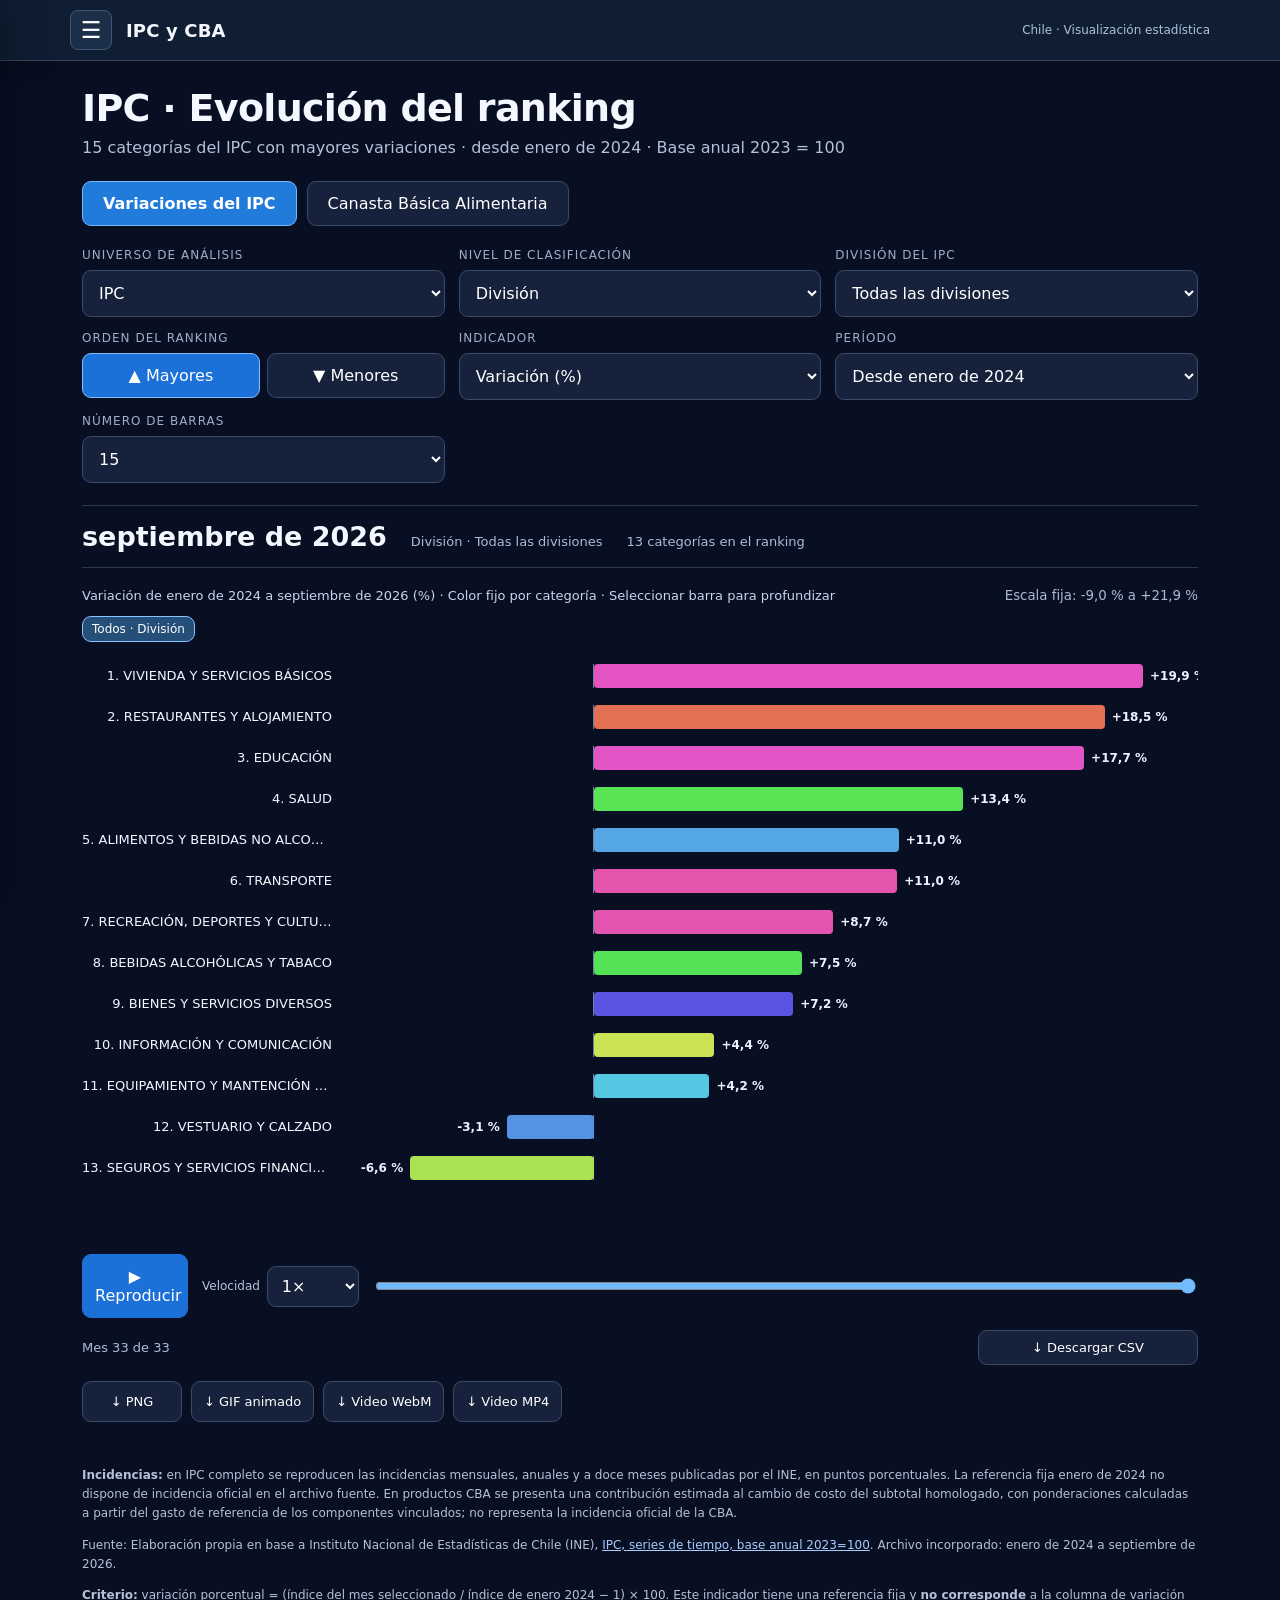
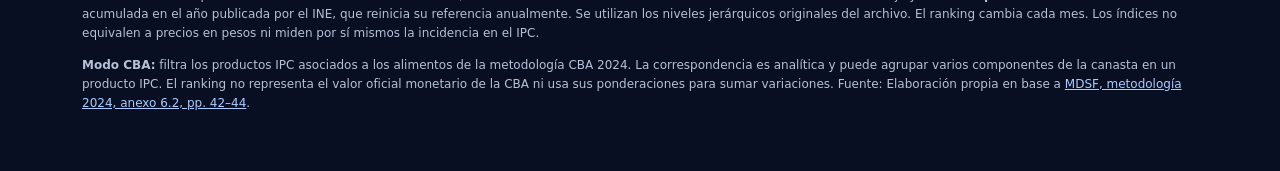
<file: site/plantilla.html>
<!doctype html><html lang="es"><head><meta charset="utf-8"><meta name="viewport" content="width=device-width, initial-scale=1"><title>IPC y CBA</title><style>
:root{font-family:Inter,system-ui,-apple-system,Segoe UI,Arial,sans-serif;background:#080f23;color:#f5f7ff;color-scheme:dark}*{box-sizing:border-box}body{margin:0}.shell{max-width:1160px;margin:auto;padding:25px 22px 46px}h1{font-size:clamp(24px,4vw,38px);margin:0 0 8px;letter-spacing:-.7px}p{color:#b4c1d6}.sub{margin-top:0}.controls{display:grid;grid-template-columns:1.2fr 1.6fr 1fr;gap:14px;margin:22px 0}.control label{display:block;color:#9eaec7;font-size:12px;text-transform:uppercase;letter-spacing:1px;margin:0 0 8px}select,button{background:#16213b;color:white;border:1px solid #3a4b68;border-radius:9px;padding:12px;font:inherit;width:100%}select{cursor:pointer}.statstrip{display:flex;flex-wrap:wrap;align-items:baseline;gap:10px 24px;padding:15px 0;border-top:1px solid #2a3853;border-bottom:1px solid #2a3853}.current{font-weight:800;font-size:27px}.tag{color:#a9bcda;font-size:13px}.chart{margin:20px 0 16px}.chartHead{display:flex;align-items:baseline;justify-content:space-between;gap:10px}.chartHead small{color:#a9bad2}.barlist{position:relative;display:grid;gap:6px;margin-top:14px}.item{display:grid;grid-template-columns:minmax(125px,250px) minmax(0,1fr) 100px;align-items:center;gap:12px;min-height:32px;transition:transform .3s ease}.name{text-align:right;font-size:13px;white-space:nowrap;overflow:hidden;text-overflow:ellipsis}.track{background:linear-gradient(to right,transparent 24.9%,#ffffff13 25%,transparent 25.1%,transparent 49.9%,#ffffff13 50%,transparent 50.1%,transparent 74.9%,#ffffff13 75%,transparent 75.1%);height:24px;position:relative;border-left:1px solid #4d5b73}.fill{height:100%;border-radius:0 5px 5px 0;background:linear-gradient(90deg,#3f82df,#70b2fa);min-width:2px;transition:width .35s ease}.value{font-weight:650;font-variant-numeric:tabular-nums;font-size:13px}.rangebox{display:flex;gap:14px;align-items:center;margin:26px 0 12px}.play{width:auto;min-width:106px;cursor:pointer;background:#1c71d8;border-color:#1c71d8}.range{width:100%;accent-color:#71bcff}.foot{font-size:12px;line-height:1.6;color:#9faec5;margin-top:26px}.foot a{color:#aaccff}.empty{padding:65px 15px;color:#adc0da;text-align:center;border:1px dashed #3b4c69;border-radius:10px}.item[title]{cursor:help}.download{max-width:220px;margin-left:auto;cursor:pointer;font-size:13px;padding:9px}.meta{display:flex;align-items:center;justify-content:space-between;gap:16px}.legend{color:#c7d5ea;font-size:13px}@media(max-width:650px){.shell{padding:22px 12px}.controls{grid-template-columns:1fr}.item{grid-template-columns:100px minmax(0,1fr) 70px;gap:7px;min-height:34px}.name{font-size:11px}.value{font-size:11px}.current{font-size:21px}.chartHead{align-items:start}.play{min-width:86px}.download{max-width:140px}}

.barlist{display:block;overflow:hidden;min-height:570px;isolation:isolate}.item{position:absolute;left:0;right:0;top:0;height:35px;min-height:35px;transform:translateY(var(--y,0px));transition:transform 580ms cubic-bezier(.24,.75,.26,1),opacity 320ms ease;will-change:transform;grid-template-columns:minmax(125px,250px) minmax(0,1fr);cursor:pointer;z-index:1}.item:hover,.item:focus-visible,.item.active{z-index:5}.item:hover .name,.item.active .name{color:#a7d6ff;white-space:normal;overflow:visible;background:#080f23}.item .fill{transition:width 580ms ease;min-width:0}.tooltip{position:fixed;z-index:100;max-width:min(365px,92vw);background:#fff;color:#101c36;padding:12px 14px;border:1px solid #cdd8e9;border-radius:10px;box-shadow:0 8px 35px #0008;pointer-events:none;white-space:normal;font-size:13px;line-height:1.5;display:none}.tooltip strong{font-size:14px}.exports{display:flex;flex-wrap:wrap;gap:9px;align-items:center;margin-top:16px}.exports button{width:auto;min-width:100px;font-size:13px;cursor:pointer}.exports button:disabled{opacity:.45;cursor:not-allowed}.exportmsg{color:#9fc8f5;font-size:12px;min-height:18px}.item.exit{opacity:0;pointer-events:none}.chart{overflow:visible}@media(max-width:650px){.item{grid-template-columns:100px minmax(0,1fr);gap:7px}.exports button{flex:1}}

/* Vistas separadas: serie oficial de la CBA y ranking analítico de productos */
.views{display:flex;gap:10px;margin:24px 0 15px;flex-wrap:wrap}.views button{width:auto;cursor:pointer;padding:12px 20px}.views button.active{background:#207bda;border-color:#71b8ff;font-weight:750}.official{border:1px solid #31435f;border-radius:14px;padding:22px;background:#0d1830}.official .headline{display:flex;gap:28px;align-items:baseline;flex-wrap:wrap}.official .bigmoney{font-size:clamp(28px,5vw,46px);font-weight:800;letter-spacing:-1px}.official .pill{background:#173350;border-radius:10px;padding:9px 13px;font-size:14px}.official svg{width:100%;height:auto;overflow:visible}.official .point{cursor:pointer;transition:r .15s}.official .point:hover,.official .point:focus{r:9;stroke:#fff;stroke-width:2}.official .months{display:flex;gap:8px;align-items:center;margin-top:14px;flex-wrap:wrap}.official input[type=range]{flex:1;min-width:170px}.official .source{color:#b0bfd8;font-size:13px;line-height:1.6}.official .source a{color:#9ecbff}.official .csvline{width:auto;cursor:pointer;margin-top:12px}.official .chartcard{margin:24px 0 8px}.official .legendline{font-size:13px;color:#aabbd5}.official #officialChart:focus{outline:none}
.sort-buttons{display:flex;gap:7px}.sort-buttons button{padding:12px 6px;cursor:pointer}.sort-buttons .rank-active{background:#1c71d8;border-color:#83bfff}.track{border-left:none;background:transparent}.fill{position:absolute;top:0;height:100%;border-radius:4px;min-width:0;transition:width .35s ease,left .35s ease}.barlist::before{content:none}@media(min-width:651px){.controls{grid-template-columns:repeat(3,minmax(0,1fr))}}
</style><style>
.cba-settings{display:flex;gap:12px;flex-wrap:wrap;margin:18px 0 16px}.cba-settings>div{display:flex;flex-direction:column;gap:6px;min-width:195px}.cba-settings label{font-size:13px;color:#b5c5dc}.cba-settings select{border:1px solid #53627c;border-radius:8px;padding:10px;background:#18253b;color:#f5f8fc;font-size:14px}.cba-settings select:focus-visible{outline:2px solid #80c6fb}.cba-caption{font-size:12px;color:#b5c5dc;margin-top:8px}
.sort-buttons{display:flex;gap:7px}.sort-buttons button{padding:12px 6px;cursor:pointer}.sort-buttons .rank-active{background:#1c71d8;border-color:#83bfff}.track{border-left:none;background:transparent}.fill{position:absolute;top:0;height:100%;border-radius:4px;min-width:0;transition:width .35s ease,left .35s ease}.barlist::before{content:none}@media(min-width:651px){.controls{grid-template-columns:repeat(3,minmax(0,1fr))}}
 [hidden]{display:none!important}.breadcrumbs{display:flex;flex-wrap:wrap;align-items:center;gap:6px;margin:12px 0 15px;min-height:28px}.breadcrumbs button{width:auto;min-width:0;padding:5px 9px;font-size:12px;border:1px solid #47617e;background:#182945;cursor:pointer}.breadcrumbs button:hover,.breadcrumbs button:focus-visible{border-color:#a6d5ff;color:#a6d5ff}.breadcrumbs span{color:#879cb9;font-size:12px}.breadcrumbs [aria-current="page"]{background:#254e79;border-color:#87c3ff;color:#fff;cursor:default}.item:focus-visible{outline:2px solid #9acfff;outline-offset:2px}

/* Velocidad de reproducción: la transición conserva proporción con la duración de cada mes. */
.rangebox .speed-control{display:flex;align-items:center;gap:7px;flex:0 0 auto}
.speed-control label{color:#b5c5dc;font-size:12px;white-space:nowrap}
.speed-control select{padding:9px 10px;width:92px;min-width:92px;cursor:pointer}
.item{transition-duration:var(--bar-transition,900ms),var(--bar-opacity,420ms)}
.item .fill{transition-duration:var(--bar-transition,900ms)}
@media(max-width:650px){.rangebox{flex-wrap:wrap}.rangebox .range{flex-basis:100%;order:3}.rangebox .speed-control{margin-left:auto}}
/* Etiquetas de valor al extremo de la barra: conservan posición al cambiar el signo. */
.bar-value{position:absolute;top:50%;white-space:nowrap;transform:translateY(-50%);font-size:12px;font-weight:650;font-variant-numeric:tabular-nums;color:#ecf3ff;pointer-events:none;text-shadow:0 1px 2px #080f23}
@media(max-width:650px){.bar-value{font-size:10px}}
</style><link rel="stylesheet" href="assets/navegacion.css"></head><body><header class="sitehead"><button type="button" class="site-menu-toggle" aria-label="Abrir menú de navegación" aria-controls="site-menu" aria-expanded="false">☰</button><a class="brand" href="index.html">IPC y CBA</a><span class="brand-sub">Chile · Visualización estadística</span></header><div class="site-nav-backdrop"></div><aside class="site-menu" id="site-menu" aria-label="Navegación principal"><div class="top">IPC y CBA <button type="button" class="nav-close" aria-label="Cerrar menú">✕</button></div><nav><a data-page="visualizaciones" href="index.html" aria-current="page">Visualizaciones</a><a data-page="guia" href="documentacion/guia-lectura.html">Guía de lectura</a><a data-page="metodologia" href="documentacion/metodologia.html">Metodología</a><a data-page="cba" href="documentacion/canasta-basica.html">Canasta Básica Alimentaria</a><a data-page="fuentes" href="documentacion/fuentes-datos.html">Fuentes y datos</a><a data-page="acerca" href="documentacion/acerca.html">Acerca del proyecto</a></nav><div class="nav-bottom">Visualizador estadístico independiente · Chile</div></aside><section class="doc-overlay" aria-label="Documentación"><iframe title="Documentación" loading="eager"></iframe></section><main class="shell"><h1>IPC · Evolución del ranking</h1><p class="sub"><span id="rankingSubtitle">15 categorías con mayores variaciones desde enero de 2024 · Base anual 2023 = 100</span></p><nav class="views" aria-label="Elegir visualización"><button id="productsTab" type="button" class="active" aria-selected="true">Variaciones del IPC</button><button id="officialTab" type="button" aria-selected="false">Canasta Básica Alimentaria</button></nav><section class="official" id="officialView" hidden><h2 style="margin:0 0 8px">Evolución de la Canasta Básica de Alimentos</h2><p style="margin:0 0 22px">Pesos corrientes por persona · Estimación experimental enero 2024–diciembre 2025; valores oficiales enero–agosto 2026</p><div class="cba-settings"><div><label for="cbaMetric">Indicador</label><select id="cbaMetric"><option value="money">Valor ($)</option><option value="pct">Variación acumulada (%)</option></select></div><div><label for="cbaReference">Período de referencia</label><select id="cbaReference"><option value="start">Desde enero de 2024</option><option value="year">Desde enero de 2026</option><option value="rolling">Últimos 12 meses</option></select></div></div><div class="headline"><span class="bigmoney" id="officialValue"></span><span class="pill" id="officialMonthly"></span><span class="pill" id="officialCumulative"></span></div><div class="chartcard"><div class="legendline" id="cbaLegend">Evolución de la CBA en pesos · tramo estimado (discontinuo) y tramo oficial (continuo)</div><svg id="officialChart" viewBox="0 0 1050 385" role="img" aria-label="Evolución mensual del valor de la CBA"></svg></div><div class="months"><label for="officialSlider">Mes:</label><input id="officialSlider" type="range" min="0" max="7" value="7" step="1"><strong id="officialDate"></strong></div><p class="source" id="officialSource"></p><button type="button" class="csvline" id="officialCSV">↓ Descargar serie CBA (CSV)</button><p class="source">Fuente: Elaboración propia en base a Ministerio de Desarrollo Social y Familia, <a href="https://observatorio.ministeriodesarrollosocial.gob.cl/nueva-serie-cba-2026" target="_blank" rel="noopener">informes mensuales CBA 2026</a>, cuadros 1 (p. 5). Los valores desde enero de 2026 son oficiales; los anteriores son estimaciones experimentales mediante IPC de alimentos, no el deflactor oficial compuesto. Los valores de 2025 y anteriores corresponden a una metodología distinta y no se empalman con esta serie.</p></section><div id="productsView"><section class="controls"><div class="control"><label for="mode">Universo de análisis</label><select id="mode"><option value="ipc">IPC</option><option value="cba">Productos vinculados a la CBA</option></select></div><div class="control" id="levelControl"><label for="level">Nivel de clasificación</label><select id="level"><option value="1" selected>División</option><option value="2">Grupo</option><option value="3">Clase</option><option value="4">Subclase</option><option value="5">Producto</option></select></div><div class="control" id="divControl"><label for="div">División del IPC</label><select id="div"><option value="all">Todas las divisiones</option></select></div><div class="control"><label>Orden del ranking</label><div class="sort-buttons" role="group" aria-label="Ordenar variaciones"><button id="rankHigh" type="button" class="rank-active" aria-pressed="true" title="Variaciones mayores primero">▲ Mayores</button><button id="rankLow" type="button" aria-pressed="false" title="Variaciones menores primero">▼ Menores</button></div></div><div class="control"><label for="indicator">Indicador</label><select id="indicator"><option value="variation">Variación (%)</option><option value="incidence">Incidencia / contribución (p.p.)</option></select></div><div class="control"><label for="variation">Período</label><select id="variation"><option value="start">Desde enero de 2024</option><option value="monthly">Mensual</option><option value="yoy">12 meses</option><option value="annual">Acumulada en el año</option></select></div><div class="control"><label for="count">Número de barras</label><select id="count"><option value="10">10</option><option value="15" selected>15</option><option value="20">20</option><option value="30">30</option></select></div></section><section class="statstrip"><span class="current" id="month"></span><span class="tag" id="scope"></span><span class="tag" id="details"></span></section><section class="chart"><div class="chartHead"><span class="legend"><span id="rankLegend">Variación desde enero de 2024 (%) · Color fijo por categoría</span></span><small id="scale"></small></div><nav id="breadcrumbs" class="breadcrumbs" aria-label="Ruta de categorías IPC"></nav><div class="barlist" id="bars"></div></section><div class="rangebox"><button class="play" id="play">▶ Reproducir</button><div class="speed-control"><label for="playSpeed">Velocidad</label><select id="playSpeed" aria-label="Velocidad de reproducción del ranking"><option value="0.75">0,75×</option><option value="1" selected>1×</option><option value="1.25">1,25×</option><option value="1.5">1,5×</option></select></div><input class="range" id="range" type="range" value="0" min="0" step="1" aria-label="Seleccionar mes"></div><div class="meta"><span class="tag" id="progress"></span><button class="download" id="csv">↓ Descargar CSV</button></div><div class="exports"><button id="png">↓ PNG</button><button id="gif">↓ GIF animado</button><button id="webm">↓ Video WebM</button><button id="mp4">↓ Video MP4</button></div><div class="exportmsg" id="exportmsg" role="status" aria-live="polite"></div><div class="tooltip" id="tooltip" role="tooltip"></div><div class="foot"><p><strong>Incidencias:</strong> en IPC completo se reproducen las incidencias mensuales, anuales y a doce meses publicadas por el INE, en puntos porcentuales. La referencia fija enero de 2024 no dispone de incidencia oficial en el archivo fuente. En productos CBA se presenta una contribución estimada al cambio de costo del subtotal homologado, con ponderaciones calculadas a partir del gasto de referencia de los componentes vinculados; no representa la incidencia oficial de la CBA.</p><p>Fuente: Elaboración propia en base a Instituto Nacional de Estadísticas de Chile (INE), <a href="https://www.ine.gob.cl/docs/default-source/%C3%ADndice-de-precios-al-consumidor/cuadros-estadisticos/base-anual-2023_100/series-de-tiempo/ipc-xls.xlsx" target="_blank" rel="noopener">IPC, series de tiempo, base anual 2023=100</a>. Archivo incorporado: enero de 2024 a septiembre de 2026.</p><p><strong>Criterio:</strong> variación porcentual = (índice del mes seleccionado / índice de enero 2024 − 1) × 100. Este indicador tiene una referencia fija y <strong>no corresponde</strong> a la columna de variación acumulada en el año publicada por el INE, que reinicia su referencia anualmente. Se utilizan los niveles jerárquicos originales del archivo. El ranking cambia cada mes. Los índices no equivalen a precios en pesos ni miden por sí mismos la incidencia en el IPC.</p><p><strong>Modo CBA:</strong> filtra los productos IPC asociados a los alimentos de la metodología CBA 2024. La correspondencia es analítica y puede agrupar varios componentes de la canasta en un producto IPC. El ranking no representa el valor oficial monetario de la CBA ni usa sus ponderaciones para sumar variaciones. Fuente: Elaboración propia en base a <a href="https://observatorio.ministeriodesarrollosocial.gob.cl/storage/docs/casen/2024/Metodologia_de_Medicion_de_la_Pobreza_por_Ingresos_2024.pdf" target="_blank" rel="noopener">MDSF, metodología 2024, anexo 6.2, pp. 42–44</a>.</p></div></div></main><script>const IPC_INCIDENCES={};const IPC_START_INCIDENCES={};const CBA_EXPENSES={};const CBA_TOTAL=0;const CBA_IPC=[];const CBA_SET=new Set(CBA_IPC.map(x=>x[0]+"|"+x[1]));const DATA={"dates":["2024-01","2024-02","2024-03","2024-04","2024-05","2024-06","2024-07","2024-08","2024-09","2024-10","2024-11","2024-12","2025-01","2025-02","2025-03","2025-04","2025-05","2025-06","2025-07","2025-08","2025-09","2025-10","2025-11","2025-12","2026-01","2026-02","2026-03","2026-04","2026-05","2026-06","2026-07","2026-08","2026-09"],"divisions":{"1":"ALIMENTOS Y BEBIDAS NO ALCOHÓLICAS","2":"BEBIDAS ALCOHÓLICAS Y TABACO","3":"VESTUARIO Y CALZADO","4":"VIVIENDA Y SERVICIOS BÁSICOS","5":"EQUIPAMIENTO Y MANTENCIÓN DEL HOGAR","6":"SALUD","7":"TRANSPORTE","8":"INFORMACIÓN Y COMUNICACIÓN","9":"RECREACIÓN, DEPORTES Y CULTURA","10":"EDUCACIÓN","11":"RESTAURANTES Y ALOJAMIENTO","12":"SEGUROS Y SERVICIOS FINANCIEROS","13":"BIENES Y SERVICIOS DIVERSOS"},"rows":[{"l":1,"c":"1","n":"ALIMENTOS Y BEBIDAS NO ALCOHÓLICAS","v":[0.0,0.213,-0.688,0.01,0.087,1.385,1.443,1.956,1.453,3.719,3.457,2.557,2.992,3.138,4.397,4.368,4.658,3.758,4.658,5.568,6.45,6.953,7.205,6.827,7.244,7.438,8.067,8.115,7.244,8.077,8.822,10.382,11.04]},{"l":2,"c":"1","n":"ALIMENTOS","v":[0.0,0.33,-0.446,0.097,0.136,1.338,1.396,2.094,1.716,3.597,3.587,2.54,2.899,3.19,4.547,4.538,4.586,3.49,4.315,4.877,5.905,6.331,6.835,6.477,6.748,6.855,7.621,7.553,6.709,7.456,8.076,9.696,10.529]},{"l":3,"c":"1","n":"PAN, CEREALES, HARINAS Y PASTAS","v":[0.0,1.391,0.793,1.783,2.243,2.899,2.292,2.086,2.977,3.79,3.918,3.007,4.496,4.799,5.485,5.064,5.044,5.749,6.386,5.906,7.258,5.906,7.003,6.552,6.934,6.435,6.376,7.209,4.966,8.129,8.815,8.531,9.167]},{"l":4,"c":"1","n":"ARROZ","v":[0.0,2.897,5.635,9.332,14.262,20.621,27.46,24.732,28.636,29.37,28.852,28.749,25.917,24.948,25.626,25.945,28.034,26.096,26.707,22.23,20.837,21.345,19.304,16.773,20.009,17.865,16.209,15.635,13.697,19.341,19.586,16.933,16.265]},{"l":5,"c":"1","n":"ARROZ","v":[0.0,2.897,5.635,9.332,14.262,20.621,27.46,24.732,28.636,29.37,28.852,28.749,25.917,24.948,25.626,25.945,28.034,26.096,26.707,22.23,20.837,21.345,19.304,16.773,20.009,17.865,16.209,15.635,13.697,19.341,19.586,16.933,16.265]},{"l":4,"c":"1","n":"HARINA DE CEREALES","v":[0.0,1.222,-2.078,-5.152,-5.82,-6.788,-7.409,-7.493,-9.101,-9.129,-9.308,-10.624,-6.638,-9.383,-11.875,-16.501,-13.981,-16.83,-15.466,-16.341,-16.04,-14.075,-14.065,-16.153,-13.718,-13.266,-13.436,-14.752,-16.313,-15.137,-14.009,-15.673,-11.668]},{"l":5,"c":"1","n":"HARINA DE TRIGO","v":[0.0,1.72,-2.325,-7.059,-8.609,-9.96,-10.99,-11.179,-13.466,-13.721,-13.948,-14.506,-9.875,-12.956,-15.687,-18.626,-15.422,-18.21,-16.074,-17.369,-17.057,-14.288,-14.251,-17.105,-13.466,-12.795,-12.899,-14.77,-17.114,-15.772,-14.534,-15.129,-13.069]},{"l":5,"c":"1","n":"HARINA DE OTROS CEREALES","v":[0.0,-0.074,-1.419,-0.028,1.688,1.753,2.254,2.439,2.662,3.246,3.2,-0.148,2.078,0.25,-1.605,-10.759,-10.082,-13.114,-13.829,-13.569,-13.3,-13.476,-13.56,-13.597,-14.394,-14.506,-14.867,-14.7,-14.162,-13.439,-12.567,-17.112,-7.902]},{"l":4,"c":"1","n":"PAN Y PRODUCTOS DE PANADERÍA","v":[0.0,1.539,1.115,2.161,2.328,2.901,1.707,1.5,2.713,3.502,4.035,2.92,4.765,5.653,6.709,6.265,5.998,7.459,8.011,7.172,8.771,7.242,8.929,8.662,8.564,8.139,8.1,9.343,6.561,10.063,10.704,10.103,10.803]},{"l":5,"c":"1","n":"PAN","v":[0.0,2.232,0.728,2.96,2.701,2.492,1.973,0.588,2.043,2.94,4.226,1.565,3.827,5.82,6.209,5.78,4.515,7.006,7.146,4.754,6.498,4.325,5.96,5.671,7.036,5.621,5.491,7.524,3.249,7.943,8.72,7.604,7.644]},{"l":5,"c":"1","n":"PRODUCTOS DE REPOSTERÍA","v":[0.0,0.951,2.49,3.421,4.745,5.382,4.147,4.647,6.333,8.185,8.793,11.234,13.832,14.41,15.802,16.538,16.371,16.449,15.891,17.234,17.606,18.93,19.341,19.547,19.763,19.253,19.204,20.067,20.429,22.508,22.253,22.057,22.498]},{"l":5,"c":"1","n":"GALLETAS","v":[0.0,-0.817,1.217,-3.241,-1.711,2.025,-2.12,2.224,1.397,1.217,-1.711,-0.713,-2.148,-5.855,-2.262,-4.619,0.105,-1.359,2.785,6.292,9.353,6.843,9.999,9.514,2.386,5.921,6.207,4.486,4.771,4.163,5.456,6.891,11.311]},{"l":5,"c":"1","n":"MASAS SALADAS PREPARADAS","v":[0.0,1.185,0.554,2.089,-4.023,-0.602,-2.507,-2.507,0.204,-5.014,-5.752,-4.674,-0.972,-1.234,0.622,2.138,-0.826,-0.068,-0.661,-1.02,-2.633,-3.226,1.972,-0.525,-2.38,2.196,3.216,2.925,-1.856,4.615,4.479,2.808,1.827]},{"l":4,"c":"1","n":"CEREALES PARA EL DESAYUNO","v":[0.0,-0.059,-6.281,-2.602,2.28,2.573,1.507,3.18,2.446,3.013,3.101,1.301,2.319,1.957,0.499,0.342,3.591,3.229,2.573,2.602,3.493,3.454,3.062,3.101,6.898,4.315,4.002,3.718,5.978,6.565,7.181,10.831,11.114]},{"l":5,"c":"1","n":"CEREALES PARA EL DESAYUNO","v":[0.0,-0.059,-6.281,-2.602,2.28,2.573,1.507,3.18,2.446,3.013,3.101,1.301,2.319,1.957,0.499,0.342,3.591,3.229,2.573,2.602,3.493,3.454,3.062,3.101,6.898,4.315,4.002,3.718,5.978,6.565,7.181,10.831,11.114]},{"l":4,"c":"1","n":"PASTAS","v":[0.0,-0.711,-2.665,-3.073,-6.401,-7.596,-7.928,-8.412,-8.725,-9.18,-12.603,-11.389,-10.327,-13.551,-15.334,-12.546,-12.423,-15.714,-14.026,-10.119,-7.966,-10.934,-12.385,-13.201,-11.645,-10.915,-9.73,-10.356,-11.152,-10.858,-9.303,-6.752,-7.084]},{"l":5,"c":"1","n":"PASTAS","v":[0.0,-0.711,-2.665,-3.073,-6.401,-7.596,-7.928,-8.412,-8.725,-9.18,-12.603,-11.389,-10.327,-13.551,-15.334,-12.546,-12.423,-15.714,-14.026,-10.119,-7.966,-10.934,-12.385,-13.201,-11.645,-10.915,-9.73,-10.356,-11.152,-10.858,-9.303,-6.752,-7.084]},{"l":4,"c":"1","n":"SNACKS","v":[0.0,1.218,2.563,1.618,4.843,3.791,4.726,6.792,2.378,7.026,5.593,5.857,4.775,4.268,6.276,3.196,-0.663,-0.926,0.331,6.051,6.188,4.171,4.132,4.726,3.469,3.128,3.089,2.962,4.103,5.74,6.344,8.517,8.673]},{"l":5,"c":"1","n":"SNACKS","v":[0.0,1.218,2.563,1.618,4.843,3.791,4.726,6.792,2.378,7.026,5.593,5.857,4.775,4.268,6.276,3.196,-0.663,-0.926,0.331,6.051,6.188,4.171,4.132,4.726,3.469,3.128,3.089,2.962,4.103,5.74,6.344,8.517,8.673]},{"l":3,"c":"1","n":"CARNES","v":[0.0,1.744,0.952,1.269,0.733,1.209,0.922,2.528,1.308,5.184,5.144,6.383,8.375,8.673,9.852,9.545,9.466,8.425,10.388,12.538,12.142,14.194,14.154,14.679,14.471,15.482,14.541,13.698,14.6,14.293,14.778,17.901,16.503]},{"l":4,"c":"1","n":"CARNE FRESCA, REFRIGERADA O CONGELADA","v":[0.0,1.746,2.012,1.489,0.966,1.558,1.42,3.284,2.209,6.055,6.233,7.87,10.444,10.611,11.893,11.292,11.045,9.359,11.321,13.393,12.939,15.434,15.355,15.937,15.72,16.607,15.503,14.665,16.075,15.503,16.006,19.655,18.432]},{"l":5,"c":"1","n":"CARNE DE VACUNO","v":[0.0,3.126,4.35,4.511,3.601,3.813,3.207,4.178,0.506,6.039,6.373,7.941,11.673,12.998,15.082,13.797,13.514,11.005,12.371,14.9,12.25,17.661,17.722,18.622,19.158,20.969,19.968,18.895,22.163,21.748,22.598,27.321,25.046]},{"l":5,"c":"1","n":"CARNE DE POLLO","v":[0.0,0.926,-0.473,-2.183,-1.786,-0.558,-0.047,3.478,5.454,8.374,8.204,10.227,11.853,10.076,9.934,10.671,10.832,9.896,13.185,13.922,16.134,15.577,14.915,13.762,12.382,12.779,10.709,10.265,8.932,7.921,7.873,10.425,10.454]},{"l":5,"c":"1","n":"CARNE DE CERDO","v":[0.0,-1.725,-0.951,-1.93,-2.695,-2.038,-1.627,0.608,3.42,2.44,2.44,3.586,3.655,3.057,3.763,3.165,2.479,2.293,3.684,6.712,8.702,5.615,6.075,8.623,7.751,5.615,6.075,5.252,4.939,4.312,4.821,6.82,7.927]},{"l":5,"c":"1","n":"CARNE DE PAVO","v":[0.0,-1.753,-8.494,-7.88,-9.154,-7.808,-7.365,-7.211,-6.371,-3.488,-1.148,0.38,0.804,2.232,6.009,4.771,2.72,3.082,6.38,8.865,15.561,18.661,19.176,22.655,22.935,26.035,25.194,25.05,26.044,27.616,26.74,26.667,20.432]},{"l":4,"c":"1","n":"CARNES PROCESADAS","v":[0.0,1.751,-2.375,0.564,0.02,0.131,-0.634,0.141,-1.51,2.466,1.731,1.741,1.912,2.637,3.463,4.097,4.54,5.486,7.458,9.854,9.623,10.307,10.377,10.77,10.549,11.958,11.515,10.679,9.995,10.518,10.911,12.451,10.498]},{"l":5,"c":"1","n":"CECINAS","v":[0.0,1.395,-2.017,-0.351,-0.672,0.11,-0.743,0.261,-1.556,2.971,1.736,1.445,1.586,2.328,3.362,4.075,4.496,5.791,7.888,10.588,10.327,11.501,11.903,12.314,11.592,13.087,12.625,11.863,10.347,10.949,11.542,13.167,10.959]},{"l":5,"c":"1","n":"HAMBURGUESAS","v":[0.0,5.947,-7.34,9.932,7.371,1.239,-0.94,-1.652,-1.972,-2.024,3.407,5.234,4.78,6.473,6.422,5.864,6.401,4.367,5.224,4.254,4.79,0.485,-3.521,-3.025,2.705,3.531,3.18,0.299,8.456,7.64,6.618,6.422,6.897]},{"l":5,"c":"1","n":"CARNES APANADAS","v":[0.0,0.776,0.949,1.184,0.031,-1.95,3.247,1.603,1.123,0.408,-2.634,0.633,3.767,1.082,-1.44,0.112,1.143,0.245,1.593,4.135,2.675,3.032,4.492,4.431,2.164,2.757,2.583,5.186,4.176,6.187,4.972,8.515,7.31]},{"l":3,"c":"1","n":"PESCADOS Y MARISCOS","v":[0.0,0.128,-2.983,-1.501,-1.335,0.805,-1.178,-0.883,0.52,1.305,3.739,1.501,1.452,3.199,3.906,2.591,5.721,4.917,6.977,6.408,5.78,6.389,5.957,4.72,6.408,7.861,7.291,8.93,6.31,6.742,8.852,10.108,10.913]},{"l":4,"c":"1","n":"PESCADOS FRESCOS O REFRIGERADOS","v":[0.0,-1.289,-6.786,-5.126,-2.353,-0.478,-4.267,-3.359,-1.367,-0.42,2.265,0.693,0.85,4.209,7.548,6.503,6.669,6.699,7.353,9.442,7.958,9.53,7.031,4.453,6.113,7.499,6.845,10.243,5.722,5.898,7.636,9.12,10.809]},{"l":5,"c":"1","n":"PESCADOS FRESCOS O REFRIGERADOS","v":[0.0,-1.289,-6.786,-5.126,-2.353,-0.478,-4.267,-3.359,-1.367,-0.42,2.265,0.693,0.85,4.209,7.548,6.503,6.669,6.699,7.353,9.442,7.958,9.53,7.031,4.453,6.113,7.499,6.845,10.243,5.722,5.898,7.636,9.12,10.809]},{"l":4,"c":"1","n":"PESCADOS EN CONSERVA","v":[0.0,1.458,1.223,2.231,-1.067,1.644,0.812,1.057,2.955,4.404,6.958,3.004,3.229,3.308,0.822,-1.135,3.601,3.092,8.944,3.621,3.19,2.985,5.0,5.744,6.635,8.504,9.003,6.644,6.126,7.574,9.179,10.079,10.011]},{"l":5,"c":"1","n":"PESCADOS EN CONSERVA","v":[0.0,1.458,1.223,2.231,-1.067,1.644,0.812,1.057,2.955,4.404,6.958,3.004,3.229,3.308,0.822,-1.135,3.601,3.092,8.944,3.621,3.19,2.985,5.0,5.744,6.635,8.504,9.003,6.644,6.126,7.574,9.179,10.079,10.011]},{"l":4,"c":"1","n":"MARISCOS FRESCOS O REFRIGERADOS","v":[0.0,1.616,-0.616,0.737,0.121,2.293,3.545,1.545,1.323,-0.293,1.151,1.121,0.02,0.535,0.788,-0.313,8.363,3.676,2.565,2.99,4.646,3.343,3.838,1.808,6.908,7.817,4.858,10.918,9.686,8.322,12.645,14.948,14.998]},{"l":5,"c":"1","n":"MARISCOS FRESCOS O REFRIGERADOS","v":[0.0,1.616,-0.616,0.737,0.121,2.293,3.545,1.545,1.323,-0.293,1.151,1.121,0.02,0.535,0.788,-0.313,8.363,3.676,2.565,2.99,4.646,3.343,3.838,1.808,6.908,7.817,4.858,10.918,9.686,8.322,12.645,14.948,14.998]},{"l":4,"c":"1","n":"MARISCOS EN CONSERVA","v":[0.0,0.93,-1.095,2.714,3.877,4.342,3.431,4.342,-0.271,0.921,2.374,-0.504,-1.793,-0.959,-3.16,-2.908,3.76,3.208,0.136,5.088,5.447,8.093,8.374,8.994,6.445,6.881,6.086,6.106,3.877,4.439,8.151,6.174,6.193]},{"l":5,"c":"1","n":"MARISCOS EN CONSERVA","v":[0.0,0.93,-1.095,2.714,3.877,4.342,3.431,4.342,-0.271,0.921,2.374,-0.504,-1.793,-0.959,-3.16,-2.908,3.76,3.208,0.136,5.088,5.447,8.093,8.374,8.994,6.445,6.881,6.086,6.106,3.877,4.439,8.151,6.174,6.193]},{"l":3,"c":"1","n":"LÁCTEOS, BEBIDAS VEGETALES Y HUEVOS","v":[0.0,1.306,0.772,3.037,3.789,5.026,5.233,4.304,4.244,3.275,4.353,3.947,1.721,2.533,3.453,5.194,6.678,6.816,9.201,9.666,10.467,9.567,10.675,10.239,8.043,8.389,8.577,10.032,11.239,12.475,12.169,11.921,11.822]},{"l":4,"c":"1","n":"LECHE LÍQUIDA","v":[0.0,-0.971,-2.09,2.655,4.14,5.527,6.428,6.25,5.824,3.665,3.14,2.704,0.416,-0.04,1.555,5.784,6.171,8.548,8.974,11.282,10.569,9.964,9.053,8.36,7.825,9.38,9.677,11.817,12.817,13.035,8.261,11.757,12.51]},{"l":5,"c":"1","n":"LECHE LÍQUIDA","v":[0.0,-0.971,-2.09,2.655,4.14,5.527,6.428,6.25,5.824,3.665,3.14,2.704,0.416,-0.04,1.555,5.784,6.171,8.548,8.974,11.282,10.569,9.964,9.053,8.36,7.825,9.38,9.677,11.817,12.817,13.035,8.261,11.757,12.51]},{"l":4,"c":"1","n":"OTRAS LECHES Y CREMAS","v":[0.0,1.438,1.815,-2.31,-2.846,-3.639,-1.805,-2.836,-3.233,-3.024,-2.578,-4.214,-4.551,-6.475,-3.133,-3.827,-3.847,-2.876,2.251,-3.074,0.932,1.448,0.853,1.259,-3.361,-3.342,-1.785,1.111,-2.33,-0.863,0.426,-0.912,0.337]},{"l":5,"c":"1","n":"LECHE EN POLVO","v":[0.0,2.32,4.387,-3.222,-2.948,-2.685,0.233,-0.111,-2.968,-2.32,-2.654,-4.903,-5.015,-7.304,-3.728,-3.991,-2.452,-0.78,3.12,-3.951,1.56,2.918,2.745,3.282,-0.861,-3.191,-1.813,3.242,-1.054,1.692,3.222,2.138,4.609]},{"l":5,"c":"1","n":"CREMAS Y LECHES CONSERVADAS","v":[0.0,0.279,-1.513,-1.137,-2.737,-4.886,-4.471,-6.37,-3.594,-3.951,-2.496,-3.344,-3.951,-5.416,-2.39,-3.633,-5.666,-5.609,1.118,-1.947,0.116,-0.472,-1.6,-1.368,-6.611,-3.546,-1.754,-1.638,-3.99,-4.173,-3.199,-4.876,-5.204]},{"l":4,"c":"1","n":"BEBIDAS VEGETALES","v":[0.0,2.574,0.052,7.026,9.309,9.454,9.765,7.296,10.824,11.0,8.261,12.09,15.795,13.18,15.961,6.631,15.338,11.478,13.761,10.917,12.941,12.744,9.631,13.429,17.995,16.677,10.357,8.946,12.277,11.125,10.17,17.02,14.342]},{"l":5,"c":"1","n":"BEBIDAS VEGETALES","v":[0.0,2.574,0.052,7.026,9.309,9.454,9.765,7.296,10.824,11.0,8.261,12.09,15.795,13.18,15.961,6.631,15.338,11.478,13.761,10.917,12.941,12.744,9.631,13.429,17.995,16.677,10.357,8.946,12.277,11.125,10.17,17.02,14.342]},{"l":4,"c":"1","n":"QUESOS","v":[0.0,1.599,1.369,2.739,3.149,4.608,4.578,3.529,4.298,3.359,5.728,6.317,4.948,6.168,5.728,7.477,6.567,7.317,6.907,7.957,8.267,7.657,11.945,11.705,9.556,9.046,8.567,7.777,10.966,13.285,13.525,12.615,12.935]},{"l":5,"c":"1","n":"QUESOS","v":[0.0,1.599,1.369,2.739,3.149,4.608,4.578,3.529,4.298,3.359,5.728,6.317,4.948,6.168,5.728,7.477,6.567,7.317,6.907,7.957,8.267,7.657,11.945,11.705,9.556,9.046,8.567,7.777,10.966,13.285,13.525,12.615,12.935]},{"l":4,"c":"1","n":"YOGURES Y PRODUCTOS SIMILARES","v":[0.0,0.937,-1.2,-0.332,-0.273,-0.098,-0.82,-1.59,-1.756,0.098,2.098,2.088,2.351,2.82,1.727,3.044,4.556,1.649,4.576,5.395,7.688,6.556,6.478,7.171,7.824,8.907,8.663,9.707,8.41,10.205,10.8,12.0,12.4]},{"l":5,"c":"1","n":"YOGURES Y PRODUCTOS SIMILARES","v":[0.0,0.937,-1.2,-0.332,-0.273,-0.098,-0.82,-1.59,-1.756,0.098,2.098,2.088,2.351,2.82,1.727,3.044,4.556,1.649,4.576,5.395,7.688,6.556,6.478,7.171,7.824,8.907,8.663,9.707,8.41,10.205,10.8,12.0,12.4]},{"l":4,"c":"1","n":"POSTRES LÁCTEOS","v":[0.0,3.153,-0.919,1.46,0.89,4.381,2.863,0.222,2.36,2.07,5.88,3.878,-1.373,2.669,1.122,0.6,6.441,3.046,9.101,10.938,10.812,13.027,12.466,12.147,9.874,13.433,13.482,13.859,10.919,13.781,14.913,14.971,13.907]},{"l":5,"c":"1","n":"POSTRES LÁCTEOS","v":[0.0,3.153,-0.919,1.46,0.89,4.381,2.863,0.222,2.36,2.07,5.88,3.878,-1.373,2.669,1.122,0.6,6.441,3.046,9.101,10.938,10.812,13.027,12.466,12.147,9.874,13.433,13.482,13.859,10.919,13.781,14.913,14.971,13.907]},{"l":4,"c":"1","n":"HUEVOS","v":[0.0,1.703,3.505,9.698,12.297,13.665,14.522,14.118,11.627,8.497,6.646,5.149,-0.384,0.817,5.395,8.329,13.902,14.699,20.833,20.794,21.522,17.653,16.481,14.384,9.639,8.959,10.436,16.265,19.642,18.204,18.096,15.359,13.281]},{"l":5,"c":"1","n":"HUEVOS","v":[0.0,1.703,3.505,9.698,12.297,13.665,14.522,14.118,11.627,8.497,6.646,5.149,-0.384,0.817,5.395,8.329,13.902,14.699,20.833,20.794,21.522,17.653,16.481,14.384,9.639,8.959,10.436,16.265,19.642,18.204,18.096,15.359,13.281]},{"l":3,"c":"1","n":"ACEITES Y GRASAS","v":[0.0,-0.859,-3.317,-1.542,1.483,2.273,1.786,2.293,2.488,4.039,2.888,2.225,2.303,3.844,4.098,5.903,5.679,3.093,5.308,2.566,5.171,3.386,3.415,4.176,5.757,3.425,2.956,2.156,3.825,3.454,2.566,2.351,4.303]},{"l":4,"c":"1","n":"ACEITES VEGETALES","v":[0.0,-0.169,-6.026,-3.519,1.844,2.983,3.588,3.112,3.241,5.481,4.014,2.726,2.637,5.055,4.678,6.314,6.809,1.249,5.739,2.171,5.798,3.747,3.241,3.608,5.739,0.763,0.694,0.287,2.518,1.685,-0.456,-0.496,2.528]},{"l":5,"c":"1","n":"ACEITE VEGETAL Y DE MARAVILLA","v":[0.0,-0.755,-6.903,-7.148,-4.731,-6.23,-7.668,-8.912,-9.483,-6.985,-9.034,-9.616,-8.83,-6.546,-5.782,-5.241,-4.568,-10.258,-5.69,-8.637,-3.814,-7.189,-7.23,-7.311,-4.425,-8.841,-8.555,-7.872,-6.72,-8.004,-10.023,-9.809,-6.077]},{"l":5,"c":"1","n":"ACEITE DE OLIVA","v":[0.0,2.208,-2.463,11.13,28.332,40.154,48.962,51.573,54.518,55.762,56.638,52.511,48.856,51.836,46.893,52.923,52.704,47.673,51.81,45.772,44.597,47.831,45.465,47.621,46.701,39.488,38.007,33.205,39.742,40.741,38.156,37.061,37.236]},{"l":4,"c":"1","n":"MANTEQUILLA","v":[0.0,-2.292,-0.355,0.384,0.528,1.64,0.038,2.359,2.206,2.216,2.666,1.957,1.755,1.736,2.398,4.872,5.582,6.829,6.992,3.693,4.738,2.868,3.741,5.39,6.062,7.433,6.513,4.988,7.558,6.944,8.345,7.884,8.747]},{"l":5,"c":"1","n":"MANTEQUILLA","v":[0.0,-2.292,-0.355,0.384,0.528,1.64,0.038,2.359,2.206,2.216,2.666,1.957,1.755,1.736,2.398,4.872,5.582,6.829,6.992,3.693,4.738,2.868,3.741,5.39,6.062,7.433,6.513,4.988,7.558,6.944,8.345,7.884,8.747]},{"l":4,"c":"1","n":"MARGARINA","v":[0.0,-0.245,2.077,3.115,2.398,0.415,-2.464,-2.143,-0.604,1.935,-2.322,0.415,2.209,3.747,6.069,6.815,0.057,1.68,-1.888,1.331,3.143,3.039,3.332,3.568,4.965,5.513,4.314,3.54,-0.349,2.473,1.331,0.953,0.481]},{"l":5,"c":"1","n":"MARGARINA","v":[0.0,-0.245,2.077,3.115,2.398,0.415,-2.464,-2.143,-0.604,1.935,-2.322,0.415,2.209,3.747,6.069,6.815,0.057,1.68,-1.888,1.331,3.143,3.039,3.332,3.568,4.965,5.513,4.314,3.54,-0.349,2.473,1.331,0.953,0.481]},{"l":3,"c":"1","n":"FRUTAS Y FRUTOS SECOS","v":[0.0,-0.21,0.621,-0.375,-1.927,-4.43,-5.591,-7.043,-6.02,-2.777,-1.589,-1.416,-1.151,-2.366,0.639,-1.663,-3.508,-6.897,-7.655,-7.491,-5.591,-2.549,-1.845,-1.434,-1.206,-2.357,2.85,-0.128,-5.116,-7.555,-8.998,-6.248,-3.353]},{"l":4,"c":"1","n":"FRUTAS FRESCAS","v":[0.0,-0.263,0.626,-0.436,-2.224,-5.148,-6.482,-8.162,-7.09,-3.459,-2.233,-2.052,-1.67,-3.059,0.154,-2.342,-4.403,-8.116,-9.106,-8.842,-6.818,-3.55,-2.696,-2.17,-2.061,-3.486,2.351,-1.044,-6.446,-9.305,-10.867,-7.871,-4.803]},{"l":5,"c":"1","n":"PALTAS","v":[0.0,2.336,4.654,3.514,2.92,3.282,3.588,-0.89,0.028,2.262,-0.501,-1.187,-1.168,-2.411,-1.307,-1.743,-3.514,-6.481,-6.555,-10.013,-9.642,-8.752,-10.875,-9.447,-7.602,-6.879,-3.263,-2.216,-6.972,-10.477,-13.147,-7.324,-2.142]},{"l":5,"c":"1","n":"FRUTAS DE ESTACIÓN","v":[0.0,-5.932,-10.571,-11.714,-8.581,-3.254,1.571,4.137,5.513,6.136,8.99,10.98,0.716,-4.481,-5.439,-8.618,-6.09,-2.622,2.138,6.982,10.366,12.932,16.846,10.366,1.45,-4.974,-3.626,-3.775,-4.332,-1.06,5.476,10.301,11.528]},{"l":5,"c":"1","n":"PLÁTANOS","v":[0.0,-0.525,-3.597,-2.739,-6.183,-6.899,-6.193,-7.595,-8.34,2.052,1.565,-9.189,-3.674,-1.212,2.834,-3.073,-6.384,-2.357,-2.328,-2.424,-1.221,11.021,4.284,1.422,-7.29,-3.989,13.941,-3.397,-11.069,-4.323,-3.225,-9.246,-2.376]},{"l":5,"c":"1","n":"LIMONES","v":[0.0,6.249,24.826,19.453,2.596,-18.714,-33.603,-38.932,-38.614,-33.336,-27.353,-22.961,-8.192,-4.109,13.737,10.668,0.12,-27.25,-40.6,-42.19,-38.726,-36.663,-31.299,-21.731,-3.353,3.37,18.68,7.384,-11.046,-31.522,-44.855,-40.806,-40.48]},{"l":5,"c":"1","n":"NARANJAS","v":[0.0,4.926,14.768,25.547,26.15,3.506,-9.527,-15.816,-12.134,-7.078,-2.263,1.419,3.377,8.655,19.833,20.946,16.336,2.273,-6.939,-7.393,-4.072,-1.725,1.957,7.922,12.199,13.061,22.839,25.575,20.399,5.371,-6.837,-5.529,-7.477]},{"l":5,"c":"1","n":"MANZANAS","v":[0.0,-4.002,-13.613,-22.035,-23.994,-25.259,-26.212,-23.521,-21.57,-18.216,-15.381,-10.16,-4.322,-12.226,-15.335,-20.168,-22.37,-23.537,-23.133,-21.402,-19.604,-17.607,-13.415,-7.828,-0.152,-10.938,-15.343,-18.796,-22.66,-23.415,-25.236,-22.721,-19.184]},{"l":5,"c":"1","n":"PERAS","v":[0.0,-2.462,-8.003,-10.968,-10.783,-11.568,-11.303,-10.43,-9.415,-4.65,-2.241,-0.274,0.274,-6.256,-6.044,-8.215,-8.788,-10.147,-11.709,-7.491,-5.312,-1.553,2.479,9.062,8.824,-0.944,-4.712,-4.985,-5.806,-7.28,-7.174,-5.683,-2.144]},{"l":4,"c":"1","n":"FRUTOS SECOS","v":[0.0,0.691,1.373,0.797,0.97,2.774,3.11,3.965,4.886,4.541,5.558,6.048,5.049,5.721,7.296,6.259,6.48,6.201,7.392,6.893,7.555,8.765,8.131,7.574,8.928,10.694,10.156,10.848,9.408,10.636,10.176,10.963,12.624]},{"l":5,"c":"1","n":"FRUTOS SECOS","v":[0.0,0.691,1.373,0.797,0.97,2.774,3.11,3.965,4.886,4.541,5.558,6.048,5.049,5.721,7.296,6.259,6.48,6.201,7.392,6.893,7.555,8.765,8.131,7.574,8.928,10.694,10.156,10.848,9.408,10.636,10.176,10.963,12.624]},{"l":4,"c":"1","n":"FRUTAS PRESERVADAS","v":[0.0,-1.638,-3.551,-3.286,-1.069,-2.54,-2.217,-2.717,-4.051,-3.109,-3.512,-5.012,-5.042,-6.327,-6.67,-5.454,-5.856,-7.759,-6.219,-7.955,-6.121,-6.317,-6.67,-7.7,-6.69,-8.259,-7.71,-6.866,-6.905,-5.758,-5.326,-6.474,-6.846]},{"l":5,"c":"1","n":"FRUTAS PRESERVADAS","v":[0.0,-1.638,-3.551,-3.286,-1.069,-2.54,-2.217,-2.717,-4.051,-3.109,-3.512,-5.012,-5.042,-6.327,-6.67,-5.454,-5.856,-7.759,-6.219,-7.955,-6.121,-6.317,-6.67,-7.7,-6.69,-8.259,-7.71,-6.866,-6.905,-5.758,-5.326,-6.474,-6.846]},{"l":3,"c":"1","n":"HORTALIZAS, LEGUMBRES Y TUBÉRCULOS","v":[0.0,-5.126,-6.688,-7.081,-6.922,-0.346,2.123,5.65,3.162,5.416,2.853,-4.659,-5.753,-5.426,-1.796,-2.17,-2.797,-7.278,-9.832,-8.868,-5.529,-5.416,-5.239,-7.83,-6.165,-6.137,-1.993,-2.236,-3.499,-2.367,0.131,5.622,9.944]},{"l":4,"c":"1","n":"HORTALIZAS Y LEGUMINOSAS","v":[0.0,-4.462,-4.657,-5.761,-5.455,3.924,6.754,12.84,10.14,5.65,2.792,-3.887,-5.743,-3.219,2.792,2.792,2.208,-3.618,-7.375,-5.464,0.733,0.844,0.742,-3.989,-2.709,-3.164,3.46,1.364,0.019,1.688,4.982,11.393,17.265]},{"l":5,"c":"1","n":"VERDURAS DE ESTACIÓN","v":[0.0,-2.433,0.801,-0.087,0.097,5.243,8.41,15.632,14.184,12.513,9.897,6.295,2.51,3.08,5.436,3.08,2.53,0.657,0.55,1.979,5.745,5.571,3.36,-0.241,-1.091,3.35,7.657,6.006,4.789,5.851,10.293,13.643,15.497]},{"l":5,"c":"1","n":"TOMATES","v":[0.0,-8.587,-14.128,-16.212,-16.177,2.12,-3.474,-0.374,0.695,-3.821,-0.775,-16.319,-21.967,-13.781,5.808,13.317,14.377,-2.432,-16.408,-18.92,-3.492,-3.652,-1.684,-13.878,-8.097,-14.368,0.668,-1.862,-4.552,-1.853,-3.893,-3.599,1.871]},{"l":5,"c":"1","n":"LECHUGAS","v":[0.0,0.238,3.59,8.688,14.162,32.252,49.301,55.212,37.102,9.323,5.594,1.944,9.402,17.951,20.807,16.612,8.827,5.703,2.579,7.299,7.984,5.465,9.144,10.751,13.815,14.113,21.482,18.268,11.862,12.06,17.693,30.527,44.253]},{"l":5,"c":"1","n":"CEBOLLAS Y CEBOLLINES","v":[0.0,-1.854,-0.542,-0.989,-1.807,0.656,1.502,2.777,0.342,-3.3,-7.703,-10.327,-9.975,-9.509,-8.568,-9.604,-10.004,-11.487,-12.828,-10.365,-11.326,-10.955,-6.78,-5.515,-6.428,-5.934,-5.278,-6.714,-5.572,-5.772,-1.978,2.33,2.453]},{"l":5,"c":"1","n":"ZAPALLOS","v":[0.0,-12.361,-16.904,-19.06,-19.823,-20.37,-19.93,-14.724,-13.298,-8.813,-11.275,-10.313,-15.395,-18.795,-18.496,-17.767,-17.02,-19.847,-21.945,-14.409,-6.773,-1.575,3.416,-0.978,-10.222,-15.362,-16.233,-15.951,-12.345,-6.4,0.58,17.634,15.52]},{"l":5,"c":"1","n":"ZANAHORIAS","v":[0.0,0.787,-0.741,-5.398,-9.351,-10.156,-5.124,-0.009,4.703,11.309,10.184,8.473,9.873,6.716,2.873,-3.175,-3.504,-8.784,-9.388,-3.138,-3.166,1.665,-2.388,-3.98,1.235,1.235,4.575,1.592,0.805,-1.171,7.411,28.438,50.261]},{"l":5,"c":"1","n":"PIMIENTOS MORRONES","v":[0.0,-8.32,-12.903,-15.294,-18.612,-14.439,-2.982,18.612,18.71,24.674,6.111,-8.83,-12.238,-19.146,-18.669,-19.984,-19.121,-17.166,-12.23,-8.485,-3.211,-0.542,-7.721,-14.858,-11.893,-13.125,-9.117,-12.411,-12.756,-11.614,-11.302,0.164,10.793]},{"l":5,"c":"1","n":"ZAPALLOS ITALIANOS","v":[0.0,0.663,19.388,6.743,12.35,33.379,34.789,45.277,28.151,24.332,2.893,4.008,13.097,14.191,16.6,8.468,18.62,17.589,28.14,31.664,42.741,27.225,4.544,3.471,1.673,12.087,18.041,15.99,23.227,34.252,48.117,46.76,60.593]},{"l":4,"c":"1","n":"PAPAS","v":[0.0,-16.57,-22.79,-24.723,-26.024,-20.83,-15.883,-17.386,-18.714,4.479,0.458,-16.241,-25.868,-31.236,-31.593,-34.552,-37.025,-40.176,-44.133,-46.46,-47.211,-47.77,-46.002,-45.058,-41.522,-39.232,-37.565,-31.666,-32.655,-33.159,-30.42,-18.045,-10.992]},{"l":5,"c":"1","n":"PAPAS","v":[0.0,-16.57,-22.79,-24.723,-26.024,-20.83,-15.883,-17.386,-18.714,4.479,0.458,-16.241,-25.868,-31.236,-31.593,-34.552,-37.025,-40.176,-44.133,-46.46,-47.211,-47.77,-46.002,-45.058,-41.522,-39.232,-37.565,-31.666,-32.655,-33.159,-30.42,-18.045,-10.992]},{"l":4,"c":"1","n":"LEGUMBRES SECAS","v":[0.0,0.478,0.365,2.632,4.244,4.862,4.721,8.749,8.159,9.124,6.96,6.988,10.07,10.286,9.19,9.059,10.267,8.703,9.948,9.386,10.454,8.15,8.965,9.274,10.361,7.232,5.864,5.958,5.265,4.834,4.609,1.518,3.26]},{"l":5,"c":"1","n":"LEGUMBRES SECAS","v":[0.0,0.478,0.365,2.632,4.244,4.862,4.721,8.749,8.159,9.124,6.96,6.988,10.07,10.286,9.19,9.059,10.267,8.703,9.948,9.386,10.454,8.15,8.965,9.274,10.361,7.232,5.864,5.958,5.265,4.834,4.609,1.518,3.26]},{"l":4,"c":"1","n":"VERDURAS CONGELADAS","v":[0.0,-0.479,-3.7,-5.081,-1.476,-1.035,-2.425,-4.927,-10.688,-2.761,-3.144,-12.529,-3.0,-0.633,-2.387,-5.263,-1.15,-5.1,-2.234,-1.582,-5.694,-2.377,-3.652,-3.47,-3.144,-2.234,-3.173,-3.786,-4.515,-2.262,-2.176,-2.118,-2.722]},{"l":5,"c":"1","n":"VERDURAS CONGELADAS","v":[0.0,-0.479,-3.7,-5.081,-1.476,-1.035,-2.425,-4.927,-10.688,-2.761,-3.144,-12.529,-3.0,-0.633,-2.387,-5.263,-1.15,-5.1,-2.234,-1.582,-5.694,-2.377,-3.652,-3.47,-3.144,-2.234,-3.173,-3.786,-4.515,-2.262,-2.176,-2.118,-2.722]},{"l":4,"c":"1","n":"OTRAS PREPARACIONES DE VEGETALES","v":[0.0,1.24,-0.4,2.891,2.54,4.19,4.786,6.007,3.458,6.886,6.144,3.467,9.455,7.091,9.475,11.233,10.275,8.185,8.586,10.139,10.49,11.037,10.822,10.52,12.209,12.385,13.528,13.577,11.955,13.02,14.046,13.391,11.516]},{"l":5,"c":"1","n":"PAPAS FRITAS","v":[0.0,3.646,-1.156,4.496,4.634,5.128,7.846,7.638,6.126,11.897,8.221,7.747,13.943,9.753,12.036,16.018,12.846,9.921,11.077,12.125,11.028,12.668,12.816,11.927,15.257,11.008,13.953,15.949,14.417,11.502,11.937,17.213,15.01]},{"l":5,"c":"1","n":"VERDURAS ENCURTIDAS","v":[0.0,2.545,3.526,6.538,4.109,13.542,15.028,18.593,11.871,12.318,21.109,13.581,22.499,19.108,28.793,31.348,26.452,29.104,21.848,28.764,27.667,32.699,32.971,31.727,28.249,34.311,34.642,32.738,30.367,37.624,38.294,29.794,26.316]},{"l":5,"c":"1","n":"PAPAS CONGELADAS Y DESHIDRATADAS","v":[0.0,-1.777,2.185,0.097,2.418,1.632,0.117,1.301,-0.913,0.913,1.136,-6.779,-0.155,0.223,-1.36,-1.748,4.244,-2.175,3.788,2.603,7.07,1.496,1.544,0.612,5.409,6.274,5.943,4.409,2.175,3.496,7.468,5.089,4.487]},{"l":5,"c":"1","n":"HORTALIZAS EN CONSERVA","v":[0.0,-2.318,-4.616,-0.487,-2.912,-2.561,-6.097,-4.577,-6.028,-1.753,-5.522,-5.142,-0.575,-2.522,-1.743,-3.058,-4.675,-5.853,-3.993,-3.827,-0.029,-1.607,-2.152,-1.811,-1.948,3.886,3.448,2.493,0.653,3.37,3.467,-1.412,-2.552]},{"l":5,"c":"1","n":"SUSTITUTOS VEGETALES DE CARNE","v":[0.0,-0.372,-4.564,-1.038,-1.591,-4.554,-4.383,-2.144,-2.649,-1.267,-7.136,-2.401,-3.096,-1.362,-3.639,-4.24,-0.286,-1.067,-1.705,-1.524,-5.955,-3.563,-6.66,-1.801,0.105,-3.211,-2.868,-2.268,-0.924,1.42,1.038,1.191,0.534]},{"l":3,"c":"1","n":"AZÚCAR, CONFITES Y POSTRES","v":[0.0,0.727,-0.134,-0.545,-0.43,-0.306,1.234,1.941,1.253,3.337,4.332,3.337,4.188,4.217,4.379,5.326,5.766,5.632,6.827,7.497,8.501,9.189,9.696,10.499,10.872,10.729,11.102,12.861,11.264,11.991,13.043,12.144,15.051]},{"l":4,"c":"1","n":"AZÚCAR","v":[0.0,0.561,-1.215,-3.221,-1.804,-2.522,-1.951,-3.019,-4.123,-1.933,-1.454,-3.175,-2.347,-2.973,-2.374,-1.703,-2.071,-6.773,-6.184,-8.31,-2.908,-5.2,-6.727,-3.838,-7.546,-7.951,-7.602,-8.614,-5.467,-7.077,-9.599,-5.356,-5.494]},{"l":5,"c":"1","n":"AZÚCAR","v":[0.0,0.561,-1.215,-3.221,-1.804,-2.522,-1.951,-3.019,-4.123,-1.933,-1.454,-3.175,-2.347,-2.973,-2.374,-1.703,-2.071,-6.773,-6.184,-8.31,-2.908,-5.2,-6.727,-3.838,-7.546,-7.951,-7.602,-8.614,-5.467,-7.077,-9.599,-5.356,-5.494]},{"l":4,"c":"1","n":"ENDULZANTES","v":[0.0,0.707,-3.063,0.609,-1.747,-1.973,-3.465,-1.06,-1.07,2.866,-0.864,-0.825,-0.589,1.728,-2.12,0.628,-2.12,-0.422,-3.033,-4.172,-3.504,-3.436,-3.828,-4.565,-2.65,-1.728,-3.377,-1.06,-6.822,-2.415,-4.368,-3.141,-1.934]},{"l":5,"c":"1","n":"ENDULZANTES","v":[0.0,0.707,-3.063,0.609,-1.747,-1.973,-3.465,-1.06,-1.07,2.866,-0.864,-0.825,-0.589,1.728,-2.12,0.628,-2.12,-0.422,-3.033,-4.172,-3.504,-3.436,-3.828,-4.565,-2.65,-1.728,-3.377,-1.06,-6.822,-2.415,-4.368,-3.141,-1.934]},{"l":4,"c":"1","n":"MERMELADAS Y POSTRES NO LÁCTEOS","v":[0.0,2.026,-2.064,-1.163,-2.181,-0.611,-4.051,1.056,0.039,-1.948,-0.678,1.289,1.134,-0.262,0.039,0.029,2.093,1.192,0.95,2.394,3.266,3.489,3.76,4.4,3.848,3.237,1.88,4.642,1.929,2.539,4.39,5.524,6.3]},{"l":5,"c":"1","n":"MERMELADAS","v":[0.0,0.657,-3.931,-2.266,-2.703,-1.818,-5.816,0.638,-1.418,-4.569,-2.18,-0.143,0.01,-0.819,0.076,0.657,1.694,0.495,-0.933,0.428,1.437,1.752,3.103,5.683,2.427,1.78,-1.428,3.198,0.609,0.276,1.771,5.274,5.74]},{"l":5,"c":"1","n":"POSTRES NO LÁCTEOS","v":[0.0,4.174,0.847,0.558,-1.365,1.275,-1.295,1.713,2.321,2.162,1.684,3.527,2.879,0.598,-0.02,-0.956,2.7,2.281,3.905,5.459,6.127,6.196,4.792,2.391,6.067,5.519,7.053,6.904,3.995,6.087,8.508,5.908,7.183]},{"l":4,"c":"1","n":"CHOCOLATES","v":[0.0,0.563,-0.81,-0.887,1.907,0.019,4.796,5.864,5.349,9.535,9.859,9.849,10.803,9.687,11.251,12.834,13.568,15.456,16.047,19.451,20.023,22.159,23.322,23.913,24.514,23.751,24.533,26.383,23.16,22.13,25.534,21.034,27.469]},{"l":5,"c":"1","n":"CHOCOLATES","v":[0.0,0.563,-0.81,-0.887,1.907,0.019,4.796,5.864,5.349,9.535,9.859,9.849,10.803,9.687,11.251,12.834,13.568,15.456,16.047,19.451,20.023,22.159,23.322,23.913,24.514,23.751,24.533,26.383,23.16,22.13,25.534,21.034,27.469]},{"l":4,"c":"1","n":"HELADOS","v":[0.0,0.762,2.921,1.417,-1.128,0.742,1.774,-0.54,-1.379,1.253,3.799,-0.463,0.588,2.603,1.359,2.998,3.789,3.105,5.901,5.524,5.438,5.756,7.135,7.26,8.243,9.776,10.596,13.43,12.842,15.889,15.783,16.053,17.509]},{"l":5,"c":"1","n":"HELADOS","v":[0.0,0.762,2.921,1.417,-1.128,0.742,1.774,-0.54,-1.379,1.253,3.799,-0.463,0.588,2.603,1.359,2.998,3.789,3.105,5.901,5.524,5.438,5.756,7.135,7.26,8.243,9.776,10.596,13.43,12.842,15.889,15.783,16.053,17.509]},{"l":4,"c":"1","n":"CARAMELOS Y GOMAS DE MASCAR","v":[0.0,-0.105,0.259,-0.556,-1.274,0.048,1.859,3.344,2.961,2.367,4.292,3.833,5.404,5.931,6.142,4.858,4.254,4.474,7.799,6.075,6.352,7.608,7.435,8.805,11.603,10.357,11.545,12.465,11.498,13.261,14.219,12.437,14.918]},{"l":5,"c":"1","n":"CARAMELOS Y GOMAS DE MASCAR","v":[0.0,-0.105,0.259,-0.556,-1.274,0.048,1.859,3.344,2.961,2.367,4.292,3.833,5.404,5.931,6.142,4.858,4.254,4.474,7.799,6.075,6.352,7.608,7.435,8.805,11.603,10.357,11.545,12.465,11.498,13.261,14.219,12.437,14.918]},{"l":3,"c":"1","n":"PRODUCTOS ALIMENTICIOS VARIOS","v":[0.0,1.066,0.864,0.845,0.48,1.478,1.862,3.12,2.198,3.926,3.273,2.861,1.834,1.622,2.342,3.821,3.542,3.11,3.993,4.243,4.637,5.424,5.875,4.915,7.152,7.814,8.275,7.286,6.902,7.017,8.448,8.937,9.072]},{"l":4,"c":"1","n":"PLATOS PREPARADOS ADQUIRIDOS EN TIENDAS Y SUPERMERCADOS","v":[0.0,1.426,1.084,1.084,0.811,1.631,2.246,4.053,4.18,4.698,4.727,5.157,2.754,1.465,2.725,4.629,4.258,4.483,4.903,5.206,6.758,7.803,6.729,5.489,10.47,10.802,11.378,10.831,9.61,9.308,10.733,11.759,11.485]},{"l":5,"c":"1","n":"PLATOS PREPARADOS ADQUIRIDOS EN TIENDAS Y SUPERMERCADOS","v":[0.0,1.426,1.084,1.084,0.811,1.631,2.246,4.053,4.18,4.698,4.727,5.157,2.754,1.465,2.725,4.629,4.258,4.483,4.903,5.206,6.758,7.803,6.729,5.489,10.47,10.802,11.378,10.831,9.61,9.308,10.733,11.759,11.485]},{"l":4,"c":"1","n":"ALIMENTOS PARA BEBÉ","v":[0.0,-0.256,-2.273,-2.863,-1.033,-1.81,-2.145,-1.771,-2.41,1.938,-0.079,3.424,2.578,0.118,0.61,2.686,3.394,2.991,3.699,5.844,3.286,6.543,6.198,4.929,6.208,6.769,9.052,11.6,12.771,10.242,10.232,12.062,12.721]},{"l":5,"c":"1","n":"ALIMENTOS PARA BEBÉ","v":[0.0,-0.256,-2.273,-2.863,-1.033,-1.81,-2.145,-1.771,-2.41,1.938,-0.079,3.424,2.578,0.118,0.61,2.686,3.394,2.991,3.699,5.844,3.286,6.543,6.198,4.929,6.208,6.769,9.052,11.6,12.771,10.242,10.232,12.062,12.721]},{"l":4,"c":"1","n":"ADEREZOS, SALSAS DE TOMATE Y SAL","v":[0.0,0.506,0.141,1.508,0.468,1.311,1.995,0.0,-1.546,3.513,0.468,-0.927,-0.618,0.665,0.037,-0.815,-0.778,-1.48,0.244,0.946,0.637,-0.965,1.593,1.33,-0.974,-0.037,0.094,-2.192,-1.789,-1.471,-0.066,0.225,-0.384]},{"l":5,"c":"1","n":"ADEREZOS","v":[0.0,0.121,0.52,1.002,0.149,0.418,2.422,-0.529,-4.279,3.861,-1.095,-3.49,-2.645,-0.278,-1.476,-2.692,-1.262,-3.054,-0.724,-1.921,-2.497,-3.648,-0.631,-1.067,-3.74,-3.453,-3.119,-5.3,-4.112,-4.873,-2.395,-2.014,-3.109]},{"l":5,"c":"1","n":"SALSAS DE TOMATE","v":[0.0,1.413,-1.166,2.74,0.863,3.394,0.958,0.796,4.257,2.939,3.764,4.361,3.603,2.399,2.693,2.01,-1.356,0.73,1.081,6.466,6.713,3.66,5.812,6.002,4.02,6.353,6.068,2.778,0.967,3.755,2.968,2.901,3.044]},{"l":5,"c":"1","n":"SAL","v":[0.0,0.558,1.85,1.537,2.144,1.782,1.899,2.105,2.154,2.242,2.81,3.24,2.584,3.221,4.542,6.882,7.048,5.698,6.843,7.352,7.499,7.46,6.941,6.481,6.745,8.399,8.282,9.183,10.915,11.933,11.522,12.394,13.803]},{"l":4,"c":"1","n":"ALIÑOS","v":[0.0,4.124,5.192,0.369,-1.428,2.383,7.037,18.424,12.428,4.559,8.37,3.698,3.67,5.155,6.602,4.53,3.509,2.242,2.781,2.62,2.601,3.32,7.179,7.188,10.688,11.785,11.69,9.638,8.314,8.153,12.135,15.36,14.234]},{"l":5,"c":"1","n":"ALIÑOS","v":[0.0,4.124,5.192,0.369,-1.428,2.383,7.037,18.424,12.428,4.559,8.37,3.698,3.67,5.155,6.602,4.53,3.509,2.242,2.781,2.62,2.601,3.32,7.179,7.188,10.688,11.785,11.69,9.638,8.314,8.153,12.135,15.36,14.234]},{"l":4,"c":"1","n":"OTROS PRODUCTOS ALIMENTICIOS","v":[0.0,0.152,0.58,0.485,0.875,1.978,-0.247,0.666,0.0,2.891,2.72,2.197,2.273,2.53,3.671,8.959,8.417,7.019,7.989,7.029,6.525,9.625,9.625,8.027,9.844,10.833,11.185,10.405,10.938,12.716,13.582,11.499,14.172]},{"l":5,"c":"1","n":"SUPLEMENTOS ALIMENTICIOS Y NUTRICIONALES","v":[0.0,-0.881,1.744,0.881,0.824,3.222,3.127,2.663,-0.483,2.776,1.98,1.649,3.061,2.217,4.823,12.338,11.637,12.177,11.873,9.94,8.481,10.281,10.433,9.391,9.779,12.3,13.276,13.939,15.607,17.531,17.711,14.621,19.464]},{"l":5,"c":"1","n":"SOPAS Y CREMAS","v":[0.0,3.348,0.643,-0.058,3.943,3.521,-2.82,2.485,5.986,5.698,8.058,7.003,4.173,6.485,4.682,7.406,8.106,3.569,7.694,9.286,8.365,12.04,12.567,11.09,13.833,12.241,10.994,8.711,9.833,9.91,12.625,12.375,12.567]},{"l":5,"c":"1","n":"MANJAR Y DULCES UNTABLES","v":[0.0,-1.859,-2.637,0.228,-3.566,-3.708,-5.51,-7.473,-7.711,-1.005,-3.329,-3.538,-2.684,-2.599,-0.929,2.143,0.209,-1.764,-2.068,-4.249,-1.527,4.201,3.006,-0.247,4.002,4.714,5.804,3.395,-0.028,3.907,3.841,1.736,2.295]},{"l":2,"c":"1","n":"BEBIDAS NO ALCOHÓLICAS","v":[0.0,-0.881,-2.788,-0.795,-0.393,1.705,1.801,0.652,-0.853,4.8,2.194,2.673,3.794,2.702,3.037,2.779,5.203,6.007,7.617,11.622,11.201,12.379,10.424,9.869,11.613,12.532,11.91,12.973,11.919,13.481,15.34,16.384,15.455]},{"l":3,"c":"1","n":"JUGOS","v":[0.0,-0.685,0.255,2.634,0.852,5.944,7.472,5.631,3.447,9.156,10.096,12.965,11.78,10.488,11.917,13.445,13.23,11.349,12.691,18.508,19.174,19.663,16.735,17.068,15.981,15.864,15.844,16.353,17.744,21.132,23.306,23.854,23.306]},{"l":4,"c":"1","n":"JUGOS","v":[0.0,-0.685,0.255,2.634,0.852,5.944,7.472,5.631,3.447,9.156,10.096,12.965,11.78,10.488,11.917,13.445,13.23,11.349,12.691,18.508,19.174,19.663,16.735,17.068,15.981,15.864,15.844,16.353,17.744,21.132,23.306,23.854,23.306]},{"l":5,"c":"1","n":"JUGOS LÍQUIDOS","v":[0.0,-1.081,0.491,2.31,0.757,6.596,7.717,5.927,3.499,9.388,11.088,14.46,12.818,11.983,11.855,13.87,14.067,11.521,12.179,18.323,18.815,19.178,16.121,16.603,15.826,15.404,15.295,15.944,17.232,21.891,24.28,24.241,23.71]},{"l":5,"c":"1","n":"JUGOS EN POLVO","v":[0.0,1.211,-0.894,4.182,1.288,2.836,6.297,4.192,3.153,8.027,5.403,5.826,6.845,3.365,12.228,11.459,9.219,10.556,15.161,19.371,20.871,21.957,19.698,19.294,16.766,18.112,18.458,18.304,20.208,17.525,18.631,22.053,21.361]},{"l":3,"c":"1","n":"CAFÉ Y SUCEDÁNEOS","v":[0.0,-2.169,-9.504,-6.479,0.093,-2.746,-3.695,1.676,-2.672,3.314,-2.653,6.721,6.646,4.133,12.557,13.451,22.182,24.63,24.453,26.762,28.893,27.153,26.008,27.041,27.395,27.962,30.206,27.534,25.98,31.509,29.517,34.897,33.734]},{"l":4,"c":"1","n":"CAFÉ Y SUCEDÁNEOS","v":[0.0,-2.169,-9.504,-6.479,0.093,-2.746,-3.695,1.676,-2.672,3.314,-2.653,6.721,6.646,4.133,12.557,13.451,22.182,24.63,24.453,26.762,28.893,27.153,26.008,27.041,27.395,27.962,30.206,27.534,25.98,31.509,29.517,34.897,33.734]},{"l":5,"c":"1","n":"CAFÉ Y SUCEDÁNEOS","v":[0.0,-2.169,-9.504,-6.479,0.093,-2.746,-3.695,1.676,-2.672,3.314,-2.653,6.721,6.646,4.133,12.557,13.451,22.182,24.63,24.453,26.762,28.893,27.153,26.008,27.041,27.395,27.962,30.206,27.534,25.98,31.509,29.517,34.897,33.734]},{"l":3,"c":"1","n":"TÉ","v":[0.0,0.802,-1.023,0.912,0.442,1.216,1.76,-1.29,-1.631,2.276,2.644,4.524,1.585,1.622,1.511,5.721,5.399,3.409,5.049,6.311,3.39,2.93,2.008,1.023,7.453,4.865,-0.977,0.184,2.239,1.382,-1.198,1.631,-0.691]},{"l":4,"c":"1","n":"TÉ","v":[0.0,0.802,-1.023,0.912,0.442,1.216,1.76,-1.29,-1.631,2.276,2.644,4.524,1.585,1.622,1.511,5.721,5.399,3.409,5.049,6.311,3.39,2.93,2.008,1.023,7.453,4.865,-0.977,0.184,2.239,1.382,-1.198,1.631,-0.691]},{"l":5,"c":"1","n":"TÉ","v":[0.0,0.802,-1.023,0.912,0.442,1.216,1.76,-1.29,-1.631,2.276,2.644,4.524,1.585,1.622,1.511,5.721,5.399,3.409,5.049,6.311,3.39,2.93,2.008,1.023,7.453,4.865,-0.977,0.184,2.239,1.382,-1.198,1.631,-0.691]},{"l":3,"c":"1","n":"AGUA EMBOTELLADA","v":[0.0,-3.094,-2.143,-0.693,-0.545,-3.916,-4.997,-5.533,-7.833,6.069,0.647,-2.115,3.88,-1.506,-3.298,-0.647,5.09,3.473,3.972,12.932,14.401,17.301,14.872,14.317,13.172,16.876,17.707,19.305,15.001,18.797,20.746,20.765,21.264]},{"l":4,"c":"1","n":"AGUA EMBOTELLADA","v":[0.0,-3.094,-2.143,-0.693,-0.545,-3.916,-4.997,-5.533,-7.833,6.069,0.647,-2.115,3.88,-1.506,-3.298,-0.647,5.09,3.473,3.972,12.932,14.401,17.301,14.872,14.317,13.172,16.876,17.707,19.305,15.001,18.797,20.746,20.765,21.264]},{"l":5,"c":"1","n":"AGUA EMBOTELLADA","v":[0.0,-3.094,-2.143,-0.693,-0.545,-3.916,-4.997,-5.533,-7.833,6.069,0.647,-2.115,3.88,-1.506,-3.298,-0.647,5.09,3.473,3.972,12.932,14.401,17.301,14.872,14.317,13.172,16.876,17.707,19.305,15.001,18.797,20.746,20.765,21.264]},{"l":3,"c":"1","n":"BEBIDAS GASEOSAS","v":[0.0,-1.028,-3.374,-1.173,-1.105,2.278,2.841,0.591,0.184,3.869,0.65,-1.309,0.679,0.911,-0.039,-3.403,-1.231,1.706,4.411,6.671,5.11,7.514,5.352,4.159,8.154,9.094,7.96,9.637,8.251,8.542,12.498,12.439,11.014]},{"l":4,"c":"1","n":"BEBIDAS GASEOSAS","v":[0.0,-1.028,-3.374,-1.173,-1.105,2.278,2.841,0.591,0.184,3.869,0.65,-1.309,0.679,0.911,-0.039,-3.403,-1.231,1.706,4.411,6.671,5.11,7.514,5.352,4.159,8.154,9.094,7.96,9.637,8.251,8.542,12.498,12.439,11.014]},{"l":5,"c":"1","n":"BEBIDAS GASEOSAS","v":[0.0,-1.028,-3.374,-1.173,-1.105,2.278,2.841,0.591,0.184,3.869,0.65,-1.309,0.679,0.911,-0.039,-3.403,-1.231,1.706,4.411,6.671,5.11,7.514,5.352,4.159,8.154,9.094,7.96,9.637,8.251,8.542,12.498,12.439,11.014]},{"l":3,"c":"1","n":"OTRAS BEBIDAS NO ALCOHÓLICAS","v":[0.0,2.928,-0.582,-0.71,-0.355,5.491,3.095,2.001,-0.217,3.312,2.317,3.638,2.652,2.632,1.548,2.948,1.617,1.676,2.159,8.429,8.182,6.792,6.556,6.043,3.253,5.846,6.23,8.724,7.177,5.708,5.333,7.63,7.946]},{"l":4,"c":"1","n":"OTRAS BEBIDAS NO ALCOHÓLICAS","v":[0.0,2.928,-0.582,-0.71,-0.355,5.491,3.095,2.001,-0.217,3.312,2.317,3.638,2.652,2.632,1.548,2.948,1.617,1.676,2.159,8.429,8.182,6.792,6.556,6.043,3.253,5.846,6.23,8.724,7.177,5.708,5.333,7.63,7.946]},{"l":5,"c":"1","n":"OTRAS BEBIDAS NO ALCOHÓLICAS","v":[0.0,2.928,-0.582,-0.71,-0.355,5.491,3.095,2.001,-0.217,3.312,2.317,3.638,2.652,2.632,1.548,2.948,1.617,1.676,2.159,8.429,8.182,6.792,6.556,6.043,3.253,5.846,6.23,8.724,7.177,5.708,5.333,7.63,7.946]},{"l":1,"c":"2","n":"BEBIDAS ALCOHÓLICAS Y TABACO","v":[0.0,0.647,0.386,-0.135,-0.068,-0.241,-0.405,-0.097,-0.521,1.284,0.222,-1.033,0.936,1.921,3.098,4.266,3.668,3.764,4.778,3.581,3.31,4.961,2.461,2.046,5.173,4.189,6.283,5.859,6.312,7.287,7.702,7.885,7.538]},{"l":2,"c":"2","n":"BEBIDAS ALCOHÓLICAS","v":[0.0,0.92,0.552,0.087,0.184,-0.068,-0.291,0.136,-0.465,2.111,0.6,-1.191,1.617,1.569,3.244,4.91,4.067,4.193,5.646,3.932,3.554,5.907,2.334,1.743,6.198,4.803,6.392,5.782,6.44,7.825,8.416,7.447,6.944]},{"l":3,"c":"2","n":"DESTILADOS","v":[0.0,-1.361,-1.077,-3.859,-1.724,-3.585,-1.596,-4.662,-2.654,-1.988,-5.132,-3.467,-2.723,-4.868,-4.251,-2.38,-1.538,-3.996,-2.018,-2.331,-2.008,-2.243,-3.497,-3.213,1.293,-1.939,-1.254,-1.89,-3.506,-3.928,-2.625,-2.899,-3.585]},{"l":4,"c":"2","n":"DESTILADOS","v":[0.0,-1.361,-1.077,-3.859,-1.724,-3.585,-1.596,-4.662,-2.654,-1.988,-5.132,-3.467,-2.723,-4.868,-4.251,-2.38,-1.538,-3.996,-2.018,-2.331,-2.008,-2.243,-3.497,-3.213,1.293,-1.939,-1.254,-1.89,-3.506,-3.928,-2.625,-2.899,-3.585]},{"l":5,"c":"2","n":"OTROS DESTILADOS","v":[0.0,-1.582,-1.032,-4.471,-1.887,-4.039,-1.228,-4.284,-2.859,-1.828,-4.156,-5.07,-3.567,-6.348,-6.24,-4.618,-3.007,-6.102,-2.683,-4.206,-2.918,-4.048,-6.279,-6.8,-1.503,-3.469,-4.805,-4.726,-7.409,-7.743,-6.525,-6.318,-7.772]},{"l":5,"c":"2","n":"PISCOS","v":[0.0,-0.974,-1.149,-2.766,-1.441,-2.766,-2.24,-5.336,-2.288,-2.259,-6.856,-0.613,-1.217,-2.22,-0.701,1.636,1.091,-0.234,-0.828,1.042,-0.38,1.003,1.48,3.214,6.31,0.799,5.093,3.184,3.457,2.892,4.343,3.204,3.905]},{"l":3,"c":"2","n":"VINOS","v":[0.0,2.615,2.596,1.75,-0.731,1.423,-0.481,0.25,-2.028,2.778,1.577,-5.172,2.663,3.884,8.479,9.854,4.941,6.278,9.787,5.509,5.057,8.681,2.0,0.298,7.508,8.277,13.209,10.815,10.133,14.459,14.795,12.373,11.757]},{"l":4,"c":"2","n":"VINOS","v":[0.0,2.615,2.596,1.75,-0.731,1.423,-0.481,0.25,-2.028,2.778,1.577,-5.172,2.663,3.884,8.479,9.854,4.941,6.278,9.787,5.509,5.057,8.681,2.0,0.298,7.508,8.277,13.209,10.815,10.133,14.459,14.795,12.373,11.757]},{"l":5,"c":"2","n":"VINOS","v":[0.0,2.615,2.596,1.75,-0.731,1.423,-0.481,0.25,-2.028,2.778,1.577,-5.172,2.663,3.884,8.479,9.854,4.941,6.278,9.787,5.509,5.057,8.681,2.0,0.298,7.508,8.277,13.209,10.815,10.133,14.459,14.795,12.373,11.757]},{"l":3,"c":"2","n":"CERVEZAS","v":[0.0,0.553,-0.019,0.388,1.785,0.262,0.514,2.24,1.862,3.753,2.425,3.016,2.832,2.638,2.589,4.655,5.838,6.314,5.974,5.78,5.063,7.458,5.208,5.082,7.555,5.286,4.83,5.586,8.079,7.972,8.535,8.321,8.205]},{"l":4,"c":"2","n":"CERVEZAS","v":[0.0,0.553,-0.019,0.388,1.785,0.262,0.514,2.24,1.862,3.753,2.425,3.016,2.832,2.638,2.589,4.655,5.838,6.314,5.974,5.78,5.063,7.458,5.208,5.082,7.555,5.286,4.83,5.586,8.079,7.972,8.535,8.321,8.205]},{"l":5,"c":"2","n":"CERVEZAS","v":[0.0,0.553,-0.019,0.388,1.785,0.262,0.514,2.24,1.862,3.753,2.425,3.016,2.832,2.638,2.589,4.655,5.838,6.314,5.974,5.78,5.063,7.458,5.208,5.082,7.555,5.286,4.83,5.586,8.079,7.972,8.535,8.321,8.205]},{"l":3,"c":"2","n":"CÓCTELES Y LICORES","v":[0.0,0.135,-3.948,-0.907,-2.104,-1.95,-2.568,-4.527,-4.373,-5.396,-4.47,-5.184,-3.012,-3.456,-2.78,-4.412,-0.097,-3.514,-1.458,-4.527,-3.427,-1.303,-3.031,-3.031,0.019,-2.191,-2.722,-3.369,-2.23,-1.651,-1.525,-1.284,-4.624]},{"l":4,"c":"2","n":"CÓCTELES Y LICORES","v":[0.0,0.135,-3.948,-0.907,-2.104,-1.95,-2.568,-4.527,-4.373,-5.396,-4.47,-5.184,-3.012,-3.456,-2.78,-4.412,-0.097,-3.514,-1.458,-4.527,-3.427,-1.303,-3.031,-3.031,0.019,-2.191,-2.722,-3.369,-2.23,-1.651,-1.525,-1.284,-4.624]},{"l":5,"c":"2","n":"CÓCTELES Y LICORES","v":[0.0,0.135,-3.948,-0.907,-2.104,-1.95,-2.568,-4.527,-4.373,-5.396,-4.47,-5.184,-3.012,-3.456,-2.78,-4.412,-0.097,-3.514,-1.458,-4.527,-3.427,-1.303,-3.031,-3.031,0.019,-2.191,-2.722,-3.369,-2.23,-1.651,-1.525,-1.284,-4.624]},{"l":2,"c":"2","n":"CIGARRILLOS","v":[0.0,0.0,0.0,-0.642,-0.642,-0.642,-0.642,-0.642,-0.642,-0.642,-0.642,-0.642,-0.642,2.768,2.768,2.768,2.768,2.768,2.768,2.768,2.768,2.768,2.768,2.768,2.768,2.768,6.052,6.052,6.052,6.052,6.052,8.925,8.925]},{"l":3,"c":"2","n":"CIGARRILLOS","v":[0.0,0.0,0.0,-0.642,-0.642,-0.642,-0.642,-0.642,-0.642,-0.642,-0.642,-0.642,-0.642,2.768,2.768,2.768,2.768,2.768,2.768,2.768,2.768,2.768,2.768,2.768,2.768,2.768,6.052,6.052,6.052,6.052,6.052,8.925,8.925]},{"l":4,"c":"2","n":"CIGARRILLOS","v":[0.0,0.0,0.0,-0.642,-0.642,-0.642,-0.642,-0.642,-0.642,-0.642,-0.642,-0.642,-0.642,2.768,2.768,2.768,2.768,2.768,2.768,2.768,2.768,2.768,2.768,2.768,2.768,2.768,6.052,6.052,6.052,6.052,6.052,8.925,8.925]},{"l":5,"c":"2","n":"CIGARRILLOS","v":[0.0,0.0,0.0,-0.642,-0.642,-0.642,-0.642,-0.642,-0.642,-0.642,-0.642,-0.642,-0.642,2.768,2.768,2.768,2.768,2.768,2.768,2.768,2.768,2.768,2.768,2.768,2.768,2.768,6.052,6.052,6.052,6.052,6.052,8.925,8.925]},{"l":1,"c":"3","n":"VESTUARIO Y CALZADO","v":[0.0,2.476,1.571,-0.343,1.539,-4.639,-2.767,-0.458,2.85,-0.208,1.123,-0.166,0.125,2.403,3.693,1.602,2.798,-3.755,-1.415,-1.415,-0.062,-3.162,-0.686,-3.88,-4.473,-2.257,-0.26,-2.028,-2.257,-8.207,-6.116,-5.336,-3.141]},{"l":2,"c":"3","n":"VESTUARIO","v":[0.0,2.539,1.993,0.021,1.542,-4.438,-2.539,-0.525,0.556,-1.909,-0.745,-2.13,-2.486,1.039,1.668,-0.85,-0.745,-6.494,-4.574,-3.955,-3.997,-5.718,-3.567,-6.945,-7.144,-4.28,-3.514,-4.752,-4.364,-10.334,-8.655,-7.407,-6.431]},{"l":3,"c":"3","n":"VESTUARIO","v":[0.0,2.764,2.384,0.644,2.268,-3.682,-1.783,0.506,1.635,-0.844,0.317,-1.087,-1.572,2.121,2.944,0.644,0.622,-5.202,-3.26,-2.659,-2.68,-4.495,-2.29,-5.729,-5.919,-2.88,-2.068,-3.482,-3.355,-9.411,-7.428,-6.109,-5.328]},{"l":4,"c":"3","n":"VESTUARIO PARA HOMBRES","v":[0.0,1.447,0.661,-1.819,1.116,-5.786,-1.137,1.261,2.749,1.147,3.751,2.304,2.542,5.27,6.169,3.906,5.135,-4.112,1.302,1.395,1.994,0.744,3.709,-1.188,-0.196,2.408,3.751,2.666,2.924,-4.939,0.599,0.558,2.945]},{"l":5,"c":"3","n":"PANTALONES PARA HOMBRE","v":[0.0,0.283,-0.434,-1.717,1.06,-4.353,1.101,4.757,8.564,6.372,10.695,7.928,7.796,8.746,8.311,6.292,8.281,0.959,5.696,8.008,8.675,8.18,12.977,7.564,7.817,10.048,10.341,9.241,9.746,3.262,8.362,9.867,13.725]},{"l":5,"c":"3","n":"CAMISAS Y POLERAS PARA HOMBRE","v":[0.0,3.154,1.805,-0.924,1.965,-6.085,0.35,2.92,3.228,3.515,6.329,6.956,7.051,12.615,12.541,9.6,10.056,-0.945,8.665,6.318,7.455,6.371,9.6,3.133,5.862,9.27,11.702,9.568,9.706,0.191,8.686,6.456,9.727]},{"l":5,"c":"3","n":"ROPA DE ABRIGO PARA HOMBRE","v":[0.0,1.335,0.683,-3.416,0.021,-7.422,-6.201,-5.01,-5.404,-8.271,-7.95,-9.865,-9.596,-7.723,-4.358,-6.273,-5.518,-16.077,-14.462,-14.503,-14.503,-16.76,-16.553,-19.545,-19.275,-16.408,-14.42,-14.317,-14.524,-22.805,-19.172,-18.675,-18.551]},{"l":5,"c":"3","n":"ROPA INTERIOR Y DE DORMIR PARA HOMBRE","v":[0.0,0.481,1.341,-0.43,1.638,-5.947,-0.983,-1.433,-0.01,-2.098,-1.126,-3.009,-0.409,2.221,5.353,3.47,5.855,-1.075,3.439,2.999,3.122,0.788,3.214,0.757,0.768,0.88,0.747,0.02,1.013,-5.179,-3.357,-3.818,-4.606]},{"l":4,"c":"3","n":"VESTUARIO PARA MUJERES","v":[0.0,3.477,2.988,1.228,3.086,-3.02,-1.88,0.717,1.141,-2.694,-2.075,-3.39,-4.824,0.272,1.021,-2.662,-3.542,-8.268,-7.866,-7.106,-8.094,-10.441,-8.127,-11.18,-11.864,-8.094,-7.681,-9.539,-9.235,-15.689,-15.417,-12.603,-13.125]},{"l":5,"c":"3","n":"PANTALONES, FALDAS Y VESTIDOS PARA MUJER","v":[0.0,2.474,2.302,1.703,3.052,-3.63,-1.371,4.648,4.616,0.664,1.339,-0.129,-2.474,3.32,2.699,-1.135,-2.302,-7.678,-6.297,-4.005,-6.093,-7.967,-5.065,-8.117,-11.983,-6.179,-5.097,-7.689,-7.625,-14.072,-15.271,-8.257,-10.099]},{"l":5,"c":"3","n":"ROPA DE ABRIGO PARA MUJER","v":[0.0,4.666,4.139,1.319,2.522,-3.508,-4.047,-4.426,-6.019,-9.849,-10.307,-10.823,-12.061,-8.324,-5.469,-8.874,-9.172,-14.205,-15.203,-16.43,-17.966,-20.844,-20.156,-22.885,-23.985,-21.75,-20.901,-21.211,-20.58,-28.239,-27.918,-25.682,-26.301]},{"l":5,"c":"3","n":"BLUSAS Y POLERAS PARA MUJER","v":[0.0,5.415,4.104,1.966,5.759,-1.279,-1.182,-0.269,3.084,-1.612,-0.935,-1.88,-2.278,4.685,5.265,0.301,-1.193,-6.114,-7.736,-6.737,-6.662,-9.09,-7.242,-9.09,-5.319,-0.935,-3.008,-4.771,-4.395,-10.272,-11.422,-10.605,-11.98]},{"l":5,"c":"3","n":"ROPA INTERIOR, DE BAÑO Y DE DORMIR PARA MUJER","v":[0.0,1.386,1.271,-1.511,0.167,-2.917,-0.438,-0.344,0.792,-1.438,0.979,-1.917,-2.532,0.094,1.438,-0.365,-0.542,-2.427,0.635,0.042,1.761,-0.906,3.334,-2.146,0.833,0.271,1.656,-0.979,-0.646,-5.751,1.063,-4.75,0.146]},{"l":4,"c":"3","n":"VESTUARIO INFANTIL","v":[0.0,4.076,4.562,3.278,2.502,-4.853,-6.718,-3.688,-1.024,-4.281,-4.421,-6.805,-8.746,-3.268,-2.027,-2.933,-3.904,-7.969,-9.468,-7.182,-6.762,-9.91,-7.959,-11.118,-13.685,-9.695,-8.821,-11.086,-11.593,-16.64,-18.042,-15.561,-15.249]},{"l":5,"c":"3","n":"PANTALONES, FALDAS Y VESTIDOS INFANTILES","v":[0.0,1.549,1.709,1.985,1.783,-4.202,-6.049,-3.916,0.053,-3.449,-2.664,-7.291,-8.766,-3.629,-1.878,-2.653,-2.759,-5.975,-4.34,-2.696,-2.25,-5.55,-2.929,-5.996,-10.931,-6.909,-5.529,-8.564,-9.785,-14.709,-17.489,-12.692,-12.278]},{"l":5,"c":"3","n":"POLERAS INFANTILES","v":[0.0,4.924,4.428,0.14,-1.788,-9.061,-9.653,-2.327,0.0,-2.273,-2.413,-2.456,-9.211,-3.275,-3.523,-4.514,-7.294,-10.493,-13.348,-7.8,-7.531,-9.341,-6.981,-8.888,-11.775,-6.647,-7.725,-9.254,-9.815,-15.212,-13.639,-12.012,-12.799]},{"l":5,"c":"3","n":"ROPA DE ABRIGO INFANTIL","v":[0.0,6.121,7.58,7.163,7.47,-3.082,-8.348,-6.856,-4.662,-8.94,-10.026,-12.352,-11.836,-3.499,-2.183,-4.19,-5.244,-10.75,-16.038,-14.853,-14.239,-18.627,-19.724,-22.905,-22.971,-19.548,-17.716,-19.57,-20.36,-25.165,-28.258,-26.437,-26.02]},{"l":5,"c":"3","n":"ROPA INTERIOR, DE BAÑO Y DE DORMIR INFANTIL","v":[0.0,5.94,7.529,6.137,3.978,-1.49,0.405,0.186,0.614,-2.027,-3.101,-3.77,-1.83,-1.753,0.855,1.863,2.214,-3.419,-4.164,-4.548,-4.263,-7.342,-2.444,-8.384,-8.066,-5.414,-3.847,-6.115,-3.945,-9.008,-9.304,-10.597,-8.548]},{"l":4,"c":"3","n":"VESTUARIO PARA LACTANTES","v":[0.0,4.695,5.27,6.61,3.997,-3.592,-3.389,-1.486,0.811,-3.006,-4.932,-7.983,-9.706,-9.211,-6.632,-7.116,-10.37,-14.188,-16.71,-20.032,-17.217,-20.91,-22.238,-25.324,-25.842,-19.919,-17.385,-19.255,-19.243,-24.018,-24.547,-26.123,-24.986]},{"l":5,"c":"3","n":"VESTUARIO PARA LACTANTES","v":[0.0,4.695,5.27,6.61,3.997,-3.592,-3.389,-1.486,0.811,-3.006,-4.932,-7.983,-9.706,-9.211,-6.632,-7.116,-10.37,-14.188,-16.71,-20.032,-17.217,-20.91,-22.238,-25.324,-25.842,-19.919,-17.385,-19.255,-19.243,-24.018,-24.547,-26.123,-24.986]},{"l":4,"c":"3","n":"VESTUARIO ESCOLAR","v":[0.0,3.036,3.036,3.036,3.036,3.036,3.036,3.036,3.036,3.036,3.036,3.036,5.163,5.677,5.677,5.677,5.677,5.677,5.677,5.677,5.677,5.677,5.677,5.677,6.181,6.706,6.706,6.706,6.706,6.706,6.706,6.706,6.706]},{"l":5,"c":"3","n":"VESTUARIO ESCOLAR","v":[0.0,3.036,3.036,3.036,3.036,3.036,3.036,3.036,3.036,3.036,3.036,3.036,5.163,5.677,5.677,5.677,5.677,5.677,5.677,5.677,5.677,5.677,5.677,5.677,6.181,6.706,6.706,6.706,6.706,6.706,6.706,6.706,6.706]},{"l":3,"c":"3","n":"ACCESORIOS DE VESTIR","v":[0.0,-0.433,-3.823,-10.562,-10.463,-19.123,-16.473,-18.581,-18.266,-21.222,-19.823,-21.419,-20.158,-18.759,-21.32,-28.443,-26.384,-32.877,-31.015,-29.852,-30.099,-30.975,-29.202,-33.054,-33.635,-32.729,-32.729,-31.606,-27.616,-34.315,-37.074,-36.966,-32.66]},{"l":4,"c":"3","n":"ACCESORIOS DE VESTIR","v":[0.0,-0.433,-3.823,-10.562,-10.463,-19.123,-16.473,-18.581,-18.266,-21.222,-19.823,-21.419,-20.158,-18.759,-21.32,-28.443,-26.384,-32.877,-31.015,-29.852,-30.099,-30.975,-29.202,-33.054,-33.635,-32.729,-32.729,-31.606,-27.616,-34.315,-37.074,-36.966,-32.66]},{"l":5,"c":"3","n":"ACCESORIOS DE VESTIR","v":[0.0,-0.433,-3.823,-10.562,-10.463,-19.123,-16.473,-18.581,-18.266,-21.222,-19.823,-21.419,-20.158,-18.759,-21.32,-28.443,-26.384,-32.877,-31.015,-29.852,-30.099,-30.975,-29.202,-33.054,-33.635,-32.729,-32.729,-31.606,-27.616,-34.315,-37.074,-36.966,-32.66]},{"l":3,"c":"3","n":"SERVICIOS DE LIMPIEZA Y REPARACIÓN DE VESTUARIO","v":[0.0,0.502,1.363,2.651,3.475,4.724,4.81,5.586,6.514,6.76,6.817,6.987,8.701,10.112,11.267,12.403,13.037,13.435,14.24,14.297,13.861,14.694,14.874,16.171,16.891,16.834,17.648,18.548,20.526,21.435,22.193,23.073,23.234]},{"l":4,"c":"3","n":"SERVICIOS DE LIMPIEZA Y REPARACIÓN DE VESTUARIO","v":[0.0,0.502,1.363,2.651,3.475,4.724,4.81,5.586,6.514,6.76,6.817,6.987,8.701,10.112,11.267,12.403,13.037,13.435,14.24,14.297,13.861,14.694,14.874,16.171,16.891,16.834,17.648,18.548,20.526,21.435,22.193,23.073,23.234]},{"l":5,"c":"3","n":"SERVICIOS DE LIMPIEZA Y REPARACIÓN DE VESTUARIO","v":[0.0,0.502,1.363,2.651,3.475,4.724,4.81,5.586,6.514,6.76,6.817,6.987,8.701,10.112,11.267,12.403,13.037,13.435,14.24,14.297,13.861,14.694,14.874,16.171,16.891,16.834,17.648,18.548,20.526,21.435,22.193,23.073,23.234]},{"l":2,"c":"3","n":"CALZADO","v":[0.0,2.375,0.799,-1.014,1.556,-5.017,-3.194,-0.338,7.044,2.877,4.536,3.43,4.894,4.884,7.392,6.092,9.266,1.259,4.362,3.225,7.116,1.495,4.577,1.72,0.399,1.444,5.682,2.949,1.587,-4.331,-1.485,-1.546,2.877]},{"l":3,"c":"3","n":"CALZADO","v":[0.0,2.375,0.799,-1.014,1.556,-5.017,-3.194,-0.338,7.044,2.877,4.536,3.43,4.894,4.884,7.392,6.092,9.266,1.259,4.362,3.225,7.116,1.495,4.577,1.72,0.399,1.444,5.682,2.949,1.587,-4.331,-1.485,-1.546,2.877]},{"l":4,"c":"3","n":"CALZADO PARA HOMBRES","v":[0.0,3.161,-1.945,-3.317,-0.842,-4.472,-3.546,-0.187,5.543,-0.905,2.049,2.589,3.775,6.593,7.831,8.995,9.349,1.144,6.614,3.224,6.676,1.477,6.76,3.962,1.321,3.026,5.73,4.357,2.069,-2.641,0.863,2.517,6.728]},{"l":5,"c":"3","n":"ZAPATILLAS PARA HOMBRE","v":[0.0,4.003,-2.012,-3.541,-1.119,-3.962,-3.685,-1.201,3.89,-0.821,1.694,3.305,4.649,9.248,10.397,12.573,12.275,3.11,8.909,3.849,7.739,1.355,7.677,6.405,3.952,5.614,8.611,7.729,5.337,1.683,6.99,7.831,12.676]},{"l":5,"c":"3","n":"ZAPATOS PARA HOMBRE","v":[0.0,0.947,-1.753,-2.743,-0.075,-5.798,-3.173,2.485,9.918,-1.097,3.001,0.731,1.506,-0.366,1.097,-0.377,1.7,-3.98,0.613,1.592,3.916,1.818,4.4,-2.399,-5.54,-3.754,-1.818,-4.464,-6.465,-13.952,-15.211,-11.435,-8.864]},{"l":4,"c":"3","n":"CALZADO PARA MUJERES","v":[0.0,2.512,2.976,0.401,3.767,-4.569,-2.332,-0.886,6.659,4.116,5.361,3.789,7.725,6.057,10.173,7.25,15.196,5.509,7.229,5.92,8.653,5.002,6.564,2.047,1.446,1.678,6.068,2.596,3.81,-1.752,0.422,-0.443,4.453]},{"l":5,"c":"3","n":"ZAPATILLAS PARA MUJER","v":[0.0,3.511,4.892,-1.08,3.448,-7.187,-0.893,0.883,9.296,9.909,12.059,10.76,16.203,16.795,20.773,15.029,25.488,13.523,16.712,14.209,18.083,12.214,13.866,8.59,11.934,8.912,14.281,8.953,12.204,6.263,13.866,11.705,17.304]},{"l":5,"c":"3","n":"CALZADO DE ESTACIÓN PARA MUJER","v":[0.0,-0.898,1.731,2.78,4.273,-0.335,-3.235,2.185,5.712,2.12,2.542,1.98,-1.287,-3.938,-3.202,-2.304,4.933,1.807,-2.942,-3.646,-3.581,-4.046,-3.602,-5.723,-9.693,-7.14,-5.528,-4.792,-5.917,-10.201,-19.137,-21.928,-19.007]},{"l":5,"c":"3","n":"ZAPATOS PARA MUJER","v":[0.0,3.983,-0.234,1.267,3.93,-3.11,-4.803,-8.679,1.384,-7.572,-7.614,-10.958,-2.407,-8.413,-0.085,-0.586,2.119,-9.606,-4.004,-3.142,-0.096,-2.045,0.554,-4.824,-11.129,-5.698,-0.501,-4.292,-5.314,-11.416,-9.627,-5.154,0.33]},{"l":4,"c":"3","n":"CALZADO INFANTIL","v":[0.0,1.031,1.68,0.325,1.9,-6.472,-3.942,0.229,9.775,6.653,7.016,4.114,2.425,0.659,2.721,0.105,0.544,-4.725,-3.141,-0.659,5.527,-3.57,-1.546,-2.09,-2.491,-1.231,5.031,1.346,-2.348,-10.567,-7.713,-9.154,-5.097]},{"l":5,"c":"3","n":"ZAPATILLAS INFANTILES","v":[0.0,1.455,2.005,0.905,1.744,-6.789,-3.152,1.52,11.657,8.384,8.319,5.045,3.665,2.136,4.803,1.949,3.031,-3.339,-0.681,2.35,8.934,-1.958,0.895,0.662,0.27,2.462,8.151,3.656,-0.569,-9.615,-6.547,-8.319,-3.74]},{"l":5,"c":"3","n":"CALZADO DE ESTACIÓN INFANTIL","v":[0.0,-0.765,0.293,-2.158,2.546,-5.155,-7.334,-5.281,1.823,-0.681,1.467,0.178,-2.85,-5.585,-6.13,-7.701,-10.006,-10.614,-13.611,-13.433,-8.959,-10.425,-11.945,-13.778,-14.197,-16.922,-8.215,-8.456,-9.891,-14.637,-12.636,-12.699,-10.876]},{"l":1,"c":"4","n":"VIVIENDA Y SERVICIOS BÁSICOS","v":[0.0,0.939,1.752,2.44,2.101,2.74,4.976,5.402,5.373,8.655,8.83,9.139,12.073,12.615,12.993,13.264,13.235,13.554,15.258,15.403,15.723,16.139,16.091,16.197,16.584,16.071,16.226,17.136,17.94,18.385,19.169,19.353,19.876]},{"l":2,"c":"4","n":"ARRIENDO","v":[0.0,1.717,2.371,2.927,3.288,3.386,3.562,3.952,4.186,4.391,4.567,4.694,5.338,6.538,6.645,7.104,7.416,7.709,7.836,7.953,8.246,8.324,8.372,8.382,8.431,8.938,9.133,9.826,10.129,10.207,10.851,11.036,11.29]},{"l":3,"c":"4","n":"ARRIENDO","v":[0.0,1.717,2.371,2.927,3.288,3.386,3.562,3.952,4.186,4.391,4.567,4.694,5.338,6.538,6.645,7.104,7.416,7.709,7.836,7.953,8.246,8.324,8.372,8.382,8.431,8.938,9.133,9.826,10.129,10.207,10.851,11.036,11.29]},{"l":4,"c":"4","n":"ARRIENDO","v":[0.0,1.717,2.371,2.927,3.288,3.386,3.562,3.952,4.186,4.391,4.567,4.694,5.338,6.538,6.645,7.104,7.416,7.709,7.836,7.953,8.246,8.324,8.372,8.382,8.431,8.938,9.133,9.826,10.129,10.207,10.851,11.036,11.29]},{"l":5,"c":"4","n":"ARRIENDO","v":[0.0,1.717,2.371,2.927,3.288,3.386,3.562,3.952,4.186,4.391,4.567,4.694,5.338,6.538,6.645,7.104,7.416,7.709,7.836,7.953,8.246,8.324,8.372,8.382,8.431,8.938,9.133,9.826,10.129,10.207,10.851,11.036,11.29]},{"l":2,"c":"4","n":"CONSERVACIÓN Y REPARACIÓN DE LA VIVIENDA","v":[0.0,0.911,0.785,0.834,0.824,-0.281,1.93,2.715,3.142,3.054,3.956,4.102,4.509,4.073,4.519,5.246,5.168,5.333,6.438,6.739,7.078,6.157,7.515,7.883,8.533,8.93,9.289,10.23,10.86,10.521,10.55,11.015,11.452]},{"l":3,"c":"4","n":"MATERIALES PARA EL MANTENIMIENTO DE LA VIVIENDA","v":[0.0,1.38,1.064,1.538,1.064,-1.863,2.296,3.065,3.262,2.503,4.11,3.657,4.406,3.696,3.834,5.204,5.017,5.204,6.239,6.791,6.623,5.036,5.805,5.539,6.15,6.535,6.337,4.987,4.987,4.347,4.948,4.613,5.283]},{"l":4,"c":"4","n":"MATERIALES PARA EL MANTENIMIENTO DE LA VIVIENDA","v":[0.0,1.38,1.064,1.538,1.064,-1.863,2.296,3.065,3.262,2.503,4.11,3.657,4.406,3.696,3.834,5.204,5.017,5.204,6.239,6.791,6.623,5.036,5.805,5.539,6.15,6.535,6.337,4.987,4.987,4.347,4.948,4.613,5.283]},{"l":5,"c":"4","n":"MATERIALES PARA LA REPARACIÓN DE LA VIVIENDA","v":[0.0,1.746,1.336,1.57,1.424,-2.692,2.721,4.321,4.009,1.473,3.677,2.965,5.336,3.131,3.609,5.248,4.438,5.101,6.838,7.238,7.306,5.638,6.301,5.765,5.979,6.526,6.145,4.711,4.126,4.067,4.575,4.009,5.589]},{"l":5,"c":"4","n":"PINTURAS Y BARNICES","v":[0.0,-0.698,-0.223,-0.071,-0.516,1.69,2.136,1.538,1.862,4.595,4.494,5.162,5.769,2.834,3.34,5.283,6.225,6.063,5.951,7.024,6.711,6.103,5.8,8.239,8.269,7.854,8.148,6.994,7.267,7.662,8.462,7.783,7.095]},{"l":5,"c":"4","n":"GRIFERIA Y ACCESORIOS","v":[0.0,0.999,1.362,0.862,-0.784,-7.456,-1.519,-2.195,-0.157,-2.616,-0.127,-0.461,-6.535,1.734,-0.441,-0.607,-0.382,-2.224,-2.058,-0.705,1.313,-1.391,0.833,-1.999,1.715,2.028,1.675,0.0,1.813,-2.949,0.911,0.627,-0.421]},{"l":5,"c":"4","n":"SELLANTES Y PEGAMENTOS","v":[0.0,3.298,1.479,4.667,3.837,2.598,4.677,5.026,5.496,9.833,10.243,9.124,9.603,10.043,10.363,11.242,11.782,12.401,12.811,12.411,8.864,7.355,8.734,8.324,8.414,9.373,9.453,8.534,8.994,8.324,5.486,6.855,7.075]},{"l":3,"c":"4","n":"SERVICIOS PARA EL MANTENIMIENTO DE LA VIVIENDA","v":[0.0,0.604,0.594,0.355,0.661,0.824,1.687,2.483,3.068,3.442,3.863,4.42,4.582,4.333,5.004,5.282,5.282,5.436,6.586,6.72,7.391,6.931,8.714,9.501,10.181,10.584,11.332,13.863,14.917,14.783,14.428,15.444,15.722]},{"l":4,"c":"4","n":"SERVICIOS PARA EL MANTENIMIENTO DE LA VIVIENDA","v":[0.0,0.604,0.594,0.355,0.661,0.824,1.687,2.483,3.068,3.442,3.863,4.42,4.582,4.333,5.004,5.282,5.282,5.436,6.586,6.72,7.391,6.931,8.714,9.501,10.181,10.584,11.332,13.863,14.917,14.783,14.428,15.444,15.722]},{"l":5,"c":"4","n":"SERVICIOS PARA EL MANTENIMIENTO DE LA VIVIENDA","v":[0.0,0.42,0.372,0.2,0.515,0.821,1.956,2.796,3.197,3.522,3.923,4.113,4.276,4.638,5.001,5.325,5.259,5.459,6.681,6.833,7.387,7.587,8.723,9.563,10.269,10.708,11.224,13.972,15.022,14.831,14.707,15.375,15.661]},{"l":5,"c":"4","n":"SERVICIOS DE ALARMA PARA LA VIVIENDA","v":[0.0,3.611,4.31,2.88,3.055,0.823,-2.572,-2.561,1.029,2.15,2.973,9.423,9.485,-0.463,5.051,4.557,5.761,5.041,5.113,4.989,7.612,-3.508,8.538,8.6,8.816,8.754,13.137,12.149,13.332,14.175,10.092,16.572,16.716]},{"l":2,"c":"4","n":"SUMINISTRO DE AGUA Y SERVICIOS RELACIONADOS CON LA VIVIENDA","v":[0.0,-1.003,-1.289,-0.096,-1.729,-0.888,0.439,0.382,1.261,3.877,2.913,2.502,5.09,4.145,4.307,4.823,4.555,5.539,5.358,5.892,6.685,8.987,7.812,8.7,10.992,9.569,9.932,9.464,9.884,11.317,10.801,11.107,11.709]},{"l":3,"c":"4","n":"SUMINISTRO DE AGUA","v":[0.0,0.0,0.157,0.866,1.378,1.771,1.801,1.85,3.159,3.149,3.513,3.759,4.35,4.596,4.93,4.989,4.635,5.737,5.737,5.737,6.849,7.154,8.827,9.644,9.644,9.644,10.165,10.205,11.149,12.281,12.458,12.478,13.334]},{"l":4,"c":"4","n":"SUMINISTRO DE AGUA","v":[0.0,0.0,0.157,0.866,1.378,1.771,1.801,1.85,3.159,3.149,3.513,3.759,4.35,4.596,4.93,4.989,4.635,5.737,5.737,5.737,6.849,7.154,8.827,9.644,9.644,9.644,10.165,10.205,11.149,12.281,12.458,12.478,13.334]},{"l":5,"c":"4","n":"SUMINISTRO DE AGUA","v":[0.0,0.0,0.157,0.866,1.378,1.771,1.801,1.85,3.159,3.149,3.513,3.759,4.35,4.596,4.93,4.989,4.635,5.737,5.737,5.737,6.849,7.154,8.827,9.644,9.644,9.644,10.165,10.205,11.149,12.281,12.458,12.478,13.334]},{"l":3,"c":"4","n":"SERVICIO DE RETIRO DE BASURA","v":[0.0,0.0,0.0,1.705,1.705,1.705,1.705,1.705,5.154,5.154,5.154,5.154,5.154,5.154,5.154,8.873,8.873,8.873,8.873,8.873,9.978,9.978,9.978,9.978,9.978,9.978,9.978,16.749,16.749,16.749,16.749,16.749,19.103]},{"l":4,"c":"4","n":"SERVICIO DE RETIRO DE BASURA","v":[0.0,0.0,0.0,1.705,1.705,1.705,1.705,1.705,5.154,5.154,5.154,5.154,5.154,5.154,5.154,8.873,8.873,8.873,8.873,8.873,9.978,9.978,9.978,9.978,9.978,9.978,9.978,16.749,16.749,16.749,16.749,16.749,19.103]},{"l":5,"c":"4","n":"SERVICIO DE RETIRO DE BASURA","v":[0.0,0.0,0.0,1.705,1.705,1.705,1.705,1.705,5.154,5.154,5.154,5.154,5.154,5.154,5.154,8.873,8.873,8.873,8.873,8.873,9.978,9.978,9.978,9.978,9.978,9.978,9.978,16.749,16.749,16.749,16.749,16.749,19.103]},{"l":3,"c":"4","n":"GASTOS COMUNES","v":[0.0,-2.116,-2.874,-1.201,-5.184,-3.835,-1.063,-1.229,-0.979,4.528,2.125,1.016,5.858,3.613,3.613,4.343,4.158,5.101,4.713,5.831,6.274,10.811,6.616,7.651,12.484,9.481,9.693,8.141,8.058,9.924,8.64,9.259,9.471]},{"l":4,"c":"4","n":"GASTOS COMUNES","v":[0.0,-2.116,-2.874,-1.201,-5.184,-3.835,-1.063,-1.229,-0.979,4.528,2.125,1.016,5.858,3.613,3.613,4.343,4.158,5.101,4.713,5.831,6.274,10.811,6.616,7.651,12.484,9.481,9.693,8.141,8.058,9.924,8.64,9.259,9.471]},{"l":5,"c":"4","n":"GASTOS COMUNES","v":[0.0,-2.116,-2.874,-1.201,-5.184,-3.835,-1.063,-1.229,-0.979,4.528,2.125,1.016,5.858,3.613,3.613,4.343,4.158,5.101,4.713,5.831,6.274,10.811,6.616,7.651,12.484,9.481,9.693,8.141,8.058,9.924,8.64,9.259,9.471]},{"l":2,"c":"4","n":"SUMINISTRO DE ELECTRICIDAD, GAS Y OTROS COMBUSTIBLES","v":[0.0,1.013,3.134,3.944,3.25,5.285,11.216,11.843,10.666,20.378,20.976,22.075,29.694,30.591,31.498,31.131,30.765,30.765,36.291,36.185,36.223,36.493,36.436,36.079,35.674,33.851,33.745,35.828,37.689,38.393,40.505,40.505,41.412]},{"l":3,"c":"4","n":"SUMINISTRO DE ELECTRICIDAD","v":[0.0,0.0,0.01,0.02,0.02,7.217,20.08,20.149,20.388,43.111,43.101,43.36,58.877,58.956,59.364,59.016,58.867,59.235,70.805,70.746,71.034,71.223,71.252,71.243,70.905,67.982,67.734,67.505,68.28,68.439,72.425,72.455,75.268]},{"l":4,"c":"4","n":"SUMINISTRO DE ELECTRICIDAD","v":[0.0,0.0,0.01,0.02,0.02,7.217,20.08,20.149,20.388,43.111,43.101,43.36,58.877,58.956,59.364,59.016,58.867,59.235,70.805,70.746,71.034,71.223,71.252,71.243,70.905,67.982,67.734,67.505,68.28,68.439,72.425,72.455,75.268]},{"l":5,"c":"4","n":"SUMINISTRO DE ELECTRICIDAD","v":[0.0,0.0,0.01,0.02,0.02,7.217,20.08,20.149,20.388,43.111,43.101,43.36,58.877,58.956,59.364,59.016,58.867,59.235,70.805,70.746,71.034,71.223,71.252,71.243,70.905,67.982,67.734,67.505,68.28,68.439,72.425,72.455,75.268]},{"l":3,"c":"4","n":"GAS","v":[0.0,2.315,7.244,8.247,7.253,5.014,4.985,6.513,4.039,2.521,3.898,6.138,7.497,9.502,11.021,10.233,10.027,9.484,9.212,8.903,8.79,9.24,9.062,8.247,7.609,6.429,6.382,11.208,14.516,15.922,16.559,16.54,15.612]},{"l":4,"c":"4","n":"GAS POR RED","v":[0.0,0.065,2.204,4.66,5.108,3.698,3.651,3.623,-2.913,-3.138,-0.99,1.121,1.7,2.082,3.941,3.978,4.025,4.174,4.202,3.95,3.212,3.231,3.278,3.24,3.25,3.222,3.231,4.912,7.368,7.489,7.498,7.554,7.573]},{"l":5,"c":"4","n":"GAS POR RED","v":[0.0,0.065,2.204,4.66,5.108,3.698,3.651,3.623,-2.913,-3.138,-0.99,1.121,1.7,2.082,3.941,3.978,4.025,4.174,4.202,3.95,3.212,3.231,3.278,3.24,3.25,3.222,3.231,4.912,7.368,7.489,7.498,7.554,7.573]},{"l":4,"c":"4","n":"GAS LICUADO","v":[0.0,3.322,9.517,9.855,8.203,5.603,5.575,7.799,7.17,5.068,6.091,8.39,10.099,12.83,14.209,13.046,12.726,11.863,11.459,11.122,11.29,11.938,11.656,10.493,9.564,7.865,7.79,14.04,17.729,19.718,20.638,20.582,19.23]},{"l":5,"c":"4","n":"GAS LICUADO","v":[0.0,3.322,9.517,9.855,8.203,5.603,5.575,7.799,7.17,5.068,6.091,8.39,10.099,12.83,14.209,13.046,12.726,11.863,11.459,11.122,11.29,11.938,11.656,10.493,9.564,7.865,7.79,14.04,17.729,19.718,20.638,20.582,19.23]},{"l":3,"c":"4","n":"PARAFINA","v":[0.0,0.0,0.0,7.553,1.184,-4.987,-2.683,-5.096,-9.469,-9.469,-9.469,-9.469,-9.469,-9.469,-9.469,-7.698,-12.631,-11.041,-3.451,-2.196,-3.442,-3.442,-3.442,-3.442,-3.442,-3.442,-3.442,-3.289,-3.524,-4.03,-4.292,-4.237,-4.265]},{"l":4,"c":"4","n":"PARAFINA","v":[0.0,0.0,0.0,7.553,1.184,-4.987,-2.683,-5.096,-9.469,-9.469,-9.469,-9.469,-9.469,-9.469,-9.469,-7.698,-12.631,-11.041,-3.451,-2.196,-3.442,-3.442,-3.442,-3.442,-3.442,-3.442,-3.442,-3.289,-3.524,-4.03,-4.292,-4.237,-4.265]},{"l":5,"c":"4","n":"PARAFINA","v":[0.0,0.0,0.0,7.553,1.184,-4.987,-2.683,-5.096,-9.469,-9.469,-9.469,-9.469,-9.469,-9.469,-9.469,-7.698,-12.631,-11.041,-3.451,-2.196,-3.442,-3.442,-3.442,-3.442,-3.442,-3.442,-3.442,-3.289,-3.524,-4.03,-4.292,-4.237,-4.265]},{"l":3,"c":"4","n":"OTROS COMBUSTIBLES DE USO DOMÉSTICO","v":[0.0,0.167,-0.383,0.187,0.53,0.53,0.412,1.031,0.707,1.168,1.266,1.306,0.864,0.599,1.384,2.366,2.523,2.552,3.259,3.19,3.426,3.102,3.338,3.347,3.73,3.976,4.408,5.635,6.822,7.559,7.883,7.853,8.334]},{"l":4,"c":"4","n":"OTROS COMBUSTIBLES DE USO DOMÉSTICO","v":[0.0,0.167,-0.383,0.187,0.53,0.53,0.412,1.031,0.707,1.168,1.266,1.306,0.864,0.599,1.384,2.366,2.523,2.552,3.259,3.19,3.426,3.102,3.338,3.347,3.73,3.976,4.408,5.635,6.822,7.559,7.883,7.853,8.334]},{"l":5,"c":"4","n":"OTROS COMBUSTIBLES DE USO DOMÉSTICO","v":[0.0,0.167,-0.383,0.187,0.53,0.53,0.412,1.031,0.707,1.168,1.266,1.306,0.864,0.599,1.384,2.366,2.523,2.552,3.259,3.19,3.426,3.102,3.338,3.347,3.73,3.976,4.408,5.635,6.822,7.559,7.883,7.853,8.334]},{"l":1,"c":"5","n":"EQUIPAMIENTO Y MANTENCIÓN DEL HOGAR","v":[0.0,0.0,0.903,1.655,1.695,-0.552,1.515,1.455,2.397,0.883,2.488,1.585,3.3,3.12,2.869,3.431,4.424,2.307,3.411,2.137,2.678,1.826,2.438,2.528,3.701,4.313,4.424,4.514,5.046,3.23,4.133,3.992,4.193]},{"l":2,"c":"5","n":"MUEBLES Y ARTÍCULOS PARA EL HOGAR","v":[0.0,-0.417,2.723,2.598,1.075,-6.219,2.129,-0.188,3.516,-3.568,2.212,-1.45,1.388,0.407,1.315,2.744,3.986,-1.429,0.897,-0.365,0.407,-1.189,1.294,-0.699,1.565,0.511,0.772,1.878,4.612,-1.649,1.889,1.722,2.556]},{"l":3,"c":"5","n":"MUEBLES Y ARTÍCULOS PARA EL HOGAR","v":[0.0,-0.428,2.768,2.643,1.086,-6.372,2.152,-0.209,3.573,-3.677,2.225,-1.515,1.379,0.376,1.295,2.726,3.98,-1.546,0.836,-0.47,0.324,-1.306,1.212,-0.825,1.483,0.407,0.648,1.765,4.492,-1.891,1.713,1.546,2.413]},{"l":4,"c":"5","n":"MUEBLES PARA EL HOGAR","v":[0.0,-0.168,3.573,3.341,1.555,-6.021,1.902,-0.074,3.804,-3.741,2.459,-1.198,1.912,0.988,1.954,3.415,4.644,-0.809,1.051,0.368,1.503,0.158,2.721,0.946,3.247,1.975,1.639,3.184,6.031,-0.389,2.942,2.921,4.539]},{"l":5,"c":"5","n":"CAMAS","v":[0.0,-0.545,0.588,0.075,3.337,-6.738,1.08,-0.032,2.46,-2.535,-0.802,-3.166,2.941,3.957,5.968,7.658,9.016,3.112,6.396,3.572,4.973,2.599,4.257,0.941,3.733,2.888,3.583,5.112,8.321,1.626,5.283,4.631,8.941]},{"l":5,"c":"5","n":"MUEBLES PARA LIVING","v":[0.0,0.125,4.899,1.845,0.386,-7.244,2.178,0.573,6.608,-5.91,2.939,-0.761,0.313,-1.824,-0.25,1.97,2.585,-2.137,-2.168,-0.761,-0.344,-0.969,1.324,1.376,3.544,1.021,-0.261,0.344,2.96,-1.324,0.125,-0.886,0.917]},{"l":5,"c":"5","n":"MUEBLES PARA COCINA","v":[0.0,0.083,3.76,-0.558,1.054,-1.353,-0.341,3.089,3.233,-0.547,4.276,2.283,0.341,0.568,0.413,-3.016,0.857,-3.884,-5.743,-5.02,-4.504,-5.495,0.764,1.446,-1.58,-0.165,0.496,-0.527,3.998,1.343,2.345,-1.901,-1.023]},{"l":5,"c":"5","n":"MUEBLES PARA COMEDOR","v":[0.0,-0.799,11.023,18.277,6.106,-2.93,8.78,0.082,3.534,-1.301,5.922,3.309,5.799,3.719,2.213,3.176,5.501,-2.1,4.866,3.258,5.573,4.651,7.182,3.811,10.276,7.704,6.844,11.792,8.401,0.799,7.612,17.908,11.413]},{"l":5,"c":"5","n":"COLCHONES","v":[0.0,3.577,1.85,10.699,-4.308,-8.295,1.462,-5.405,3.522,-6.989,7.365,-2.016,5.438,2.78,4.84,9.713,6.368,1.927,5.239,2.126,4.774,4.497,5.482,-1.152,2.747,4.829,2.802,7.354,18.142,-2.503,7.099,4.951,10.821]},{"l":5,"c":"5","n":"MUEBLES PARA ESCRITORIO","v":[0.0,-4.96,-4.299,-5.031,-4.807,-13.355,-6.068,-7.419,-4.167,-9.361,-2.134,-14.158,-6.179,-10.092,-11.932,-5.133,-4.909,-10.397,-9.625,-7.948,-7.541,-10.926,-9.696,-8.853,-6.088,-12.379,-12.491,-10.123,-9.157,-14.504,-12.633,-13.192,-13.345]},{"l":4,"c":"5","n":"MUEBLES PARA JARDÍN Y EXTERIORES","v":[0.0,4.975,-6.559,2.349,4.975,3.7,19.388,18.79,10.16,7.368,11.655,1.651,1.418,-8.531,-4.365,0.454,7.412,-0.133,4.664,-0.731,-9.173,-10.924,-10.315,-15.932,-8.243,-12.564,2.227,4.731,10.492,-5.661,11.478,8.708,-1.883]},{"l":5,"c":"5","n":"MUEBLES PARA JARDÍN Y EXTERIORES","v":[0.0,4.975,-6.559,2.349,4.975,3.7,19.388,18.79,10.16,7.368,11.655,1.651,1.418,-8.531,-4.365,0.454,7.412,-0.133,4.664,-0.731,-9.173,-10.924,-10.315,-15.932,-8.243,-12.564,2.227,4.731,10.492,-5.661,11.478,8.708,-1.883]},{"l":4,"c":"5","n":"ARTÍCULOS ORNAMENTALES","v":[0.0,-4.191,-2.441,-3.851,-4.191,-11.932,0.428,-5.99,-0.126,-5.64,-2.178,-5.212,-3.559,-3.151,-3.55,-3.199,-3.044,-8.655,-2.139,-8.217,-8.373,-12.73,-10.182,-13.809,-12.574,-11.193,-8.898,-12.107,-11.261,-15.044,-12.039,-12.963,-16.367]},{"l":5,"c":"5","n":"ARTÍCULOS ORNAMENTALES","v":[0.0,-4.191,-2.441,-3.851,-4.191,-11.932,0.428,-5.99,-0.126,-5.64,-2.178,-5.212,-3.559,-3.151,-3.55,-3.199,-3.044,-8.655,-2.139,-8.217,-8.373,-12.73,-10.182,-13.809,-12.574,-11.193,-8.898,-12.107,-11.261,-15.044,-12.039,-12.963,-16.367]},{"l":3,"c":"5","n":"REPARACIÓN DE MUEBLES","v":[0.0,0.118,0.335,0.602,0.828,0.828,0.828,0.809,0.809,1.292,1.568,1.607,1.528,1.607,2.465,3.629,4.161,4.053,4.102,4.319,4.319,4.428,5.236,5.295,5.256,5.562,6.548,7.159,10.068,10.068,10.068,10.216,9.19]},{"l":4,"c":"5","n":"REPARACIÓN DE MUEBLES","v":[0.0,0.118,0.335,0.602,0.828,0.828,0.828,0.809,0.809,1.292,1.568,1.607,1.528,1.607,2.465,3.629,4.161,4.053,4.102,4.319,4.319,4.428,5.236,5.295,5.256,5.562,6.548,7.159,10.068,10.068,10.068,10.216,9.19]},{"l":5,"c":"5","n":"REPARACIÓN DE MUEBLES","v":[0.0,0.118,0.335,0.602,0.828,0.828,0.828,0.809,0.809,1.292,1.568,1.607,1.528,1.607,2.465,3.629,4.161,4.053,4.102,4.319,4.319,4.428,5.236,5.295,5.256,5.562,6.548,7.159,10.068,10.068,10.068,10.216,9.19]},{"l":2,"c":"5","n":"TEXTILES PARA EL HOGAR","v":[0.0,-0.131,-1.929,0.081,0.172,-5.333,-0.737,-2.575,-3.515,-6.969,-4.02,-6.565,-4.858,-5.232,-4.878,-5.282,-4.696,-7.888,-5.393,-8.454,-8.252,-11.443,-12.08,-12.726,-11.494,-9.898,-10.979,-10.989,-13.746,-16.867,-14.736,-15.867,-14.655]},{"l":3,"c":"5","n":"TEXTILES PARA EL HOGAR","v":[0.0,-0.131,-1.929,0.081,0.172,-5.333,-0.737,-2.575,-3.515,-6.969,-4.02,-6.565,-4.858,-5.232,-4.878,-5.282,-4.696,-7.888,-5.393,-8.454,-8.252,-11.443,-12.08,-12.726,-11.494,-9.898,-10.979,-10.989,-13.746,-16.867,-14.736,-15.867,-14.655]},{"l":4,"c":"5","n":"TEXTILES PARA LIVING Y COMEDOR","v":[0.0,-0.208,-0.159,0.784,0.953,-4.525,1.647,0.655,-1.538,-6.311,-3.592,-5.497,-5.686,-5.408,-5.289,-7.68,-6.648,-7.938,-8.533,-7.541,-7.66,-10.548,-11.411,-12.254,-11.957,-11.996,-13.554,-11.074,-13.167,-13.792,-12.383,-12.205,-10.637]},{"l":5,"c":"5","n":"TEXTILES PARA LIVING Y COMEDOR","v":[0.0,-0.208,-0.159,0.784,0.953,-4.525,1.647,0.655,-1.538,-6.311,-3.592,-5.497,-5.686,-5.408,-5.289,-7.68,-6.648,-7.938,-8.533,-7.541,-7.66,-10.548,-11.411,-12.254,-11.957,-11.996,-13.554,-11.074,-13.167,-13.792,-12.383,-12.205,-10.637]},{"l":4,"c":"5","n":"TEXTILES PARA CAMA","v":[0.0,0.766,-1.308,0.388,0.531,-6.171,-1.665,-4.567,-5.323,-9.216,-4.956,-8.695,-5.855,-6.917,-6.182,-6.713,-5.855,-9.932,-5.824,-10.831,-11.679,-15.153,-13.354,-15.378,-14.877,-11.924,-13.16,-12.823,-17.125,-22.509,-20.374,-21.263,-20.486]},{"l":5,"c":"5","n":"TEXTILES PARA CAMA","v":[0.0,0.766,-1.308,0.388,0.531,-6.171,-1.665,-4.567,-5.323,-9.216,-4.956,-8.695,-5.855,-6.917,-6.182,-6.713,-5.855,-9.932,-5.824,-10.831,-11.679,-15.153,-13.354,-15.378,-14.877,-11.924,-13.16,-12.823,-17.125,-22.509,-20.374,-21.263,-20.486]},{"l":4,"c":"5","n":"TEXTILES PARA BAÑO Y COCINA","v":[0.0,-1.682,-4.204,-0.931,-0.981,-4.374,-0.691,-1.191,-1.611,-3.413,-2.652,-3.513,-2.562,-2.132,-2.312,-1.161,-1.341,-4.234,-2.542,-4.844,-2.592,-5.475,-10.279,-8.358,-5.205,-4.924,-5.415,-7.687,-8.157,-8.918,-6.296,-8.738,-7.006]},{"l":5,"c":"5","n":"TEXTILES PARA BAÑO Y COCINA","v":[0.0,-1.682,-4.204,-0.931,-0.981,-4.374,-0.691,-1.191,-1.611,-3.413,-2.652,-3.513,-2.562,-2.132,-2.312,-1.161,-1.341,-4.234,-2.542,-4.844,-2.592,-5.475,-10.279,-8.358,-5.205,-4.924,-5.415,-7.687,-8.157,-8.918,-6.296,-8.738,-7.006]},{"l":2,"c":"5","n":"ARTEFACTOS PARA EL HOGAR","v":[0.0,0.463,3.228,4.918,5.44,2.414,4.475,4.606,4.043,3.429,5.048,5.601,9.151,9.644,9.543,11.052,10.569,6.134,6.356,3.329,3.681,2.776,4.224,5.953,6.929,8.206,9.292,10.016,10.871,8.89,9.161,7.995,8.427]},{"l":3,"c":"5","n":"GRANDES ARTEFACTOS ELÉCTRICOS O NO PARA EL HOGAR","v":[0.0,1.258,5.08,7.485,7.586,3.602,6.237,6.771,5.996,5.543,8.038,8.913,13.249,13.471,13.058,15.241,14.899,9.316,9.326,5.573,5.805,4.93,6.841,9.889,10.795,11.851,12.938,14.467,15.292,12.475,12.354,11.117,11.64]},{"l":4,"c":"5","n":"LÍNEA BLANCA","v":[0.0,2.163,7.775,6.954,8.074,4.491,8.267,9.175,8.547,8.209,10.373,11.706,15.318,15.685,15.627,14.922,15.018,10.701,11.474,7.485,7.311,5.988,8.605,12.498,12.845,14.516,16.525,15.743,17.124,15.25,16.245,14.062,14.313]},{"l":5,"c":"5","n":"REFRIGERADORES","v":[0.0,3.142,9.742,9.714,10.637,5.304,10.814,12.268,10.749,9.835,12.716,14.627,19.176,18.719,18.682,17.563,18.104,12.977,14.17,8.549,7.915,7.104,10.087,16.566,16.286,19.167,21.973,20.565,22.439,20.947,21.441,18.579,18.766]},{"l":5,"c":"5","n":"COCINAS","v":[0.0,0.758,3.779,-0.147,0.8,1.968,1.126,0.568,1.274,2.326,2.737,3.495,5.632,7.411,8.758,8.242,8.347,5.158,6.979,5.884,5.758,3.747,4.347,6.379,7.653,6.168,6.495,6.168,5.547,1.674,2.979,3.905,5.758]},{"l":5,"c":"5","n":"HORNOS ELÉCTRICOS Y MICROONDAS","v":[0.0,-0.374,3.936,3.116,5.221,3.794,5.322,5.595,7.184,7.781,8.843,8.368,9.704,11.99,10.371,11.12,9.39,7.235,5.12,4.806,6.456,3.764,6.982,2.216,4.189,4.209,4.705,6.071,7.548,6.182,8.914,6.223,5.069]},{"l":4,"c":"5","n":"LAVADORAS","v":[0.0,0.338,2.888,4.696,4.051,-0.148,4.094,4.728,3.469,2.57,7.859,9.044,17.929,17.823,17.125,15.57,14.29,8.748,8.748,5.056,5.902,5.976,8.071,11.646,14.481,14.586,15.052,13.328,14.957,12.185,9.953,10.387,11.805]},{"l":5,"c":"5","n":"LAVADORAS","v":[0.0,0.338,2.888,4.696,4.051,-0.148,4.094,4.728,3.469,2.57,7.859,9.044,17.929,17.823,17.125,15.57,14.29,8.748,8.748,5.056,5.902,5.976,8.071,11.646,14.481,14.586,15.052,13.328,14.957,12.185,9.953,10.387,11.805]},{"l":4,"c":"5","n":"ARTÍCULOS PARA CALEFACCIÓN DEL HOGAR Y CALEFÓN","v":[0.0,-0.011,0.302,19.491,16.145,10.037,5.504,4.479,4.004,3.907,3.529,3.238,3.982,4.263,3.853,25.318,24.099,11.709,8.224,3.928,4.241,4.284,3.4,3.82,3.68,4.155,3.799,21.109,18.53,10.673,9.832,9.044,9.896]},{"l":5,"c":"5","n":"ARTÍCULOS PARA CALEFACCIÓN DEL HOGAR","v":[0.0,0.0,0.0,29.031,24.61,16.466,8.266,7.283,7.283,7.283,7.283,7.283,7.283,7.283,7.283,37.949,35.927,18.278,13.67,6.874,6.874,6.874,6.874,6.874,6.874,6.874,6.874,31.329,28.456,15.46,15.516,14.974,14.974]},{"l":5,"c":"5","n":"CALEFÓN","v":[0.0,-0.051,0.904,0.154,-0.975,-2.967,-0.062,-1.201,-2.618,-2.926,-4.056,-4.929,-2.711,-1.828,-3.091,-0.257,0.154,-1.581,-2.813,-2.023,-1.099,-0.955,-3.645,-2.372,-2.783,-1.355,-2.413,0.421,-1.561,0.986,-1.694,-2.978,-0.39]},{"l":4,"c":"5","n":"ASPIRADORAS","v":[0.0,-1.221,0.519,-3.298,-1.639,-2.127,-2.809,-3.257,-4.743,-3.898,-3.847,-4.682,-1.069,-1.883,-5.893,-3.399,-3.308,-7.511,-6.504,-9.852,-7.674,-9.893,-9.669,-9.181,-8.031,-6.575,-8.977,-7.043,-6.636,-8.784,-8.885,-10.188,-9.476]},{"l":5,"c":"5","n":"ASPIRADORAS","v":[0.0,-1.221,0.519,-3.298,-1.639,-2.127,-2.809,-3.257,-4.743,-3.898,-3.847,-4.682,-1.069,-1.883,-5.893,-3.399,-3.308,-7.511,-6.504,-9.852,-7.674,-9.893,-9.669,-9.181,-8.031,-6.575,-8.977,-7.043,-6.636,-8.784,-8.885,-10.188,-9.476]},{"l":4,"c":"5","n":"OTROS ARTEFACTOS GRANDES PARA EL HOGAR","v":[0.0,0.382,0.603,0.08,0.613,-3.61,0.986,1.77,1.368,-0.372,2.162,0.292,1.076,1.8,1.227,0.05,1.589,-0.08,0.533,0.945,1.317,-0.794,1.237,0.664,1.106,0.855,0.754,-0.231,0.0,0.151,-0.623,-0.01,-2.001]},{"l":5,"c":"5","n":"OTROS ARTEFACTOS GRANDES PARA EL HOGAR","v":[0.0,0.382,0.603,0.08,0.613,-3.61,0.986,1.77,1.368,-0.372,2.162,0.292,1.076,1.8,1.227,0.05,1.589,-0.08,0.533,0.945,1.317,-0.794,1.237,0.664,1.106,0.855,0.754,-0.231,0.0,0.151,-0.623,-0.01,-2.001]},{"l":3,"c":"5","n":"ELECTRODOMÉSTICOS PEQUEÑOS DE COCINA","v":[0.0,-1.773,-1.703,-1.874,0.05,-0.645,0.06,-1.018,-1.098,-2.378,-3.153,-3.476,-1.642,-0.181,0.574,0.312,-0.705,-2.559,-1.672,-2.871,-2.106,-3.284,-2.901,-4.896,-3.828,-1.672,-0.615,-2.357,-1.501,-1.259,0.222,-0.957,-1.3]},{"l":4,"c":"5","n":"ELECTRODOMÉSTICOS PEQUEÑOS DE COCINA","v":[0.0,-1.773,-1.703,-1.874,0.05,-0.645,0.06,-1.018,-1.098,-2.378,-3.153,-3.476,-1.642,-0.181,0.574,0.312,-0.705,-2.559,-1.672,-2.871,-2.106,-3.284,-2.901,-4.896,-3.828,-1.672,-0.615,-2.357,-1.501,-1.259,0.222,-0.957,-1.3]},{"l":5,"c":"5","n":"ELECTRODOMÉSTICOS PEQUEÑOS DE COCINA","v":[0.0,-1.773,-1.703,-1.874,0.05,-0.645,0.06,-1.018,-1.098,-2.378,-3.153,-3.476,-1.642,-0.181,0.574,0.312,-0.705,-2.559,-1.672,-2.871,-2.106,-3.284,-2.901,-4.896,-3.828,-1.672,-0.615,-2.357,-1.501,-1.259,0.222,-0.957,-1.3]},{"l":3,"c":"5","n":"REPARACIÓN DE ARTEFACTOS PARA EL HOGAR","v":[0.0,-0.446,-0.505,-0.495,-0.495,-0.476,-0.466,-0.456,-0.228,0.02,0.178,0.099,0.069,0.119,0.396,0.466,0.614,0.714,0.753,-0.089,-0.069,0.0,-0.386,-0.367,1.447,1.546,2.785,3.498,4.786,4.549,4.767,4.876,7.611]},{"l":4,"c":"5","n":"REPARACIÓN DE ARTEFACTOS PARA EL HOGAR","v":[0.0,-0.446,-0.505,-0.495,-0.495,-0.476,-0.466,-0.456,-0.228,0.02,0.178,0.099,0.069,0.119,0.396,0.466,0.614,0.714,0.753,-0.089,-0.069,0.0,-0.386,-0.367,1.447,1.546,2.785,3.498,4.786,4.549,4.767,4.876,7.611]},{"l":5,"c":"5","n":"REPARACIÓN DE ARTEFACTOS PARA EL HOGAR","v":[0.0,-0.446,-0.505,-0.495,-0.495,-0.476,-0.466,-0.456,-0.228,0.02,0.178,0.099,0.069,0.119,0.396,0.466,0.614,0.714,0.753,-0.089,-0.069,0.0,-0.386,-0.367,1.447,1.546,2.785,3.498,4.786,4.549,4.767,4.876,7.611]},{"l":2,"c":"5","n":"CRISTALERÍA, VAJILLA Y UTENSILIOS PARA EL HOGAR","v":[0.0,0.215,-0.215,-0.323,0.685,-3.405,0.92,-2.514,-2.769,-3.278,0.02,-3.356,-0.724,-0.998,-1.448,-1.184,2.182,-1.311,1.624,0.264,1.125,0.108,1.644,-0.773,1.301,1.096,1.683,1.683,-0.47,-1.35,0.059,-1.272,-2.651]},{"l":3,"c":"5","n":"CRISTALERÍA, VAJILLA Y UTENSILIOS PARA EL HOGAR","v":[0.0,0.215,-0.215,-0.323,0.685,-3.405,0.92,-2.514,-2.769,-3.278,0.02,-3.356,-0.724,-0.998,-1.448,-1.184,2.182,-1.311,1.624,0.264,1.125,0.108,1.644,-0.773,1.301,1.096,1.683,1.683,-0.47,-1.35,0.059,-1.272,-2.651]},{"l":4,"c":"5","n":"VAJILLA","v":[0.0,-1.002,-0.963,-1.012,-0.511,-4.057,-0.58,-2.937,-3.173,-4.951,-4.067,-6.798,-5.177,-5.963,-5.452,-5.01,-4.764,-7.574,-5.904,-9.695,-8.173,-7.76,-5.629,-9.42,-6.375,-7.092,-7.711,-8.517,-11.434,-10.088,-9.705,-9.332,-9.273]},{"l":5,"c":"5","n":"VAJILLA","v":[0.0,-1.002,-0.963,-1.012,-0.511,-4.057,-0.58,-2.937,-3.173,-4.951,-4.067,-6.798,-5.177,-5.963,-5.452,-5.01,-4.764,-7.574,-5.904,-9.695,-8.173,-7.76,-5.629,-9.42,-6.375,-7.092,-7.711,-8.517,-11.434,-10.088,-9.705,-9.332,-9.273]},{"l":4,"c":"5","n":"UTENSILIOS DE COCINA","v":[0.0,0.83,0.166,0.029,1.299,-3.066,1.679,-2.304,-2.568,-2.421,2.109,-1.591,1.552,1.543,0.596,0.771,5.741,1.894,5.487,5.36,5.897,4.13,5.38,3.652,5.233,5.292,6.503,6.913,5.145,3.134,5.058,2.851,0.732]},{"l":5,"c":"5","n":"UTENSILIOS DE COCINA","v":[0.0,0.83,0.166,0.029,1.299,-3.066,1.679,-2.304,-2.568,-2.421,2.109,-1.591,1.552,1.543,0.596,0.771,5.741,1.894,5.487,5.36,5.897,4.13,5.38,3.652,5.233,5.292,6.503,6.913,5.145,3.134,5.058,2.851,0.732]},{"l":2,"c":"5","n":"HERRAMIENTAS Y EQUIPOS PARA EL HOGAR Y EL JARDÍN","v":[0.0,-0.132,-1.501,-2.11,-1.826,-2.719,-1.491,-0.619,0.527,-4.169,-2.546,-5.742,-0.964,-1.511,-1.38,-2.607,-2.039,-1.096,-0.193,2.536,2.424,-0.872,1.593,-1.278,-1.724,-0.152,2.85,-0.822,-1.795,-3.216,0.314,-0.832,-0.73]},{"l":3,"c":"5","n":"HERRAMIENTAS ELÉCTRICAS Y ACCESORIOS","v":[0.0,-0.436,-2.648,-2.906,-0.377,-0.922,-0.079,2.341,3.402,-4.215,0.179,-5.207,1.914,0.903,1.944,-0.079,1.448,1.21,1.686,7.697,6.467,2.331,6.358,-0.079,-0.922,0.813,7.31,0.615,0.169,-1.984,5.306,3.065,5.535]},{"l":4,"c":"5","n":"HERRAMIENTAS ELÉCTRICAS Y ACCESORIOS","v":[0.0,-0.436,-2.648,-2.906,-0.377,-0.922,-0.079,2.341,3.402,-4.215,0.179,-5.207,1.914,0.903,1.944,-0.079,1.448,1.21,1.686,7.697,6.467,2.331,6.358,-0.079,-0.922,0.813,7.31,0.615,0.169,-1.984,5.306,3.065,5.535]},{"l":5,"c":"5","n":"HERRAMIENTAS ELÉCTRICAS Y ACCESORIOS","v":[0.0,-0.436,-2.648,-2.906,-0.377,-0.922,-0.079,2.341,3.402,-4.215,0.179,-5.207,1.914,0.903,1.944,-0.079,1.448,1.21,1.686,7.697,6.467,2.331,6.358,-0.079,-0.922,0.813,7.31,0.615,0.169,-1.984,5.306,3.065,5.535]},{"l":3,"c":"5","n":"HERRAMIENTAS MANUALES Y ACCESORIOS","v":[0.0,0.082,-0.68,-1.526,-2.886,-4.031,-2.526,-2.783,-1.577,-4.134,-4.536,-6.133,-3.072,-3.278,-3.814,-4.453,-4.587,-2.783,-1.577,-1.227,-0.526,-3.206,-1.897,-2.165,-2.309,-0.866,-0.402,-1.866,-3.226,-4.113,-3.319,-3.67,-5.298]},{"l":4,"c":"5","n":"HERRAMIENTAS MANUALES Y ACCESORIOS","v":[0.0,0.725,-0.765,-0.886,-1.067,0.966,1.208,0.463,0.896,1.006,2.768,1.469,2.717,3.11,1.449,3.19,4.408,5.254,4.63,3.311,5.505,2.204,3.674,3.875,3.875,4.932,4.076,4.841,3.935,3.764,3.241,2.013,-0.896]},{"l":5,"c":"5","n":"HERRAMIENTAS MANUALES Y ACCESORIOS","v":[0.0,0.725,-0.765,-0.886,-1.067,0.966,1.208,0.463,0.896,1.006,2.768,1.469,2.717,3.11,1.449,3.19,4.408,5.254,4.63,3.311,5.505,2.204,3.674,3.875,3.875,4.932,4.076,4.841,3.935,3.764,3.241,2.013,-0.896]},{"l":4,"c":"5","n":"PEQUEÑOS ACCESORIOS ELÉCTRICOS","v":[0.0,-0.198,-0.646,-1.812,-3.687,-6.228,-4.176,-4.207,-2.656,-6.395,-7.738,-9.467,-5.603,-6.082,-6.124,-7.811,-8.529,-6.311,-4.301,-3.218,-3.176,-5.582,-4.332,-4.811,-5.03,-3.406,-2.364,-4.811,-6.374,-7.571,-6.207,-6.155,-7.228]},{"l":5,"c":"5","n":"PEQUEÑOS ACCESORIOS ELÉCTRICOS","v":[0.0,-0.198,-0.646,-1.812,-3.687,-6.228,-4.176,-4.207,-2.656,-6.395,-7.738,-9.467,-5.603,-6.082,-6.124,-7.811,-8.529,-6.311,-4.301,-3.218,-3.176,-5.582,-4.332,-4.811,-5.03,-3.406,-2.364,-4.811,-6.374,-7.571,-6.207,-6.155,-7.228]},{"l":2,"c":"5","n":"BIENES Y SERVICIOS PARA LA MANTENCIÓN DEL HOGAR","v":[0.0,-0.04,-0.129,0.594,0.851,1.0,0.574,1.603,2.494,2.741,2.652,2.613,2.959,2.831,2.068,2.177,3.533,3.484,4.236,3.593,4.186,3.959,3.533,4.137,5.028,5.869,5.433,5.146,5.453,5.206,5.156,5.691,5.651]},{"l":3,"c":"5","n":"BIENES NO DURABLES PARA EL HOGAR","v":[0.0,-0.685,-0.997,-0.131,-0.05,0.262,-0.957,-0.101,1.481,1.118,0.836,0.735,0.655,0.171,-1.602,-1.34,1.279,0.111,1.571,-0.04,1.31,0.373,-0.625,0.443,1.823,2.236,0.967,-0.614,0.101,-0.604,-1.37,-0.383,-0.494]},{"l":4,"c":"5","n":"PRODUCTOS DE LIMPIEZA PARA EL HOGAR","v":[0.0,-1.134,-1.367,0.476,-0.739,0.911,-1.235,0.638,2.197,1.316,1.013,0.689,0.081,-0.182,-1.458,-1.772,0.041,0.182,1.58,-0.699,0.83,1.326,0.456,0.425,0.77,1.023,0.051,-1.681,-0.152,-0.851,-1.883,-2.066,-1.792]},{"l":5,"c":"5","n":"DETERGENTES Y SUAVIZANTES PARA ROPA","v":[0.0,-0.994,-2.218,0.933,-0.331,-0.311,-0.853,-1.044,-1.596,-2.901,-2.208,-0.733,-3.142,-2.268,-3.553,-4.095,-3.884,-1.767,-0.693,-4.557,-4.145,-2.61,-4.607,-5.249,-5.42,-5.932,-6.625,-8.421,-7.528,-7.879,-9.174,-9.495,-9.335]},{"l":5,"c":"5","n":"DESINFECTANTES","v":[0.0,-4.494,2.435,2.188,-2.467,5.341,-2.242,8.73,19.359,16.141,12.538,4.247,6.628,4.826,1.791,1.394,4.934,3.882,7.486,7.443,14.071,14.768,15.905,18.297,19.123,19.52,18.072,15.637,16.313,18.179,16.173,16.302,16.409]},{"l":5,"c":"5","n":"ARTÍCULOS DE LIMPIEZA","v":[0.0,-0.375,-4.396,-4.021,-1.252,-1.419,-3.469,-3.055,-3.381,-0.118,-0.355,-0.286,1.242,-0.828,-1.735,-1.498,1.538,1.488,2.05,2.829,2.917,-0.177,-0.522,-0.562,0.099,-0.907,-1.656,-4.071,1.538,0.473,0.424,-0.089,0.118]},{"l":5,"c":"5","n":"LIMPIADORES MULTIUSO","v":[0.0,-0.408,-2.088,-2.416,-1.611,-0.318,-3.093,-2.695,-0.965,-1.76,-3.093,-0.925,-0.507,-1.601,-2.078,-2.556,2.327,0.607,1.929,-0.199,2.198,0.527,2.108,2.188,2.586,2.536,1.313,1.014,2.824,-1.243,-1.452,-0.07,0.617]},{"l":5,"c":"5","n":"LAVALOZAS","v":[0.0,2.362,1.703,5.373,2.19,4.572,4.44,4.978,3.67,3.538,5.201,5.779,5.018,5.109,5.545,6.123,7.583,1.622,1.967,-0.304,-1.206,1.348,-1.267,-2.575,-0.73,5.86,4.288,3.295,3.629,1.419,1.105,-0.639,0.051]},{"l":4,"c":"5","n":"OTROS BIENES NO DURABLES PARA EL HOGAR","v":[0.0,0.01,-0.42,-1.04,1.02,-0.71,-0.51,-1.2,0.41,0.84,0.58,0.81,1.539,0.72,-1.799,-0.68,3.179,0.01,1.579,0.96,2.049,-1.06,-2.239,0.48,3.429,4.088,2.379,1.02,0.49,-0.22,-0.59,2.179,1.489]},{"l":5,"c":"5","n":"SERVILLETAS Y TOALLAS DE PAPEL","v":[0.0,-0.03,-0.059,0.366,0.446,-0.495,-3.041,-1.05,-1.634,3.239,4.853,4.784,4.922,2.704,1.387,3.367,6.715,2.882,3.625,4.546,4.962,1.812,1.347,3.823,6.646,8.656,5.744,4.1,5.625,6.309,4.11,3.229,1.159]},{"l":5,"c":"5","n":"BOLSAS PLÁSTICAS","v":[0.0,-1.698,-5.173,-5.075,-0.314,-3.21,-2.896,-8.049,-6.792,-10.561,-6.517,-9.079,-3.534,-8.589,-10.866,-11.337,-5.516,-11.435,-9.737,-13.85,-12.367,-15.155,-17.04,-14.046,-12.004,-10.63,-11.916,-13.85,-19.523,-20.073,-20.043,-13.526,-14.704]},{"l":5,"c":"5","n":"AROMATIZADORES","v":[0.0,-1.308,-1.085,-8.602,-4.379,-7.924,-4.679,-2.945,5.861,4.107,-3.206,-0.455,-3.555,4.233,-3.487,-0.901,2.034,1.676,6.51,6.18,9.639,4.379,2.49,7.566,15.528,11.218,10.385,8.224,8.253,3.08,6.287,16.158,20.091]},{"l":5,"c":"5","n":"CLAVOS Y TORNILLOS","v":[0.0,0.538,1.32,1.371,-1.32,-3.697,1.971,-1.077,-2.59,-1.453,-3.616,-2.539,-3.118,-3.951,-4.916,-4.327,-4.144,-4.54,-5.841,-5.739,-5.881,-5.536,-5.922,-5.617,-5.658,-5.658,-6.44,-7.791,-8.014,-8.319,-8.349,-8.817,-8.492]},{"l":5,"c":"5","n":"INSECTICIDAS","v":[0.0,8.896,12.989,21.282,27.067,30.049,31.847,25.754,27.079,18.384,13.191,16.929,17.189,16.243,17.367,15.119,22.868,22.051,23.211,23.021,22.063,19.579,17.118,17.177,14.314,18.266,19.177,23.814,25.79,27.162,26.937,25.092,21.081]},{"l":3,"c":"5","n":"SERVICIO DOMÉSTICO","v":[0.0,0.449,0.527,1.152,1.543,1.562,1.728,2.89,3.271,3.974,4.042,4.042,4.716,4.853,4.853,4.853,5.243,6.054,6.259,6.356,6.366,6.678,6.688,6.952,7.469,8.631,8.826,9.52,9.52,9.607,10.115,10.301,10.301]},{"l":4,"c":"5","n":"SERVICIO DOMÉSTICO","v":[0.0,0.449,0.527,1.152,1.543,1.562,1.728,2.89,3.271,3.974,4.042,4.042,4.716,4.853,4.853,4.853,5.243,6.054,6.259,6.356,6.366,6.678,6.688,6.952,7.469,8.631,8.826,9.52,9.52,9.607,10.115,10.301,10.301]},{"l":5,"c":"5","n":"SERVICIO DOMÉSTICO","v":[0.0,0.449,0.527,1.152,1.543,1.562,1.728,2.89,3.271,3.974,4.042,4.042,4.716,4.853,4.853,4.853,5.243,6.054,6.259,6.356,6.366,6.678,6.688,6.952,7.469,8.631,8.826,9.52,9.52,9.607,10.115,10.301,10.301]},{"l":1,"c":"6","n":"SALUD","v":[0.0,0.714,1.646,2.162,2.43,2.559,2.469,2.291,2.836,3.322,3.788,3.897,5.048,5.276,5.405,5.95,5.752,6.446,7.269,7.666,7.904,7.656,8.37,8.875,10.214,10.71,10.631,11.474,11.682,12.356,12.763,12.951,13.368]},{"l":2,"c":"6","n":"MEDICAMENTOS Y PRODUCTOS PARA LA SALUD","v":[0.0,0.191,1.379,1.932,2.234,2.485,3.27,2.536,3.884,5.001,5.534,5.967,7.698,7.909,8.01,8.08,7.013,7.969,8.784,9.096,9.63,8.684,9.781,9.861,11.109,12.206,11.753,13.131,13.111,14.138,14.057,14.379,15.375]},{"l":3,"c":"6","n":"MEDICAMENTOS","v":[0.0,0.447,2.334,2.902,2.76,3.095,4.08,3.187,4.932,6.19,6.596,7.083,9.083,9.417,9.448,9.529,8.159,9.438,10.564,11.001,11.599,10.392,11.883,12.239,13.599,15.263,14.238,15.486,15.232,17.039,17.049,17.12,18.855]},{"l":4,"c":"6","n":"MEDICAMENTOS","v":[0.0,0.457,2.48,3.11,3.089,3.242,4.35,3.364,5.112,6.311,6.728,7.175,9.238,9.563,9.634,9.705,8.323,9.593,10.742,11.128,11.717,10.528,11.992,12.358,13.791,15.447,14.441,15.722,15.437,17.276,17.47,17.307,19.024]},{"l":5,"c":"6","n":"MEDICAMENTOS PARA EL APARATO DIGESTIVO Y METABÓLICO","v":[0.0,3.447,5.592,3.33,7.022,9.52,11.494,3.554,11.985,11.441,13.49,12.711,13.362,14.61,13.554,14.397,15.379,14.152,17.332,17.236,18.538,18.805,20.512,21.9,23.426,25.059,19.691,28.623,28.218,26.681,30.598,25.614,29.947]},{"l":5,"c":"6","n":"MEDICAMENTOS PARA EL SISTEMA NERVIOSO CENTRAL","v":[0.0,-0.546,-0.546,1.39,1.767,1.787,4.06,3.97,5.509,5.32,6.303,6.938,9.201,6.868,7.127,7.325,7.315,9.231,10.313,10.859,11.156,8.407,10.998,11.146,12.079,14.551,14.988,12.467,14.591,14.581,15.136,14.134,13.151]},{"l":5,"c":"6","n":"MEDICAMENTOS PARA EL SISTEMA GENITO-URINARIO Y HORMONAS","v":[0.0,-2.217,6.861,11.463,3.901,6.192,3.964,7.175,2.27,8.775,6.181,8.012,11.275,10.459,11.767,14.193,3.703,9.57,14.35,16.003,15.636,12.216,13.806,8.953,13.356,16.975,19.935,14.13,10.323,22.519,22.749,20.751,28.689]},{"l":5,"c":"6","n":"MEDICAMENTOS PARA EL SISTEMA RESPIRATORIO","v":[0.0,0.379,1.365,1.441,1.564,-1.071,2.228,1.251,1.356,3.953,5.877,4.01,4.351,5.64,6.038,4.351,5.337,5.811,4.01,5.195,5.242,6.323,5.906,7.176,9.138,9.726,8.854,8.57,9.84,11.935,9.053,14.456,12.134]},{"l":5,"c":"6","n":"MEDICAMENTOS PARA EL APARATO CARDIOVASCULAR","v":[0.0,-1.643,-1.695,-1.358,-0.8,-4.928,-3.57,0.811,1.327,3.17,1.864,2.98,12.131,14.48,9.267,8.246,7.277,7.635,8.203,7.677,9.499,9.52,9.888,10.11,11.12,11.879,12.1,10.468,9.225,9.857,9.962,10.741,11.173]},{"l":5,"c":"6","n":"MEDICAMENTOS ANTIINFLAMATORIOS NO CORTICOIDES, ANTIMIGRAÑOSOS Y SISTEMA OSTEO-MUSCULAR","v":[0.0,-1.536,0.404,0.473,-0.926,-0.896,0.177,1.654,2.521,3.299,1.91,1.989,3.358,1.162,7.71,7.345,4.5,6.469,4.185,4.441,5.366,5.278,6.646,9.521,9.896,10.073,7.306,10.733,7.326,11.038,7.523,15.232,14.415]},{"l":5,"c":"6","n":"MEDICAMENTOS DERMATOLÓGICOS, DESINFECTANTES Y ANTISÉPTICOS","v":[0.0,0.729,1.981,3.341,3.075,2.858,0.966,1.587,1.803,1.803,2.533,10.121,11.245,17.68,16.419,14.388,16.093,16.369,13.945,16.419,15.62,8.387,12.082,15.926,15.147,17.621,17.345,21.12,21.474,23.899,21.612,23.899,24.391]},{"l":5,"c":"6","n":"MEDICAMENTOS ANTIINFECCIOSOS, ANTIVIRALES Y ANTIFUNGICOS","v":[0.0,0.276,-0.414,-0.01,0.315,-0.364,-0.197,-0.098,-0.483,-0.325,-1.477,-1.763,-1.841,-1.3,-0.67,-0.551,1.812,2.422,2.57,2.57,2.895,0.384,0.955,1.359,1.388,1.418,1.999,4.943,5.298,4.756,4.786,6.686,6.657]},{"l":5,"c":"6","n":"PREPARADOS OFTALMOLÓGICOS","v":[0.0,6.701,8.985,10.152,10.954,10.213,9.766,10.873,11.746,12.477,14.497,12.995,13.442,14.386,14.508,14.508,5.929,7.827,9.046,3.797,5.726,9.492,9.563,9.746,10.66,11.36,11.98,11.98,13.076,11.939,8.538,7.35,11.797]},{"l":5,"c":"6","n":"MEDICAMENTOS PARA EL TRATAMIENTO DEL CÁNCER, MODIFICADORES DEL SISTEMA INMUNE Y FÁRMACOS UTILIZADOS EN LOS CUIDADOS PALIATIVOS DEL DOLOR","v":[0.0,0.0,0.06,0.06,0.785,0.656,0.656,1.163,-1.153,-1.024,-1.362,-1.362,-1.044,-0.497,0.706,-0.716,-0.656,2.127,2.892,2.892,3.379,3.777,3.827,3.34,3.489,3.489,5.089,6.471,6.759,6.789,5.993,5.993,7.484]},{"l":4,"c":"6","n":"PRODUCTOS HOMEOPÁTICOS","v":[0.0,0.0,-3.496,-5.201,-10.181,-2.691,-6.542,-4.013,-2.471,1.178,1.705,3.343,2.912,3.544,2.222,2.548,1.801,3.438,3.438,6.216,6.867,4.837,7.432,7.432,6.293,7.921,6.206,6.206,7.346,7.758,0.326,9.597,12.077]},{"l":5,"c":"6","n":"PRODUCTOS HOMEOPÁTICOS","v":[0.0,0.0,-3.496,-5.201,-10.181,-2.691,-6.542,-4.013,-2.471,1.178,1.705,3.343,2.912,3.544,2.222,2.548,1.801,3.438,3.438,6.216,6.867,4.837,7.432,7.432,6.293,7.921,6.206,6.206,7.346,7.758,0.326,9.597,12.077]},{"l":3,"c":"6","n":"PRODUCTOS MÉDICOS","v":[0.0,0.743,0.404,0.056,0.931,0.686,0.94,-0.545,-0.62,0.451,0.179,1.936,3.6,2.519,3.28,3.196,2.735,2.35,1.654,1.222,0.893,0.498,-0.235,-3.91,-0.038,-2.904,-1.504,5.875,6.974,1.1,-1.993,1.438,-0.837]},{"l":4,"c":"6","n":"PRODUCTOS MÉDICOS","v":[0.0,0.743,0.404,0.056,0.931,0.686,0.94,-0.545,-0.62,0.451,0.179,1.936,3.6,2.519,3.28,3.196,2.735,2.35,1.654,1.222,0.893,0.498,-0.235,-3.91,-0.038,-2.904,-1.504,5.875,6.974,1.1,-1.993,1.438,-0.837]},{"l":5,"c":"6","n":"PRODUCTOS PARA LA CURACIÓN DE HERIDAS","v":[0.0,0.958,0.407,0.054,1.32,0.895,1.564,1.564,2.115,2.956,3.145,7.339,6.508,3.615,4.456,4.673,4.673,4.628,4.628,3.38,4.709,1.717,-0.352,-7.475,-1.898,-6.173,-5.206,8.903,11.361,4.682,-0.976,-0.624,-0.343]},{"l":5,"c":"6","n":"PRODUCTOS DE DIAGNÓSTICO MÉDICO","v":[0.0,0.0,-0.157,-0.157,-0.01,0.098,0.039,-3.595,-3.232,-3.546,-3.546,-3.056,0.235,0.235,1.293,0.646,0.646,-0.529,-2.096,-2.096,-3.076,-2.096,-2.096,-2.312,0.137,0.137,0.137,0.137,0.137,-4.986,-5.936,0.264,-5.936]},{"l":5,"c":"6","n":"PRESERVATIVOS","v":[0.0,3.752,3.877,1.379,3.877,2.826,1.832,2.806,-4.909,6.722,1.157,-7.715,2.691,8.66,6.944,8.034,1.128,3.24,2.7,5.806,-3.144,7.686,12.383,13.203,13.039,2.778,16.414,19.173,16.81,12.373,15.151,24.593,27.746]},{"l":3,"c":"6","n":"PRODUCTOS DE ASISTENCIA","v":[0.0,-1.08,-2.448,-1.655,0.387,0.456,0.555,0.773,0.833,1.397,2.666,2.468,3.062,3.152,3.33,3.429,3.459,3.429,3.429,3.409,3.954,4.004,3.994,4.123,3.984,3.964,5.372,5.352,5.937,5.837,6.392,6.799,5.679]},{"l":4,"c":"6","n":"LENTES ÓPTICOS","v":[0.0,-1.826,-3.592,-2.501,0.089,0.179,0.258,0.585,0.605,1.439,2.729,2.689,3.056,2.977,2.967,3.106,3.146,3.086,3.086,3.076,3.384,3.523,3.523,3.701,3.503,3.275,5.15,5.071,5.428,5.25,5.875,6.391,4.932]},{"l":5,"c":"6","n":"LENTES ÓPTICOS","v":[0.0,-1.826,-3.592,-2.501,0.089,0.179,0.258,0.585,0.605,1.439,2.729,2.689,3.056,2.977,2.967,3.106,3.146,3.086,3.086,3.076,3.384,3.523,3.523,3.701,3.503,3.275,5.15,5.071,5.428,5.25,5.875,6.391,4.932]},{"l":4,"c":"6","n":"PRODUCTOS DE ASISTENCIA PARA LA AUDICIÓN Y LA COMUNICACIÓN","v":[0.0,3.869,3.869,3.869,3.869,3.869,3.869,2.941,2.941,2.941,2.941,2.941,2.685,2.813,2.833,2.971,2.971,3.001,3.001,3.405,6.209,6.209,6.465,6.465,6.495,6.9,6.9,7.156,7.413,7.285,7.403,7.403,7.403]},{"l":5,"c":"6","n":"PRODUCTOS DE ASISTENCIA PARA LA AUDICIÓN Y LA COMUNICACIÓN","v":[0.0,3.869,3.869,3.869,3.869,3.869,3.869,2.941,2.941,2.941,2.941,2.941,2.685,2.813,2.833,2.971,2.971,3.001,3.001,3.405,6.209,6.209,6.465,6.465,6.495,6.9,6.9,7.156,7.413,7.285,7.403,7.403,7.403]},{"l":4,"c":"6","n":"ARTÍCULOS ORTOPÉDICOS","v":[0.0,0.148,0.197,-0.158,-0.039,-0.01,0.247,0.582,0.878,0.217,2.17,0.907,3.314,4.31,5.622,5.494,5.484,5.622,5.602,5.277,5.839,5.415,5.168,5.07,5.217,6.085,5.711,5.859,7.9,8.245,8.64,8.729,8.778]},{"l":5,"c":"6","n":"ARTÍCULOS ORTOPÉDICOS","v":[0.0,0.148,0.197,-0.158,-0.039,-0.01,0.247,0.582,0.878,0.217,2.17,0.907,3.314,4.31,5.622,5.494,5.484,5.622,5.602,5.277,5.839,5.415,5.168,5.07,5.217,6.085,5.711,5.859,7.9,8.245,8.64,8.729,8.778]},{"l":2,"c":"6","n":"SERVICIOS DE ATENCIÓN AMBULATORIA","v":[0.0,0.701,1.303,1.748,2.005,2.054,1.096,1.323,1.392,1.511,2.261,2.153,3.022,3.259,3.407,3.881,4.216,4.898,6.29,6.715,6.794,6.962,7.594,8.7,10.507,10.635,10.842,11.277,11.553,12.106,12.58,12.709,12.758]},{"l":3,"c":"6","n":"SERVICIOS DENTALES","v":[0.0,0.177,1.065,1.341,1.518,1.656,0.986,1.873,2.248,2.455,2.465,2.396,2.829,3.026,3.115,3.105,3.421,5.432,7.64,7.748,7.857,8.133,9.444,11.879,14.097,14.225,14.491,14.896,14.915,14.767,14.619,14.639,14.649]},{"l":4,"c":"6","n":"SERVICIOS DENTALES","v":[0.0,0.177,1.065,1.341,1.518,1.656,0.986,1.873,2.248,2.455,2.465,2.396,2.829,3.026,3.115,3.105,3.421,5.432,7.64,7.748,7.857,8.133,9.444,11.879,14.097,14.225,14.491,14.896,14.915,14.767,14.619,14.639,14.649]},{"l":5,"c":"6","n":"SERVICIOS DENTALES","v":[0.0,0.177,1.065,1.341,1.518,1.656,0.986,1.873,2.248,2.455,2.465,2.396,2.829,3.026,3.115,3.105,3.421,5.432,7.64,7.748,7.857,8.133,9.444,11.879,14.097,14.225,14.491,14.896,14.915,14.767,14.619,14.639,14.649]},{"l":3,"c":"6","n":"SERVICIOS MÉDICOS","v":[0.0,1.107,1.493,2.066,2.373,2.363,1.186,0.89,0.712,0.761,2.096,1.948,3.164,3.431,3.629,4.499,4.845,4.479,5.211,5.893,5.952,6.021,6.13,6.18,7.663,7.781,7.949,8.394,8.889,10.006,10.955,11.173,11.262]},{"l":4,"c":"6","n":"SERVICIOS MÉDICOS","v":[0.0,1.107,1.493,2.066,2.373,2.363,1.186,0.89,0.712,0.761,2.096,1.948,3.164,3.431,3.629,4.499,4.845,4.479,5.211,5.893,5.952,6.021,6.13,6.18,7.663,7.781,7.949,8.394,8.889,10.006,10.955,11.173,11.262]},{"l":5,"c":"6","n":"CONSULTAS MÉDICAS","v":[0.0,1.529,1.891,2.528,3.018,3.047,3.145,2.988,3.047,3.096,2.851,2.577,3.616,3.929,4.223,5.056,5.428,4.723,4.801,4.772,4.801,4.977,5.154,5.193,6.8,6.947,7.074,7.554,8.064,8.24,8.691,8.789,8.867]},{"l":5,"c":"6","n":"PROCEDIMIENTOS E INTERVENCIONES AMBULATORIAS","v":[0.0,0.55,0.97,1.471,1.531,1.461,-1.381,-1.861,-2.361,-2.301,1.12,1.13,2.571,2.781,2.861,3.782,4.082,4.152,5.732,7.363,7.473,7.393,7.403,7.473,8.794,8.874,9.094,9.514,9.964,12.315,13.926,14.296,14.386]},{"l":2,"c":"6","n":"SERVICIOS DE HOSPITALIZACIÓN","v":[0.0,2.104,3.581,3.914,3.943,3.963,4.256,4.237,4.276,4.335,4.1,4.07,4.325,4.618,4.785,6.018,6.38,6.526,5.568,6.429,6.429,6.771,6.918,6.888,7.417,7.515,7.593,8.376,8.885,9.012,10.479,10.558,10.685]},{"l":3,"c":"6","n":"SERVICIOS DE HOSPITALIZACIÓN","v":[0.0,2.104,3.581,3.914,3.943,3.963,4.256,4.237,4.276,4.335,4.1,4.07,4.325,4.618,4.785,6.018,6.38,6.526,5.568,6.429,6.429,6.771,6.918,6.888,7.417,7.515,7.593,8.376,8.885,9.012,10.479,10.558,10.685]},{"l":4,"c":"6","n":"SERVICIOS DE HOSPITALIZACIÓN","v":[0.0,2.104,3.581,3.914,3.943,3.963,4.256,4.237,4.276,4.335,4.1,4.07,4.325,4.618,4.785,6.018,6.38,6.526,5.568,6.429,6.429,6.771,6.918,6.888,7.417,7.515,7.593,8.376,8.885,9.012,10.479,10.558,10.685]},{"l":5,"c":"6","n":"SERVICIOS DE HOSPITALIZACIÓN","v":[0.0,2.104,3.581,3.914,3.943,3.963,4.256,4.237,4.276,4.335,4.1,4.07,4.325,4.618,4.785,6.018,6.38,6.526,5.568,6.429,6.429,6.771,6.918,6.888,7.417,7.515,7.593,8.376,8.885,9.012,10.479,10.558,10.685]},{"l":2,"c":"6","n":"SERVICIOS DE LABORATORIO Y DIAGNÓSTICO POR IMAGEN","v":[0.0,1.387,2.244,3.14,3.679,3.679,3.669,3.669,3.679,3.708,3.303,3.246,4.363,4.469,4.594,6.78,7.117,7.339,7.532,7.551,7.56,7.647,7.676,7.676,8.09,8.167,8.196,8.784,9.246,9.593,10.623,10.652,10.691]},{"l":3,"c":"6","n":"SERVICIOS DE LABORATORIO Y DIAGNÓSTICO POR IMAGEN","v":[0.0,1.387,2.244,3.14,3.679,3.679,3.669,3.669,3.679,3.708,3.303,3.246,4.363,4.469,4.594,6.78,7.117,7.339,7.532,7.551,7.56,7.647,7.676,7.676,8.09,8.167,8.196,8.784,9.246,9.593,10.623,10.652,10.691]},{"l":4,"c":"6","n":"EXÁMENES DE IMAGENOLOGÍA Y RADIOLOGÍA","v":[0.0,0.666,1.531,2.606,3.082,3.11,2.806,2.816,2.825,2.873,2.502,2.445,4.271,4.414,4.556,5.66,6.021,6.43,6.592,6.62,6.63,6.696,6.725,6.725,7.239,7.315,7.362,7.99,8.361,8.704,9.769,9.807,9.854]},{"l":5,"c":"6","n":"EXÁMENES DE IMAGENOLOGÍA Y RADIOLOGÍA","v":[0.0,0.666,1.531,2.606,3.082,3.11,2.806,2.816,2.825,2.873,2.502,2.445,4.271,4.414,4.556,5.66,6.021,6.43,6.592,6.62,6.63,6.696,6.725,6.725,7.239,7.315,7.362,7.99,8.361,8.704,9.769,9.807,9.854]},{"l":4,"c":"6","n":"EXÁMENES DE LABORATORIO CLÍNICO","v":[0.0,2.279,3.119,3.804,4.43,4.401,4.733,4.743,4.743,4.753,4.313,4.244,4.469,4.547,4.645,8.175,8.488,8.469,8.703,8.703,8.713,8.83,8.86,8.86,9.143,9.231,9.241,9.779,10.336,10.708,11.686,11.715,11.745]},{"l":5,"c":"6","n":"EXÁMENES DE LABORATORIO CLÍNICO","v":[0.0,2.279,3.119,3.804,4.43,4.401,4.733,4.743,4.743,4.753,4.313,4.244,4.469,4.547,4.645,8.175,8.488,8.469,8.703,8.703,8.713,8.83,8.86,8.86,9.143,9.231,9.241,9.779,10.336,10.708,11.686,11.715,11.745]},{"l":1,"c":"7","n":"TRANSPORTE","v":[0.0,1.42,1.722,2.859,3.443,2.557,2.869,2.728,2.436,2.084,2.406,2.547,3.071,4.148,3.302,3.262,3.312,3.383,3.463,2.92,2.889,2.899,3.634,3.252,1.913,2.044,4.671,13.057,13.752,12.232,8.265,9.957,10.984]},{"l":2,"c":"7","n":"ADQUISICIÓN DE VEHÍCULOS","v":[0.0,0.041,0.37,1.799,2.108,1.398,1.604,1.439,1.45,2.324,2.406,2.355,2.293,2.334,1.84,2.673,3.156,2.899,2.601,2.087,2.128,2.211,0.977,0.761,1.409,1.604,1.347,1.254,1.285,0.535,-0.278,-1.09,-1.059]},{"l":3,"c":"7","n":"AUTOMÓVILES","v":[0.0,0.041,0.35,1.85,2.148,1.46,1.593,1.439,1.429,2.354,2.426,2.385,2.282,2.272,1.758,2.601,3.053,2.909,2.601,2.097,2.118,2.231,0.946,0.781,1.491,1.665,1.377,1.295,1.316,0.555,-0.288,-1.1,-1.09]},{"l":4,"c":"7","n":"AUTOMÓVILES NUEVOS","v":[0.0,0.103,0.441,2.051,2.348,1.692,1.866,1.712,1.764,2.727,2.84,2.83,2.738,2.738,2.245,3.086,3.609,3.425,3.096,2.625,2.645,2.789,1.487,1.323,2.081,2.276,1.969,1.876,1.917,1.077,0.246,-0.574,-0.564]},{"l":5,"c":"7","n":"AUTOMÓVILES NUEVOS","v":[0.0,0.103,0.441,2.051,2.348,1.692,1.866,1.712,1.764,2.727,2.84,2.83,2.738,2.738,2.245,3.086,3.609,3.425,3.096,2.625,2.645,2.789,1.487,1.323,2.081,2.276,1.969,1.876,1.917,1.077,0.246,-0.574,-0.564]},{"l":4,"c":"7","n":"AUTOMÓVILES USADOS","v":[0.0,-1.051,-1.179,-1.544,-1.287,-2.531,-3.067,-3.378,-4.311,-4.0,-4.664,-5.329,-5.426,-5.747,-6.509,-5.694,-6.509,-5.93,-5.93,-6.809,-7.002,-7.324,-8.299,-8.385,-8.546,-8.771,-8.675,-8.514,-8.975,-8.46,-9.468,-10.079,-10.144]},{"l":5,"c":"7","n":"AUTOMÓVILES USADOS","v":[0.0,-1.051,-1.179,-1.544,-1.287,-2.531,-3.067,-3.378,-4.311,-4.0,-4.664,-5.329,-5.426,-5.747,-6.509,-5.694,-6.509,-5.93,-5.93,-6.809,-7.002,-7.324,-8.299,-8.385,-8.546,-8.771,-8.675,-8.514,-8.975,-8.46,-9.468,-10.079,-10.144]},{"l":3,"c":"7","n":"MOTOCICLETAS","v":[0.0,0.07,0.659,1.438,0.949,0.849,1.228,1.058,1.048,1.538,1.747,2.346,3.365,4.234,4.743,4.234,3.934,2.926,2.926,1.937,2.017,2.646,1.787,0.29,-1.588,-0.12,0.429,0.549,1.028,1.278,0.949,0.709,0.969]},{"l":4,"c":"7","n":"MOTOCICLETAS","v":[0.0,0.07,0.659,1.438,0.949,0.849,1.228,1.058,1.048,1.538,1.747,2.346,3.365,4.234,4.743,4.234,3.934,2.926,2.926,1.937,2.017,2.646,1.787,0.29,-1.588,-0.12,0.429,0.549,1.028,1.278,0.949,0.709,0.969]},{"l":5,"c":"7","n":"MOTOCICLETAS","v":[0.0,0.07,0.659,1.438,0.949,0.849,1.228,1.058,1.048,1.538,1.747,2.346,3.365,4.234,4.743,4.234,3.934,2.926,2.926,1.937,2.017,2.646,1.787,0.29,-1.588,-0.12,0.429,0.549,1.028,1.278,0.949,0.709,0.969]},{"l":3,"c":"7","n":"BICICLETAS","v":[0.0,-0.228,1.355,-3.347,-0.046,-4.543,4.19,3.222,5.693,0.342,1.833,-0.535,0.854,4.862,4.213,7.344,13.663,1.583,2.459,1.378,3.632,-1.298,2.015,-0.763,-0.091,-0.82,0.808,-1.833,-1.981,-3.063,-2.277,-3.814,-3.154]},{"l":4,"c":"7","n":"BICICLETAS","v":[0.0,-0.228,1.355,-3.347,-0.046,-4.543,4.19,3.222,5.693,0.342,1.833,-0.535,0.854,4.862,4.213,7.344,13.663,1.583,2.459,1.378,3.632,-1.298,2.015,-0.763,-0.091,-0.82,0.808,-1.833,-1.981,-3.063,-2.277,-3.814,-3.154]},{"l":5,"c":"7","n":"BICICLETAS","v":[0.0,-0.228,1.355,-3.347,-0.046,-4.543,4.19,3.222,5.693,0.342,1.833,-0.535,0.854,4.862,4.213,7.344,13.663,1.583,2.459,1.378,3.632,-1.298,2.015,-0.763,-0.091,-0.82,0.808,-1.833,-1.981,-3.063,-2.277,-3.814,-3.154]},{"l":2,"c":"7","n":"FUNCIONAMIENTO DE EQUIPOS DE TRANSPORTE PERSONAL","v":[0.0,0.798,2.581,4.659,5.841,4.393,3.999,3.92,2.857,0.985,-0.187,0.01,1.852,3.536,2.443,1.95,1.566,1.478,2.295,1.625,1.29,1.34,0.384,-0.286,-1.497,-2.157,2.709,19.297,19.927,17.376,10.638,11.702,14.559]},{"l":3,"c":"7","n":"REPUESTOS Y ACCESORIOS PARA VEHÍCULOS PERSONALES","v":[0.0,0.09,1.417,1.747,2.465,0.649,4.421,5.679,5.539,4.96,3.463,3.593,3.962,6.417,5.419,7.914,8.872,9.152,8.613,8.483,7.705,1.527,7.305,1.317,3.922,2.415,1.866,1.287,3.942,1.277,1.028,1.487,2.186]},{"l":4,"c":"7","n":"NEUMÁTICOS","v":[0.0,0.522,4.107,4.762,4.588,5.335,9.227,10.108,10.077,10.65,11.47,9.083,10.824,10.814,10.435,9.022,13.108,11.214,14.695,16.027,12.657,10.691,17.389,17.686,12.862,12.524,10.148,10.65,11.541,10.701,6.022,5.97,7.957]},{"l":5,"c":"7","n":"NEUMÁTICOS","v":[0.0,0.522,4.107,4.762,4.588,5.335,9.227,10.108,10.077,10.65,11.47,9.083,10.824,10.814,10.435,9.022,13.108,11.214,14.695,16.027,12.657,10.691,17.389,17.686,12.862,12.524,10.148,10.65,11.541,10.701,6.022,5.97,7.957]},{"l":4,"c":"7","n":"REPUESTOS PARA EL AUTOMÓVIL","v":[0.0,0.129,0.613,0.92,2.187,0.94,4.156,5.086,4.918,4.779,2.335,2.503,2.315,3.265,3.473,4.413,5.037,4.423,5.907,6.818,6.64,1.267,3.354,0.99,1.544,2.444,2.276,4.68,3.909,1.326,2.543,2.781,3.562]},{"l":5,"c":"7","n":"REPUESTOS MECÁNICOS PARA EL AUTOMÓVIL","v":[0.0,-0.138,0.355,0.483,2.187,1.271,3.734,4.72,4.996,4.345,0.749,1.094,2.01,2.631,3.114,4.434,4.631,4.247,5.636,6.69,6.7,0.985,3.449,-0.168,-0.108,0.877,0.759,4.631,3.547,0.404,2.384,2.0,3.291]},{"l":5,"c":"7","n":"REPUESTOS ELÉCTRICOS PARA EL AUTOMÓVIL","v":[0.0,0.983,1.444,2.306,2.186,-0.14,5.495,6.237,4.653,6.127,7.391,6.99,3.269,5.255,4.643,4.362,6.328,4.954,6.759,7.23,6.418,2.146,3.059,4.673,6.779,7.391,7.07,4.844,5.084,4.242,3.059,5.235,4.442]},{"l":4,"c":"7","n":"ACCESORIOS PARA VEHÍCULOS PERSONALES","v":[0.0,-0.665,0.516,0.516,0.516,-6.767,-1.25,1.687,1.488,-2.203,-3.522,-0.089,0.387,11.549,5.397,18.752,16.579,23.038,9.803,3.988,4.663,-10.13,7.451,-19.982,0.04,-11.529,-10.944,-23.574,-6.39,-11.836,-11.192,-9.227,-10.616]},{"l":5,"c":"7","n":"ACCESORIOS PARA VEHÍCULOS PERSONALES","v":[0.0,-0.665,0.516,0.516,0.516,-6.767,-1.25,1.687,1.488,-2.203,-3.522,-0.089,0.387,11.549,5.397,18.752,16.579,23.038,9.803,3.988,4.663,-10.13,7.451,-19.982,0.04,-11.529,-10.944,-23.574,-6.39,-11.836,-11.192,-9.227,-10.616]},{"l":3,"c":"7","n":"COMBUSTIBLES PARA VEHÍCULOS PERSONALES","v":[0.0,1.18,4.149,7.468,9.387,6.928,5.468,4.919,3.049,-0.08,-2.239,-1.839,0.17,2.569,0.73,-0.68,-1.62,-2.009,-0.65,-1.779,-2.289,-1.61,-3.259,-3.769,-6.928,-8.008,0.03,27.912,28.551,24.323,12.866,13.906,18.135]},{"l":4,"c":"7","n":"PETRÓLEO DIÉSEL","v":[0.0,0.368,2.533,4.596,2.574,0.174,0.357,-1.838,-4.371,-6.761,-7.721,-5.903,-3.227,-0.551,-1.481,-4.187,-5.842,-7.2,-5.025,-2.471,-3.911,-3.299,-4.565,-4.391,-7.414,-9.385,2.196,48.897,47.661,35.835,17.484,18.627,30.76]},{"l":5,"c":"7","n":"PETRÓLEO DIÉSEL","v":[0.0,0.368,2.533,4.596,2.574,0.174,0.357,-1.838,-4.371,-6.761,-7.721,-5.903,-3.227,-0.551,-1.481,-4.187,-5.842,-7.2,-5.025,-2.471,-3.911,-3.299,-4.565,-4.391,-7.414,-9.385,2.196,48.897,47.661,35.835,17.484,18.627,30.76]},{"l":4,"c":"7","n":"GASOLINA","v":[0.0,1.296,4.375,7.873,10.355,7.883,6.199,5.88,4.106,0.867,-1.465,-1.256,0.658,3.01,1.046,-0.179,-1.027,-1.276,-0.03,-1.684,-2.053,-1.375,-3.07,-3.677,-6.857,-7.813,-0.279,24.915,25.832,22.683,12.208,13.235,16.334]},{"l":5,"c":"7","n":"GASOLINA","v":[0.0,1.296,4.375,7.873,10.355,7.883,6.199,5.88,4.106,0.867,-1.465,-1.256,0.658,3.01,1.046,-0.179,-1.027,-1.276,-0.03,-1.684,-2.053,-1.375,-3.07,-3.677,-6.857,-7.813,-0.279,24.915,25.832,22.683,12.208,13.235,16.334]},{"l":3,"c":"7","n":"MANTENIMIENTO Y REPARACIÓN DE VEHÍCULOS PERSONALES","v":[0.0,0.445,-0.378,-0.291,-0.465,0.368,1.54,2.469,2.77,2.721,4.029,3.651,4.639,4.958,5.046,5.936,6.634,7.273,7.728,7.883,7.941,8.387,6.082,6.285,6.343,6.76,7.399,7.728,8.067,8.91,9.403,11.863,13.49]},{"l":4,"c":"7","n":"MANTENIMIENTO Y REPARACIÓN DE VEHÍCULOS PERSONALES","v":[0.0,0.445,-0.378,-0.291,-0.465,0.368,1.54,2.469,2.77,2.721,4.029,3.651,4.639,4.958,5.046,5.936,6.634,7.273,7.728,7.883,7.941,8.387,6.082,6.285,6.343,6.76,7.399,7.728,8.067,8.91,9.403,11.863,13.49]},{"l":5,"c":"7","n":"MANTENCIÓN Y REPARACIÓN DE VEHÍCULOS PERSONALES","v":[0.0,0.445,-0.436,-0.378,-0.61,0.252,1.453,2.411,2.721,2.663,4.019,3.563,4.551,4.842,4.919,5.858,6.488,7.146,7.582,7.756,7.814,8.231,5.839,6.042,6.033,6.439,7.069,7.388,7.63,8.521,9.015,11.552,13.237]},{"l":5,"c":"7","n":"SERVICIOS DE LAVADO DEL AUTOMÓVIL","v":[0.0,0.554,1.449,2.217,3.686,3.53,4.152,4.308,4.318,4.454,4.648,6.418,7.012,8.227,8.859,8.276,10.94,10.95,11.942,11.456,11.631,12.905,13.012,13.138,15.064,15.637,16.415,17.193,19.936,19.625,20.276,20.422,20.49]},{"l":3,"c":"7","n":"OTROS SERVICIOS RELATIVOS A VEHÍCULOS PERSONALES","v":[0.0,0.085,0.548,0.935,1.067,1.067,1.124,1.152,1.171,1.351,1.341,1.388,4.118,4.336,4.685,4.751,4.723,4.779,4.609,4.562,4.581,4.619,4.676,4.761,7.613,7.679,7.811,7.991,7.991,8.01,8.0,7.991,8.114]},{"l":4,"c":"7","n":"SERVICIOS DE ESTACIONAMIENTO","v":[0.0,0.513,0.927,2.346,2.987,3.026,3.342,3.42,3.45,3.834,3.795,3.982,4.406,4.524,5.579,5.737,6.082,6.259,6.407,6.24,6.269,6.476,6.732,7.146,7.787,8.162,8.733,9.039,8.96,8.881,8.802,8.724,9.335]},{"l":5,"c":"7","n":"SERVICIOS DE ESTACIONAMIENTO","v":[0.0,0.513,0.927,2.346,2.987,3.026,3.342,3.42,3.45,3.834,3.795,3.982,4.406,4.524,5.579,5.737,6.082,6.259,6.407,6.24,6.269,6.476,6.732,7.146,7.787,8.162,8.733,9.039,8.96,8.881,8.802,8.724,9.335]},{"l":4,"c":"7","n":"SERVICIOS DE PEAJE","v":[0.0,0.0,0.475,0.475,0.475,0.475,0.475,0.475,0.475,0.475,0.475,0.475,4.048,4.318,4.318,4.244,4.095,4.095,3.806,3.806,3.806,3.806,3.806,3.806,7.464,7.464,7.464,7.445,7.445,7.445,7.445,7.445,7.445]},{"l":5,"c":"7","n":"SERVICIOS DE PEAJE","v":[0.0,0.0,0.475,0.475,0.475,0.475,0.475,0.475,0.475,0.475,0.475,0.475,4.048,4.318,4.318,4.244,4.095,4.095,3.806,3.806,3.806,3.806,3.806,3.806,7.464,7.464,7.464,7.445,7.445,7.445,7.445,7.445,7.445]},{"l":4,"c":"7","n":"SERVICIOS VINCULADOS A LA CIRCULACIÓN DEL VEHÍCULO","v":[0.0,-0.108,0.274,1.985,2.092,1.897,1.907,2.083,2.249,3.823,3.852,3.95,4.077,4.057,6.15,7.558,7.714,8.105,8.242,8.027,8.262,8.262,8.359,8.359,8.868,8.741,9.083,11.038,11.351,11.723,11.928,11.957,11.957]},{"l":5,"c":"7","n":"REVISIÓN TÉCNICA DEL AUTOMÓVIL","v":[0.0,-0.01,0.215,2.366,2.366,2.366,2.366,2.366,2.366,4.106,4.115,4.115,4.115,4.115,6.628,8.377,8.436,8.436,8.436,8.436,8.436,8.436,8.436,8.436,8.436,8.436,8.436,11.29,11.29,11.29,11.29,11.29,11.29]},{"l":5,"c":"7","n":"LICENCIAS DE CONDUCIR","v":[0.0,-0.382,0.46,0.949,1.34,0.636,0.665,1.33,1.947,3.052,3.14,3.492,3.991,3.923,4.833,5.302,5.752,7.2,7.719,6.926,7.787,7.787,8.159,8.169,10.086,9.607,10.878,10.37,11.505,12.933,13.676,13.813,13.813]},{"l":2,"c":"7","n":"TRANSPORTE DE PASAJEROS","v":[0.0,4.647,1.559,0.185,-0.226,-0.103,1.918,1.651,2.636,4.072,8.032,8.309,6.698,7.816,7.047,6.903,7.324,8.144,7.098,6.739,7.303,7.139,14.227,14.278,9.97,11.776,13.263,14.504,16.32,16.022,14.053,20.443,18.792]},{"l":3,"c":"7","n":"TRANSPORTE DE PASAJEROS POR CARRETERA","v":[0.0,2.557,1.451,0.168,-0.622,1.372,0.642,0.74,5.933,1.589,1.412,5.045,6.891,9.507,4.571,6.763,5.015,6.585,5.805,4.462,8.866,5.805,7.345,11.255,10.228,14.957,9.349,14.789,13.466,13.358,15.5,13.99,17.238]},{"l":4,"c":"7","n":"TRANSPORTE COLECTIVO DE PASAJEROS","v":[0.0,2.61,-0.98,-2.842,-3.531,-0.757,-1.048,-1.193,4.094,-1.174,-1.028,1.921,8.527,12.34,1.901,4.492,0.611,4.996,3.648,2.745,6.81,5.355,5.142,10.4,11.903,19.674,8.421,15.832,12.602,14.969,14.203,11.826,15.532]},{"l":5,"c":"7","n":"TRANSPORTE EN MICROBUS","v":[0.0,1.718,1.888,1.888,1.888,2.038,2.068,2.737,2.747,2.757,3.097,3.586,3.636,3.736,7.133,7.133,7.133,7.113,7.113,7.113,6.593,6.593,6.593,6.593,6.683,6.593,8.591,8.591,8.591,8.591,8.591,8.591,8.591]},{"l":5,"c":"7","n":"TRANSPORTE EN BUS INTERURBANO","v":[0.0,5.585,-4.985,-10.842,-13.438,-6.269,-7.759,-9.287,5.595,-10.271,-10.186,-2.165,16.156,27.017,-6.513,0.562,-11.077,0.703,-3.308,-5.885,6.194,2.174,1.396,16.512,20.682,43.014,8.537,28.741,17.056,22.735,20.326,12.782,22.922]},{"l":5,"c":"7","n":"TRANSPORTE EN TAXI COLECTIVO","v":[0.0,0.263,0.371,0.907,1.619,2.351,3.024,3.55,3.892,4.682,4.682,4.682,5.374,5.374,5.569,5.979,6.535,7.471,7.608,7.608,7.754,7.569,7.764,7.754,7.822,7.968,8.115,9.383,12.026,13.313,13.547,14.318,14.903]},{"l":4,"c":"7","n":"TRANSPORTE PRIVADO DE PASAJEROS","v":[0.0,3.559,3.303,2.618,1.278,2.608,0.685,1.115,8.385,3.968,3.058,9.623,2.874,4.274,5.041,7.424,9.132,5.829,5.839,4.029,11.034,3.446,9.132,12.087,5.594,6.391,6.606,10.523,12.425,7.363,16.178,15.37,19.133]},{"l":5,"c":"7","n":"TRANSPORTE PRIVADO DE PASAJEROS","v":[0.0,3.559,3.303,2.618,1.278,2.608,0.685,1.115,8.385,3.968,3.058,9.623,2.874,4.274,5.041,7.424,9.132,5.829,5.839,4.029,11.034,3.446,9.132,12.087,5.594,6.391,6.606,10.523,12.425,7.363,16.178,15.37,19.133]},{"l":4,"c":"7","n":"TRANSPORTE ESCOLAR","v":[0.0,0.0,8.134,8.134,8.134,8.134,8.134,8.596,8.596,8.596,8.596,8.596,8.596,8.596,15.481,15.481,15.481,15.481,15.481,13.18,13.18,13.18,13.18,13.18,13.18,13.18,19.75,19.75,19.75,19.75,19.75,20.547,20.547]},{"l":5,"c":"7","n":"TRANSPORTE ESCOLAR","v":[0.0,0.0,8.134,8.134,8.134,8.134,8.134,8.596,8.596,8.596,8.596,8.596,8.596,8.596,15.481,15.481,15.481,15.481,15.481,13.18,13.18,13.18,13.18,13.18,13.18,13.18,19.75,19.75,19.75,19.75,19.75,20.547,20.547]},{"l":3,"c":"7","n":"TRANSPORTE AÉREO DE PASAJEROS","v":[0.0,10.622,0.658,-2.202,-2.292,-5.697,2.326,1.078,-5.186,8.954,23.479,17.488,7.547,4.233,10.815,5.958,11.042,11.189,8.625,9.839,3.45,8.761,33.534,26.101,11.223,5.788,22.549,16.818,26.498,25.533,13.675,41.67,28.847]},{"l":4,"c":"7","n":"TRANSPORTE AÉREO NACIONAL","v":[0.0,-8.08,-27.186,-19.055,-24.148,-10.228,-12.855,-8.214,-8.735,4.254,-10.295,7.14,13.173,-3.138,13.249,0.998,-1.141,6.125,2.844,6.15,8.433,12.301,24.576,48.003,45.024,12.544,31.851,20.087,25.944,37.968,14.046,22.705,42.683]},{"l":5,"c":"7","n":"TRANSPORTE AÉREO NACIONAL","v":[0.0,-8.08,-27.186,-19.055,-24.148,-10.228,-12.855,-8.214,-8.735,4.254,-10.295,7.14,13.173,-3.138,13.249,0.998,-1.141,6.125,2.844,6.15,8.433,12.301,24.576,48.003,45.024,12.544,31.851,20.087,25.944,37.968,14.046,22.705,42.683]},{"l":4,"c":"7","n":"TRANSPORTE AÉREO INTERNACIONAL","v":[0.0,19.363,13.673,5.678,7.919,-3.577,9.421,5.423,-3.539,11.139,39.274,22.33,4.901,7.664,9.663,8.275,16.728,13.546,11.318,11.547,1.108,7.104,37.708,15.85,-4.596,2.623,18.192,15.277,26.747,19.707,13.495,50.528,22.355]},{"l":5,"c":"7","n":"TRANSPORTE AÉREO INTERNACIONAL","v":[0.0,19.363,13.673,5.678,7.919,-3.577,9.421,5.423,-3.539,11.139,39.274,22.33,4.901,7.664,9.663,8.275,16.728,13.546,11.318,11.547,1.108,7.104,37.708,15.85,-4.596,2.623,18.192,15.277,26.747,19.707,13.495,50.528,22.355]},{"l":3,"c":"7","n":"TRANSPORTE COMBINADO DE PASAJEROS","v":[0.0,2.715,2.715,2.715,2.715,2.715,4.082,4.082,4.082,4.082,5.44,5.44,5.44,8.165,8.165,8.165,8.165,8.165,8.165,8.165,8.165,8.165,8.165,8.165,8.165,11.564,11.564,11.564,11.564,11.564,11.564,11.564,11.564]},{"l":4,"c":"7","n":"TRANSPORTE COMBINADO DE PASAJEROS","v":[0.0,2.715,2.715,2.715,2.715,2.715,4.082,4.082,4.082,4.082,5.44,5.44,5.44,8.165,8.165,8.165,8.165,8.165,8.165,8.165,8.165,8.165,8.165,8.165,8.165,11.564,11.564,11.564,11.564,11.564,11.564,11.564,11.564]},{"l":5,"c":"7","n":"TRANSPORTE COMBINADO DE PASAJEROS","v":[0.0,2.715,2.715,2.715,2.715,2.715,4.082,4.082,4.082,4.082,5.44,5.44,5.44,8.165,8.165,8.165,8.165,8.165,8.165,8.165,8.165,8.165,8.165,8.165,8.165,11.564,11.564,11.564,11.564,11.564,11.564,11.564,11.564]},{"l":2,"c":"7","n":"ENVÍO DE BIENES Y PAQUETERÍA","v":[0.0,2.178,6.729,8.446,13.008,9.99,12.156,16.43,17.49,21.454,24.415,21.5,20.601,15.578,18.147,11.015,13.769,19.541,18.343,24.392,23.182,22.445,28.379,29.934,30.476,32.4,31.213,34.094,27.227,32.63,32.584,34.566,25.614]},{"l":3,"c":"7","n":"ENVÍO DE BIENES Y PAQUETERÍA","v":[0.0,2.178,6.729,8.446,13.008,9.99,12.156,16.43,17.49,21.454,24.415,21.5,20.601,15.578,18.147,11.015,13.769,19.541,18.343,24.392,23.182,22.445,28.379,29.934,30.476,32.4,31.213,34.094,27.227,32.63,32.584,34.566,25.614]},{"l":4,"c":"7","n":"ENVÍO DE BIENES Y PAQUETERÍA","v":[0.0,2.178,6.729,8.446,13.008,9.99,12.156,16.43,17.49,21.454,24.415,21.5,20.601,15.578,18.147,11.015,13.769,19.541,18.343,24.392,23.182,22.445,28.379,29.934,30.476,32.4,31.213,34.094,27.227,32.63,32.584,34.566,25.614]},{"l":5,"c":"7","n":"ENVÍO DE BIENES Y PAQUETERÍA","v":[0.0,2.178,6.729,8.446,13.008,9.99,12.156,16.43,17.49,21.454,24.415,21.5,20.601,15.578,18.147,11.015,13.769,19.541,18.343,24.392,23.182,22.445,28.379,29.934,30.476,32.4,31.213,34.094,27.227,32.63,32.584,34.566,25.614]},{"l":1,"c":"8","n":"INFORMACIÓN Y COMUNICACIÓN","v":[0.0,0.65,0.891,0.891,1.271,1.451,1.801,2.101,1.981,1.341,2.141,1.311,2.452,2.632,2.202,2.192,2.322,1.981,2.782,2.642,2.402,1.281,2.152,1.481,2.552,2.182,3.552,3.633,3.583,3.813,4.033,3.753,4.373]},{"l":2,"c":"8","n":"EQUIPOS Y ACCESORIOS DE INFORMACIÓN Y COMUNICACIÓN","v":[0.0,-1.282,-0.441,-0.523,0.923,1.446,1.785,1.877,1.672,-0.708,1.6,-1.098,2.441,3.2,1.364,1.621,0.841,-1.323,-1.128,-1.795,-1.785,-4.288,-3.877,-2.482,1.098,0.051,3.549,3.806,3.662,4.236,4.329,4.308,5.847]},{"l":3,"c":"8","n":"EQUIPOS DE TELEFONÍA MÓVIL","v":[0.0,-1.18,-2.264,-4.018,-2.902,0.85,-1.212,-0.106,-0.213,-4.347,-2.966,-5.889,-3.125,-2.54,-3.274,-4.592,-5.591,-5.729,-11.299,-10.789,-9.928,-12.893,-14.254,-10.767,-9.705,-11.108,-5.602,-9.598,-9.513,-8.844,-11.469,-13.127,-12.946]},{"l":4,"c":"8","n":"EQUIPOS DE TELEFONÍA MÓVIL","v":[0.0,-1.18,-2.264,-4.018,-2.902,0.85,-1.212,-0.106,-0.213,-4.347,-2.966,-5.889,-3.125,-2.54,-3.274,-4.592,-5.591,-5.729,-11.299,-10.789,-9.928,-12.893,-14.254,-10.767,-9.705,-11.108,-5.602,-9.598,-9.513,-8.844,-11.469,-13.127,-12.946]},{"l":5,"c":"8","n":"EQUIPOS DE TELEFONÍA MÓVIL","v":[0.0,-1.18,-2.264,-4.018,-2.902,0.85,-1.212,-0.106,-0.213,-4.347,-2.966,-5.889,-3.125,-2.54,-3.274,-4.592,-5.591,-5.729,-11.299,-10.789,-9.928,-12.893,-14.254,-10.767,-9.705,-11.108,-5.602,-9.598,-9.513,-8.844,-11.469,-13.127,-12.946]},{"l":3,"c":"8","n":"COMPUTADORES","v":[0.0,-2.368,-1.891,-1.085,0.955,-1.542,0.527,-0.975,-0.249,-1.791,1.98,0.488,6.677,8.507,4.507,6.04,5.294,0.716,6.02,2.925,2.905,1.174,3.711,1.841,9.94,8.955,10.756,15.473,15.622,15.015,16.905,19.92,24.06]},{"l":4,"c":"8","n":"COMPUTADORES","v":[0.0,-2.368,-1.891,-1.085,0.955,-1.542,0.527,-0.975,-0.249,-1.791,1.98,0.488,6.677,8.507,4.507,6.04,5.294,0.716,6.02,2.925,2.905,1.174,3.711,1.841,9.94,8.955,10.756,15.473,15.622,15.015,16.905,19.92,24.06]},{"l":5,"c":"8","n":"COMPUTADORES","v":[0.0,-2.368,-1.891,-1.085,0.955,-1.542,0.527,-0.975,-0.249,-1.791,1.98,0.488,6.677,8.507,4.507,6.04,5.294,0.716,6.02,2.925,2.905,1.174,3.711,1.841,9.94,8.955,10.756,15.473,15.622,15.015,16.905,19.92,24.06]},{"l":3,"c":"8","n":"EQUIPOS AUDIOVISUALES","v":[0.0,0.661,6.834,9.91,10.462,9.713,12.139,12.592,11.172,12.237,14.081,10.66,12.178,12.632,11.123,12.908,12.573,10.462,14.92,15.896,14.18,11.675,12.326,14.436,16.902,16.675,18.992,22.404,21.221,23.755,26.96,26.634,27.857]},{"l":4,"c":"8","n":"EQUIPOS AUDIOVISUALES","v":[0.0,0.661,6.834,9.91,10.462,9.713,12.139,12.592,11.172,12.237,14.081,10.66,12.178,12.632,11.123,12.908,12.573,10.462,14.92,15.896,14.18,11.675,12.326,14.436,16.902,16.675,18.992,22.404,21.221,23.755,26.96,26.634,27.857]},{"l":5,"c":"8","n":"TELEVISORES","v":[0.0,1.217,8.07,11.555,12.134,11.967,14.481,15.276,13.872,15.561,17.259,13.97,15.266,15.875,14.363,16.326,16.218,14.5,19.046,20.41,18.378,16.051,16.395,19.409,21.824,21.824,24.671,28.588,27.204,30.355,33.723,33.644,35.019]},{"l":5,"c":"8","n":"AUDÍFONOS Y PARLANTES","v":[0.0,-3.733,-2.887,-3.08,-2.734,-8.16,-6.355,-8.609,-10.18,-13.943,-10.924,-15.453,-12.26,-12.933,-14.402,-14.045,-16.177,-21.379,-17.636,-19.655,-18.992,-22.776,-19.788,-24.796,-21.92,-23.99,-25.745,-26.367,-25.887,-28.325,-26.295,-28.59,-28.631]},{"l":3,"c":"8","n":"DISPOSITIVOS Y ACCESORIOS TECNOLÓGICOS","v":[0.0,-4.567,-6.53,-10.363,-4.773,-12.935,-8.245,-9.825,-12.119,-18.514,-14.268,-19.775,-17.13,-21.314,-20.932,-19.899,-20.849,-28.805,-22.234,-26.8,-27.358,-30.602,-26.821,-28.681,-24.465,-26.17,-27.451,-27.968,-27.833,-29.58,-27.431,-30.303,-31.512]},{"l":4,"c":"8","n":"DISPOSITIVOS Y ACCESORIOS TECNOLÓGICOS","v":[0.0,-4.567,-6.53,-10.363,-4.773,-12.935,-8.245,-9.825,-12.119,-18.514,-14.268,-19.775,-17.13,-21.314,-20.932,-19.899,-20.849,-28.805,-22.234,-26.8,-27.358,-30.602,-26.821,-28.681,-24.465,-26.17,-27.451,-27.968,-27.833,-29.58,-27.431,-30.303,-31.512]},{"l":5,"c":"8","n":"DISPOSITIVOS Y ACCESORIOS TECNOLÓGICOS","v":[0.0,-4.567,-6.53,-10.363,-4.773,-12.935,-8.245,-9.825,-12.119,-18.514,-14.268,-19.775,-17.13,-21.314,-20.932,-19.899,-20.849,-28.805,-22.234,-26.8,-27.358,-30.602,-26.821,-28.681,-24.465,-26.17,-27.451,-27.968,-27.833,-29.58,-27.431,-30.303,-31.512]},{"l":2,"c":"8","n":"SERVICIOS DE INFORMACIÓN Y COMUNICACIÓN","v":[0.0,1.524,1.494,1.533,1.425,1.454,1.81,2.206,2.127,2.266,2.384,2.404,2.454,2.374,2.582,2.444,2.998,3.492,4.571,4.66,4.304,3.809,4.897,3.285,3.205,3.156,3.552,3.562,3.552,3.631,3.898,3.502,3.71]},{"l":3,"c":"8","n":"SERVICIOS DE TELEFONÍA MÓVIL","v":[0.0,0.0,0.0,0.0,0.0,0.0,0.14,0.12,-0.04,-0.02,-0.02,-0.02,-0.02,-0.02,-0.02,-0.02,-0.02,-0.02,-0.02,-0.02,-0.02,-0.04,-0.04,-0.04,-0.04,-0.04,0.431,0.431,0.381,0.381,0.381,0.381,0.361]},{"l":4,"c":"8","n":"SERVICIOS DE TELEFONÍA MÓVIL","v":[0.0,0.0,0.0,0.0,0.0,0.0,0.14,0.12,-0.04,-0.02,-0.02,-0.02,-0.02,-0.02,-0.02,-0.02,-0.02,-0.02,-0.02,-0.02,-0.02,-0.04,-0.04,-0.04,-0.04,-0.04,0.431,0.431,0.381,0.381,0.381,0.381,0.361]},{"l":5,"c":"8","n":"SERVICIOS DE TELEFONÍA MÓVIL","v":[0.0,0.0,0.0,0.0,0.0,0.0,0.14,0.12,-0.04,-0.02,-0.02,-0.02,-0.02,-0.02,-0.02,-0.02,-0.02,-0.02,-0.02,-0.02,-0.02,-0.04,-0.04,-0.04,-0.04,-0.04,0.431,0.431,0.381,0.381,0.381,0.381,0.361]},{"l":3,"c":"8","n":"CONEXIÓN A INTERNET","v":[0.0,0.0,0.0,0.0,0.0,0.0,0.0,0.0,0.0,0.0,0.0,0.0,0.0,0.0,0.0,0.0,0.0,0.0,0.0,0.0,0.0,0.0,0.0,0.0,0.0,0.0,0.0,0.0,0.0,0.0,0.0,0.0,0.0]},{"l":4,"c":"8","n":"CONEXIÓN A INTERNET","v":[0.0,0.0,0.0,0.0,0.0,0.0,0.0,0.0,0.0,0.0,0.0,0.0,0.0,0.0,0.0,0.0,0.0,0.0,0.0,0.0,0.0,0.0,0.0,0.0,0.0,0.0,0.0,0.0,0.0,0.0,0.0,0.0,0.0]},{"l":5,"c":"8","n":"CONEXIÓN A INTERNET","v":[0.0,0.0,0.0,0.0,0.0,0.0,0.0,0.0,0.0,0.0,0.0,0.0,0.0,0.0,0.0,0.0,0.0,0.0,0.0,0.0,0.0,0.0,0.0,0.0,0.0,0.0,0.0,0.0,0.0,0.0,0.0,0.0,0.0]},{"l":3,"c":"8","n":"PACK DE TELECOMUNICACIONES","v":[0.0,0.0,0.0,0.0,0.0,0.0,1.152,1.162,1.162,1.359,1.359,1.359,1.359,1.359,1.359,1.359,1.359,1.379,5.339,5.339,5.339,5.644,7.526,2.354,2.354,2.354,2.689,2.955,2.955,2.955,3.635,3.448,3.448]},{"l":4,"c":"8","n":"PACK DE TELECOMUNICACIONES","v":[0.0,0.0,0.0,0.0,0.0,0.0,1.152,1.162,1.162,1.359,1.359,1.359,1.359,1.359,1.359,1.359,1.359,1.379,5.339,5.339,5.339,5.644,7.526,2.354,2.354,2.354,2.689,2.955,2.955,2.955,3.635,3.448,3.448]},{"l":5,"c":"8","n":"PACK DE TELECOMUNICACIONES","v":[0.0,0.0,0.0,0.0,0.0,0.0,1.152,1.162,1.162,1.359,1.359,1.359,1.359,1.359,1.359,1.359,1.359,1.379,5.339,5.339,5.339,5.644,7.526,2.354,2.354,2.354,2.689,2.955,2.955,2.955,3.635,3.448,3.448]},{"l":3,"c":"8","n":"SUSCRIPCIÓN A CONTENIDOS AUDIOVISUALES","v":[0.0,9.163,8.961,9.23,8.547,8.71,8.441,10.876,10.789,11.222,11.915,12.04,12.329,11.877,13.109,12.271,15.602,18.537,17.815,18.354,16.246,12.782,15.91,15.592,15.12,14.793,15.39,14.957,15.063,15.496,15.9,13.859,15.168]},{"l":4,"c":"8","n":"SUSCRIPCIÓN A CONTENIDOS AUDIOVISUALES","v":[0.0,9.163,8.961,9.23,8.547,8.71,8.441,10.876,10.789,11.222,11.915,12.04,12.329,11.877,13.109,12.271,15.602,18.537,17.815,18.354,16.246,12.782,15.91,15.592,15.12,14.793,15.39,14.957,15.063,15.496,15.9,13.859,15.168]},{"l":5,"c":"8","n":"SUSCRIPCIÓN A CONTENIDOS AUDIOVISUALES","v":[0.0,9.163,8.961,9.23,8.547,8.71,8.441,10.876,10.789,11.222,11.915,12.04,12.329,11.877,13.109,12.271,15.602,18.537,17.815,18.354,16.246,12.782,15.91,15.592,15.12,14.793,15.39,14.957,15.063,15.496,15.9,13.859,15.168]},{"l":1,"c":"9","n":"RECREACIÓN, DEPORTES Y CULTURA","v":[0.0,-0.45,-0.166,0.342,1.35,-0.528,-0.44,-0.734,0.117,0.528,0.724,0.959,1.673,1.868,2.201,2.504,3.257,2.416,3.345,1.995,3.316,3.707,2.68,2.797,3.883,3.766,4.049,4.871,5.79,6.641,7.913,8.529,8.666]},{"l":2,"c":"9","n":"EQUIPOS DE JUEGOS PARA RECREACIÓN","v":[0.0,1.067,0.969,2.272,-1.675,-7.854,-3.398,-1.42,-2.438,1.821,4.553,-2.889,4.837,4.524,3.114,7.942,4.172,-1.107,0.372,1.175,7.667,3.104,5.454,3.271,1.41,2.301,1.919,4.73,2.791,1.802,5.141,7.491,5.278]},{"l":3,"c":"9","n":"EQUIPOS DE JUEGOS PARA RECREACIÓN","v":[0.0,1.067,0.969,2.272,-1.675,-7.854,-3.398,-1.42,-2.438,1.821,4.553,-2.889,4.837,4.524,3.114,7.942,4.172,-1.107,0.372,1.175,7.667,3.104,5.454,3.271,1.41,2.301,1.919,4.73,2.791,1.802,5.141,7.491,5.278]},{"l":4,"c":"9","n":"EQUIPOS DE JUEGOS PARA RECREACIÓN","v":[0.0,1.067,0.969,2.272,-1.675,-7.854,-3.398,-1.42,-2.438,1.821,4.553,-2.889,4.837,4.524,3.114,7.942,4.172,-1.107,0.372,1.175,7.667,3.104,5.454,3.271,1.41,2.301,1.919,4.73,2.791,1.802,5.141,7.491,5.278]},{"l":5,"c":"9","n":"EQUIPOS DE JUEGOS PARA RECREACIÓN","v":[0.0,1.067,0.969,2.272,-1.675,-7.854,-3.398,-1.42,-2.438,1.821,4.553,-2.889,4.837,4.524,3.114,7.942,4.172,-1.107,0.372,1.175,7.667,3.104,5.454,3.271,1.41,2.301,1.919,4.73,2.791,1.802,5.141,7.491,5.278]},{"l":2,"c":"9","n":"BIENES PARA RECREACIÓN","v":[0.0,-0.386,1.157,-0.844,0.042,-3.074,0.177,-1.292,0.855,-2.022,-0.521,-4.731,-3.981,-4.554,-4.481,-3.397,-1.959,-6.055,-5.867,-8.837,-5.93,-8.795,-7.826,-10.609,-10.286,-10.442,-10.546,-12.589,-11.453,-13.86,-13.13,-13.693,-12.974]},{"l":3,"c":"9","n":"JUEGOS, JUGUETES Y ARTÍCULOS PARA CELEBRACIONES","v":[0.0,0.188,0.984,-1.591,-0.9,-5.046,-1.308,-3.287,-0.743,-3.119,-1.706,-6.302,-5.883,-5.757,-5.422,-4.219,-1.361,-5.318,-5.454,-9.526,-4.93,-8.479,-7.474,-11.086,-10.719,-10.384,-10.217,-13.095,-10.845,-13.284,-12.331,-13.095,-11.714]},{"l":4,"c":"9","n":"CONSOLAS Y VIDEOJUEGOS","v":[0.0,1.275,5.191,5.403,4.273,-2.875,1.947,2.159,5.75,1.868,4.106,-1.197,1.186,2.025,3.882,3.378,1.331,-2.651,1.108,-2.114,-2.841,-2.909,-2.752,-5.291,-3.255,-2.461,-1.577,-5.75,-5.235,-6.041,-3.356,-1.79,2.327]},{"l":5,"c":"9","n":"CONSOLAS DE VIDEOJUEGOS","v":[0.0,3.369,1.646,1.712,0.889,-4.719,2.283,-3.259,1.569,-0.801,0.066,-0.373,3.15,4.543,2.074,-0.911,-1.734,-2.656,-1.877,-5.158,-3.095,-3.896,-3.589,-4.225,-2.371,-2.842,-4.357,-4.884,-2.096,-3.095,-2.272,0.461,7.507]},{"l":5,"c":"9","n":"VIDEOJUEGOS","v":[0.0,-0.925,8.96,9.337,7.876,-0.89,1.621,7.921,10.204,4.714,8.412,-2.066,-0.867,-0.639,5.821,7.956,4.611,-2.637,4.292,1.141,-2.545,-1.861,-1.849,-6.415,-4.166,-2.043,1.381,-6.666,-8.561,-9.143,-4.497,-4.166,-3.15]},{"l":4,"c":"9","n":"JUGUETES","v":[0.0,0.0,0.0,-3.945,-2.28,-6.755,-2.175,-5.829,-2.79,-5.371,-4.351,-10.107,-10.107,-10.107,-10.107,-7.869,-2.717,-7.796,-8.64,-14.344,-6.651,-12.48,-10.846,-15.968,-15.968,-15.968,-15.968,-18.33,-16.321,-20.1,-18.434,-20.87,-19.985]},{"l":5,"c":"9","n":"JUGUETES","v":[0.0,0.0,0.0,-3.945,-2.28,-6.755,-2.175,-5.829,-2.79,-5.371,-4.351,-10.107,-10.107,-10.107,-10.107,-7.869,-2.717,-7.796,-8.64,-14.344,-6.651,-12.48,-10.846,-15.968,-15.968,-15.968,-15.968,-18.33,-16.321,-20.1,-18.434,-20.87,-19.985]},{"l":4,"c":"9","n":"ARTÍCULOS PARA CELEBRACIONES","v":[0.0,-0.328,-0.179,-1.291,-1.778,-1.937,-1.887,-0.844,-0.884,-1.132,0.685,0.397,0.149,-0.07,-0.209,-0.477,0.119,-0.298,-2.116,-1.967,-1.718,-1.659,-1.738,-1.748,-1.897,-0.973,-0.973,-4.182,0.526,0.596,-2.384,-0.288,-0.099]},{"l":5,"c":"9","n":"ARTÍCULOS PARA CELEBRACIONES","v":[0.0,-0.328,-0.179,-1.291,-1.778,-1.937,-1.887,-0.844,-0.884,-1.132,0.685,0.397,0.149,-0.07,-0.209,-0.477,0.119,-0.298,-2.116,-1.967,-1.718,-1.659,-1.738,-1.748,-1.897,-0.973,-0.973,-4.182,0.526,0.596,-2.384,-0.288,-0.099]},{"l":3,"c":"9","n":"EQUIPOS PARA DEPORTES Y RECREACIÓN AL AIRE LIBRE","v":[0.0,-1.559,1.507,0.63,1.931,0.878,3.149,2.685,4.058,0.176,1.838,-1.59,-0.186,-2.148,-2.581,-1.776,-3.16,-7.558,-6.722,-7.475,-7.95,-9.437,-8.549,-9.644,-9.437,-10.583,-11.244,-11.595,-12.69,-15.013,-14.734,-14.91,-15.519]},{"l":4,"c":"9","n":"EQUIPOS E IMPLEMENTOS DEPORTIVOS","v":[0.0,-1.364,2.411,1.334,2.924,1.631,4.421,3.857,5.54,0.769,2.801,-0.954,-0.021,-1.272,-1.816,-0.821,-2.513,-7.93,-6.904,-7.827,-8.412,-10.248,-9.14,-9.971,-9.961,-10.31,-11.12,-11.561,-12.905,-15.757,-15.419,-15.634,-16.373]},{"l":5,"c":"9","n":"EQUIPOS E IMPLEMENTOS DEPORTIVOS","v":[0.0,-1.364,2.411,1.334,2.924,1.631,4.421,3.857,5.54,0.769,2.801,-0.954,-0.021,-1.272,-1.816,-0.821,-2.513,-7.93,-6.904,-7.827,-8.412,-10.248,-9.14,-9.971,-9.961,-10.31,-11.12,-11.561,-12.905,-15.757,-15.419,-15.634,-16.373]},{"l":4,"c":"9","n":"ARTÍCULOS DE CAMPING Y RECREACIÓN","v":[0.0,-2.389,-2.389,-2.389,-2.389,-2.389,-2.389,-2.389,-2.389,-2.389,-2.389,-4.342,-0.902,-5.914,-5.914,-5.914,-5.914,-5.914,-5.914,-5.914,-5.914,-5.914,-5.914,-8.239,-7.145,-11.763,-11.763,-11.763,-11.763,-11.763,-11.763,-11.763,-11.763]},{"l":5,"c":"9","n":"ARTÍCULOS DE CAMPING Y RECREACIÓN","v":[0.0,-2.389,-2.389,-2.389,-2.389,-2.389,-2.389,-2.389,-2.389,-2.389,-2.389,-4.342,-0.902,-5.914,-5.914,-5.914,-5.914,-5.914,-5.914,-5.914,-5.914,-5.914,-5.914,-8.239,-7.145,-11.763,-11.763,-11.763,-11.763,-11.763,-11.763,-11.763,-11.763]},{"l":2,"c":"9","n":"PRODUCTOS DE JARDINERÍA Y PARA MASCOTAS","v":[0.0,-1.331,-2.306,-1.717,1.042,-1.476,-1.409,-1.293,-1.283,-1.129,-3.097,-2.508,-4.12,-4.998,-3.136,-4.235,-3.116,-3.869,-2.788,-4.255,-3.647,-2.682,-5.229,-5.345,-4.197,-4.014,-5.509,-5.441,-5.924,-4.612,-5.065,-4.293,-4.708]},{"l":3,"c":"9","n":"JARDINERÍA Y FLORISTERÍA","v":[0.0,0.452,1.284,1.284,2.208,0.462,0.391,1.244,0.311,-0.341,-0.452,2.79,1.315,0.572,5.81,5.489,6.693,6.131,4.165,5.84,5.64,4.165,6.533,5.148,7.095,7.225,6.824,6.734,8.55,8.209,9.764,9.202,9.744]},{"l":4,"c":"9","n":"JARDINERÍA Y FLORISTERÍA","v":[0.0,0.452,1.284,1.284,2.208,0.462,0.391,1.244,0.311,-0.341,-0.452,2.79,1.315,0.572,5.81,5.489,6.693,6.131,4.165,5.84,5.64,4.165,6.533,5.148,7.095,7.225,6.824,6.734,8.55,8.209,9.764,9.202,9.744]},{"l":5,"c":"9","n":"PLANTAS Y PRODUCTOS DE JARDINERÍA","v":[0.0,-0.13,-0.757,0.907,2.84,-0.349,-0.598,0.678,1.943,1.276,2.352,2.581,2.701,0.369,2.372,3.269,2.501,2.472,0.877,3.08,2.292,0.907,2.531,1.166,4.146,3.787,1.644,1.405,4.106,4.066,5.82,4.126,4.335]},{"l":5,"c":"9","n":"ARREGLOS FLORALES","v":[0.0,1.051,3.406,1.678,1.536,1.304,1.435,1.839,-1.395,-2.042,-3.386,3.002,-0.141,0.788,9.41,7.813,11.088,9.956,7.601,8.722,9.147,7.57,10.714,9.319,10.178,10.825,12.26,12.31,13.21,12.543,13.887,14.514,15.413]},{"l":3,"c":"9","n":"PRODUCTOS PARA MASCOTAS","v":[0.0,-1.546,-2.736,-2.074,0.903,-1.709,-1.632,-1.594,-1.469,-1.229,-3.418,-3.14,-4.772,-5.665,-4.205,-5.396,-4.292,-5.06,-3.62,-5.463,-4.753,-3.505,-6.635,-6.596,-5.54,-5.358,-6.98,-6.894,-7.652,-6.145,-6.827,-5.905,-6.433]},{"l":4,"c":"9","n":"PRODUCTOS PARA MASCOTAS","v":[0.0,-1.546,-2.736,-2.074,0.903,-1.709,-1.632,-1.594,-1.469,-1.229,-3.418,-3.14,-4.772,-5.665,-4.205,-5.396,-4.292,-5.06,-3.62,-5.463,-4.753,-3.505,-6.635,-6.596,-5.54,-5.358,-6.98,-6.894,-7.652,-6.145,-6.827,-5.905,-6.433]},{"l":5,"c":"9","n":"ALIMENTOS PARA MASCOTAS","v":[0.0,-1.548,-2.778,-2.365,0.125,-3.239,-3.509,-3.153,-3.066,-2.586,-5.037,-4.979,-6.854,-8.315,-7.152,-8.459,-6.767,-7.623,-6.383,-8.017,-7.123,-5.239,-8.68,-8.651,-7.258,-6.075,-8.075,-8.401,-9.094,-7.306,-8.065,-7.306,-7.873]},{"l":5,"c":"9","n":"ACCESORIOS PARA MASCOTAS","v":[0.0,0.937,1.108,0.766,1.974,1.713,3.395,2.821,2.911,1.682,0.05,1.078,-0.756,1.843,4.12,2.619,1.33,-0.05,2.79,-1.017,-0.524,-2.287,-4.322,-4.039,-3.254,-6.8,-7.082,-4.563,-6.004,-4.996,-5.984,-3.768,-4.614]},{"l":5,"c":"9","n":"MEDICAMENTOS Y PRODUCTOS VETERINARIOS","v":[0.0,-4.731,-7.2,-3.199,6.121,6.861,7.921,5.952,6.451,6.594,5.899,7.084,7.77,7.289,10.113,10.363,9.525,10.176,11.61,10.496,9.908,9.579,7.707,7.52,6.014,2.504,2.397,2.923,2.424,2.21,2.548,3.19,3.404]},{"l":2,"c":"9","n":"SERVICIOS RECREATIVOS","v":[0.0,0.311,1.437,1.932,1.855,1.524,1.602,1.689,1.272,1.757,1.311,1.757,2.534,3.767,5.845,5.894,6.195,6.078,7.331,8.098,8.447,9.312,9.749,8.515,10.428,10.574,12.224,12.351,12.875,13.244,13.361,13.914,14.05]},{"l":3,"c":"9","n":"SERVICIOS PARA MASCOTAS","v":[0.0,0.423,1.102,1.397,1.908,2.252,2.616,3.039,2.882,3.482,3.777,5.164,5.508,6.354,6.157,6.197,6.403,6.787,7.485,7.603,8.665,9.206,9.442,10.21,11.941,12.118,12.914,13.141,13.573,13.77,14.429,14.616,15.059]},{"l":4,"c":"9","n":"SERVICIOS PARA MASCOTAS","v":[0.0,0.423,1.102,1.397,1.908,2.252,2.616,3.039,2.882,3.482,3.777,5.164,5.508,6.354,6.157,6.197,6.403,6.787,7.485,7.603,8.665,9.206,9.442,10.21,11.941,12.118,12.914,13.141,13.573,13.77,14.429,14.616,15.059]},{"l":5,"c":"9","n":"SERVICIOS PARA MASCOTAS","v":[0.0,0.423,1.102,1.397,1.908,2.252,2.616,3.039,2.882,3.482,3.777,5.164,5.508,6.354,6.157,6.197,6.403,6.787,7.485,7.603,8.665,9.206,9.442,10.21,11.941,12.118,12.914,13.141,13.573,13.77,14.429,14.616,15.059]},{"l":3,"c":"9","n":"SERVICIOS RECREATIVOS Y DEPORTIVOS","v":[0.0,0.22,1.856,2.574,1.923,0.918,0.727,0.507,-0.21,0.201,-0.985,-1.435,-0.172,1.521,5.941,5.999,6.42,5.808,7.673,9.127,8.802,10.036,10.706,7.434,9.663,9.788,12.38,12.428,13.069,13.634,13.213,14.179,14.026]},{"l":4,"c":"9","n":"SERVICIOS PRESTADOS POR CENTROS RECREATIVOS","v":[0.0,-0.123,0.266,1.433,1.718,1.034,1.443,1.794,2.059,1.832,1.034,2.467,6.074,5.922,6.814,7.032,8.01,8.019,8.978,8.674,8.722,9.12,9.974,9.433,11.626,11.445,10.43,10.923,12.613,15.336,14.672,15.336,15.298]},{"l":5,"c":"9","n":"SERVICIOS PRESTADOS POR CENTROS RECREATIVOS","v":[0.0,-0.123,0.266,1.433,1.718,1.034,1.443,1.794,2.059,1.832,1.034,2.467,6.074,5.922,6.814,7.032,8.01,8.019,8.978,8.674,8.722,9.12,9.974,9.433,11.626,11.445,10.43,10.923,12.613,15.336,14.672,15.336,15.298]},{"l":4,"c":"9","n":"SERVICIOS ASOCIADOS A LA PRÁCTICA DEPORTIVA","v":[0.0,-0.09,2.588,2.598,0.799,-0.799,-1.509,-1.559,-3.268,-1.839,-0.53,-2.528,-2.568,-0.969,0.779,0.67,0.55,0.739,3.228,3.717,2.758,4.827,6.655,1.899,4.427,5.326,9.803,9.983,11.062,10.233,9.853,10.583,10.213]},{"l":5,"c":"9","n":"SERVICIOS ASOCIADOS A LA PRÁCTICA DEPORTIVA","v":[0.0,-0.09,2.588,2.598,0.799,-0.799,-1.509,-1.559,-3.268,-1.839,-0.53,-2.528,-2.568,-0.969,0.779,0.67,0.55,0.739,3.228,3.717,2.758,4.827,6.655,1.899,4.427,5.326,9.803,9.983,11.062,10.233,9.853,10.583,10.213]},{"l":4,"c":"9","n":"ENTRADAS A ESPECTÁCULOS DEPORTIVOS","v":[0.0,1.8,3.14,4.932,5.512,5.52,5.52,3.635,3.635,2.517,-6.51,-6.51,-6.51,-0.674,18.66,18.805,19.608,15.444,17.474,25.29,25.973,26.621,23.635,18.865,20.29,18.899,23.712,22.44,19.642,19.642,19.642,21.869,22.082]},{"l":5,"c":"9","n":"ENTRADAS A ESPECTÁCULOS DEPORTIVOS","v":[0.0,1.8,3.14,4.932,5.512,5.52,5.52,3.635,3.635,2.517,-6.51,-6.51,-6.51,-0.674,18.66,18.805,19.608,15.444,17.474,25.29,25.973,26.621,23.635,18.865,20.29,18.899,23.712,22.44,19.642,19.642,19.642,21.869,22.082]},{"l":3,"c":"9","n":"JUEGOS DE AZAR","v":[0.0,0.0,0.0,0.0,0.0,0.0,0.0,0.0,0.0,0.0,0.0,0.0,0.0,0.0,0.0,0.0,0.0,0.0,0.0,0.0,0.0,0.0,0.0,0.0,0.0,0.0,0.0,0.0,0.0,0.0,0.0,0.0,0.0]},{"l":4,"c":"9","n":"JUEGOS DE AZAR","v":[0.0,0.0,0.0,0.0,0.0,0.0,0.0,0.0,0.0,0.0,0.0,0.0,0.0,0.0,0.0,0.0,0.0,0.0,0.0,0.0,0.0,0.0,0.0,0.0,0.0,0.0,0.0,0.0,0.0,0.0,0.0,0.0,0.0]},{"l":5,"c":"9","n":"JUEGOS DE AZAR","v":[0.0,0.0,0.0,0.0,0.0,0.0,0.0,0.0,0.0,0.0,0.0,0.0,0.0,0.0,0.0,0.0,0.0,0.0,0.0,0.0,0.0,0.0,0.0,0.0,0.0,0.0,0.0,0.0,0.0,0.0,0.0,0.0,0.0]},{"l":2,"c":"9","n":"INSTRUMENTOS MUSICALES","v":[0.0,-1.363,0.293,1.332,0.807,-0.424,-0.151,-3.048,-1.11,-3.644,-4.582,-6.611,-0.676,-2.776,-1.847,-1.423,-0.303,-5.864,-2.493,-1.736,-0.172,-4.138,-3.341,-8.236,-2.564,-6.379,-6.681,-5.188,-4.037,-8.569,-4.623,-4.794,-3.401]},{"l":3,"c":"9","n":"INSTRUMENTOS MUSICALES","v":[0.0,-1.363,0.293,1.332,0.807,-0.424,-0.151,-3.048,-1.11,-3.644,-4.582,-6.611,-0.676,-2.776,-1.847,-1.423,-0.303,-5.864,-2.493,-1.736,-0.172,-4.138,-3.341,-8.236,-2.564,-6.379,-6.681,-5.188,-4.037,-8.569,-4.623,-4.794,-3.401]},{"l":4,"c":"9","n":"INSTRUMENTOS MUSICALES","v":[0.0,-1.363,0.293,1.332,0.807,-0.424,-0.151,-3.048,-1.11,-3.644,-4.582,-6.611,-0.676,-2.776,-1.847,-1.423,-0.303,-5.864,-2.493,-1.736,-0.172,-4.138,-3.341,-8.236,-2.564,-6.379,-6.681,-5.188,-4.037,-8.569,-4.623,-4.794,-3.401]},{"l":5,"c":"9","n":"INSTRUMENTOS MUSICALES","v":[0.0,-1.363,0.293,1.332,0.807,-0.424,-0.151,-3.048,-1.11,-3.644,-4.582,-6.611,-0.676,-2.776,-1.847,-1.423,-0.303,-5.864,-2.493,-1.736,-0.172,-4.138,-3.341,-8.236,-2.564,-6.379,-6.681,-5.188,-4.037,-8.569,-4.623,-4.794,-3.401]},{"l":2,"c":"9","n":"ENTRADAS A ESPECTÁCULOS CULTURALES","v":[0.0,0.308,0.983,1.108,2.457,2.795,3.18,3.643,5.011,4.674,5.242,6.187,7.247,8.991,8.952,11.188,11.66,11.304,13.0,11.034,12.229,11.275,10.986,13.019,12.99,14.696,15.698,17.365,15.303,16.026,25.133,25.065,25.142]},{"l":3,"c":"9","n":"ENTRADAS A ESPECTÁCULOS CULTURALES","v":[0.0,0.308,0.983,1.108,2.457,2.795,3.18,3.643,5.011,4.674,5.242,6.187,7.247,8.991,8.952,11.188,11.66,11.304,13.0,11.034,12.229,11.275,10.986,13.019,12.99,14.696,15.698,17.365,15.303,16.026,25.133,25.065,25.142]},{"l":4,"c":"9","n":"ENTRADAS A ESPECTÁCULOS CULTURALES","v":[0.0,0.308,0.983,1.108,2.457,2.795,3.18,3.643,5.011,4.674,5.242,6.187,7.247,8.991,8.952,11.188,11.66,11.304,13.0,11.034,12.229,11.275,10.986,13.019,12.99,14.696,15.698,17.365,15.303,16.026,25.133,25.065,25.142]},{"l":5,"c":"9","n":"ENTRADAS A ESPECTÁCULOS CULTURALES","v":[0.0,0.308,0.983,1.108,2.457,2.795,3.18,3.643,5.011,4.674,5.242,6.187,7.247,8.991,8.952,11.188,11.66,11.304,13.0,11.034,12.229,11.275,10.986,13.019,12.99,14.696,15.698,17.365,15.303,16.026,25.133,25.065,25.142]},{"l":2,"c":"9","n":"DIARIOS, LIBROS Y PAPELERÍA","v":[0.0,-0.325,1.626,1.626,4.359,4.217,5.132,4.359,4.258,5.66,5.751,5.731,4.999,3.12,5.558,3.811,4.918,6.341,6.27,6.361,5.67,6.788,6.605,8.343,8.129,6.818,9.196,6.29,10.903,10.69,12.844,13.881,12.732]},{"l":3,"c":"9","n":"TEXTOS EDUCATIVOS Y LIBROS","v":[0.0,1.24,6.077,2.561,7.52,7.002,8.049,5.945,5.325,8.598,8.679,8.963,7.398,4.898,11.087,7.856,8.994,12.591,12.642,12.683,10.6,13.049,10.884,13.1,11.677,10.65,14.299,6.26,14.766,14.217,18.14,19.177,17.785]},{"l":4,"c":"9","n":"TEXTOS EDUCATIVOS","v":[0.0,4.323,2.826,2.826,2.826,2.826,2.826,2.826,2.826,2.826,2.826,2.826,2.826,6.346,6.326,6.326,6.326,6.326,6.326,6.326,6.326,6.326,6.326,6.326,6.326,11.314,11.651,11.651,11.651,11.651,11.651,11.651,11.651]},{"l":5,"c":"9","n":"TEXTOS EDUCATIVOS","v":[0.0,4.323,2.826,2.826,2.826,2.826,2.826,2.826,2.826,2.826,2.826,2.826,2.826,6.346,6.326,6.326,6.326,6.326,6.326,6.326,6.326,6.326,6.326,6.326,6.326,11.314,11.651,11.651,11.651,11.651,11.651,11.651,11.651]},{"l":4,"c":"9","n":"LIBROS","v":[0.0,-0.35,7.759,2.418,9.951,9.148,10.753,7.553,6.617,11.576,11.71,12.142,9.755,4.147,13.552,8.644,10.373,15.837,15.919,15.97,12.811,16.516,13.243,16.588,14.437,10.3,15.662,3.478,16.372,15.538,21.496,23.071,20.951]},{"l":5,"c":"9","n":"LIBROS","v":[0.0,-0.35,7.759,2.418,9.951,9.148,10.753,7.553,6.617,11.576,11.71,12.142,9.755,4.147,13.552,8.644,10.373,15.837,15.919,15.97,12.811,16.516,13.243,16.588,14.437,10.3,15.662,3.478,16.372,15.538,21.496,23.071,20.951]},{"l":3,"c":"9","n":"DIARIOS","v":[0.0,0.0,0.0,5.68,5.68,9.7,15.88,15.88,16.7,16.7,16.7,13.67,13.67,16.72,16.72,13.68,11.71,5.75,5.75,5.82,5.82,5.82,22.48,23.5,23.5,23.5,42.5,56.17,56.13,60.33,60.33,60.33,60.33]},{"l":4,"c":"9","n":"DIARIOS","v":[0.0,0.0,0.0,5.68,5.68,9.7,15.88,15.88,16.7,16.7,16.7,13.67,13.67,16.72,16.72,13.68,11.71,5.75,5.75,5.82,5.82,5.82,22.48,23.5,23.5,23.5,42.5,56.17,56.13,60.33,60.33,60.33,60.33]},{"l":5,"c":"9","n":"DIARIOS","v":[0.0,0.0,0.0,5.68,5.68,9.7,15.88,15.88,16.7,16.7,16.7,13.67,13.67,16.72,16.72,13.68,11.71,5.75,5.75,5.82,5.82,5.82,22.48,23.5,23.5,23.5,42.5,56.17,56.13,60.33,60.33,60.33,60.33]},{"l":3,"c":"9","n":"ARTÍCULOS DE ESCRITORIO Y ARTES MANUALES","v":[0.0,-2.147,-3.297,0.183,0.621,0.519,0.773,1.445,1.842,1.231,1.353,1.262,1.414,-0.214,-1.842,-1.76,-0.387,-0.753,-0.957,-0.814,0.02,-0.275,0.183,1.465,2.595,0.824,0.153,1.506,2.127,1.883,2.208,3.348,2.381]},{"l":4,"c":"9","n":"ARTÍCULOS DE ESCRITORIO Y ARTES MANUALES","v":[0.0,-2.147,-3.297,0.183,0.621,0.519,0.773,1.445,1.842,1.231,1.353,1.262,1.414,-0.214,-1.842,-1.76,-0.387,-0.753,-0.957,-0.814,0.02,-0.275,0.183,1.465,2.595,0.824,0.153,1.506,2.127,1.883,2.208,3.348,2.381]},{"l":5,"c":"9","n":"ARTÍCULOS DE ESCRITORIO Y ARTES MANUALES","v":[0.0,-2.147,-3.297,0.183,0.621,0.519,0.773,1.445,1.842,1.231,1.353,1.262,1.414,-0.214,-1.842,-1.76,-0.387,-0.753,-0.957,-0.814,0.02,-0.275,0.183,1.465,2.595,0.824,0.153,1.506,2.127,1.883,2.208,3.348,2.381]},{"l":2,"c":"9","n":"PAQUETES TURÍSTICOS","v":[0.0,-0.035,-3.378,2.59,-2.642,-9.147,-17.566,-17.878,-10.836,-4.314,4.236,12.482,22.183,28.506,14.145,20.944,20.433,20.511,21.611,14.075,21.386,26.323,19.905,27.406,29.796,29.346,29.19,46.488,50.221,60.823,63.144,65.284,69.285]},{"l":3,"c":"9","n":"PAQUETES TURÍSTICOS","v":[0.0,-0.035,-3.378,2.59,-2.642,-9.147,-17.566,-17.878,-10.836,-4.314,4.236,12.482,22.183,28.506,14.145,20.944,20.433,20.511,21.611,14.075,21.386,26.323,19.905,27.406,29.796,29.346,29.19,46.488,50.221,60.823,63.144,65.284,69.285]},{"l":4,"c":"9","n":"PAQUETES TURÍSTICOS","v":[0.0,-0.035,-3.378,2.59,-2.642,-9.147,-17.566,-17.878,-10.836,-4.314,4.236,12.482,22.183,28.506,14.145,20.944,20.433,20.511,21.611,14.075,21.386,26.323,19.905,27.406,29.796,29.346,29.19,46.488,50.221,60.823,63.144,65.284,69.285]},{"l":5,"c":"9","n":"PAQUETES TURÍSTICOS INTERNACIONALES","v":[0.0,0.938,-0.505,7.904,2.373,-5.757,-17.125,-19.652,-10.178,-3.086,7.119,17.414,26.238,32.473,16.115,25.327,24.163,25.517,24.912,16.422,26.338,31.318,22.494,29.369,31.851,32.41,33.412,52.811,56.411,63.187,65.397,67.283,72.029]},{"l":5,"c":"9","n":"PAQUETES TURÍSTICOS NACIONALES","v":[0.0,-3.656,-14.002,-17.035,-21.168,-21.695,-19.234,-11.342,-13.284,-8.851,-6.397,-5.766,7.195,13.856,6.865,4.726,6.646,1.986,9.415,5.4,3.092,7.869,10.317,20.149,22.208,18.003,13.577,23.11,27.315,52.074,54.821,57.906,59.108]},{"l":1,"c":"10","n":"EDUCACIÓN","v":[0.0,-0.049,5.394,5.384,5.689,5.699,5.689,5.699,5.689,5.708,5.689,5.718,5.659,5.62,10.788,10.867,11.23,11.22,11.23,11.24,11.24,11.25,11.25,11.269,11.358,11.387,17.567,17.567,17.734,17.744,17.744,17.744,17.744]},{"l":2,"c":"10","n":"ENSEÑANZA PRE-ESCOLAR Y ENSEÑANZA BÁSICA","v":[0.0,0.039,5.563,5.573,5.573,5.573,5.573,5.573,5.573,5.573,5.573,5.583,5.749,5.788,9.951,10.196,10.196,10.196,10.196,10.196,10.196,10.196,10.196,10.255,10.451,10.548,17.698,17.698,17.698,17.698,17.698,17.698,17.698]},{"l":3,"c":"10","n":"ENSEÑANZA PRE-ESCOLAR Y ENSEÑANZA BÁSICA","v":[0.0,0.039,5.563,5.573,5.573,5.573,5.573,5.573,5.573,5.573,5.573,5.583,5.749,5.788,9.951,10.196,10.196,10.196,10.196,10.196,10.196,10.196,10.196,10.255,10.451,10.548,17.698,17.698,17.698,17.698,17.698,17.698,17.698]},{"l":4,"c":"10","n":"ENSEÑANZA PRE-ESCOLAR Y ENSEÑANZA BÁSICA","v":[0.0,0.039,5.563,5.573,5.573,5.573,5.573,5.573,5.573,5.573,5.573,5.583,5.749,5.788,9.951,10.196,10.196,10.196,10.196,10.196,10.196,10.196,10.196,10.255,10.451,10.548,17.698,17.698,17.698,17.698,17.698,17.698,17.698]},{"l":5,"c":"10","n":"EDUCACIÓN DE 2do CICLO DE ENSEÑANZA BÁSICA","v":[0.0,0.0,6.075,6.075,6.075,6.075,6.075,6.075,6.075,6.075,6.075,6.075,6.075,6.075,10.747,10.747,10.747,10.747,10.747,10.747,10.747,10.747,10.747,10.747,10.747,10.747,17.97,17.97,17.97,17.97,17.97,17.97,17.97]},{"l":5,"c":"10","n":"EDUCACIÓN DE 1er CICLO DE ENSEÑANZA BÁSICA","v":[0.0,0.0,6.743,6.743,6.743,6.743,6.743,6.743,6.743,6.743,6.743,6.743,6.743,6.743,11.257,11.257,11.257,11.257,11.257,11.257,11.257,11.257,11.257,11.257,11.257,11.257,19.727,19.727,19.727,19.727,19.727,19.727,19.727]},{"l":5,"c":"10","n":"EDUCACIÓN PARVULARIA","v":[0.0,0.107,3.852,3.852,3.852,3.852,3.852,3.852,3.852,3.852,3.852,3.911,4.398,4.535,7.792,8.543,8.543,8.543,8.543,8.543,8.543,8.543,8.543,8.709,9.323,9.606,15.37,15.37,15.37,15.37,15.37,15.37,15.37]},{"l":2,"c":"10","n":"ENSEÑANZA MEDIA","v":[0.0,0.0,5.25,5.25,5.25,5.25,5.25,5.25,5.25,5.25,5.25,5.25,5.25,5.25,9.721,9.721,9.721,9.721,9.721,9.721,9.721,9.721,9.721,9.721,9.721,9.721,17.626,17.626,17.626,17.626,17.626,17.626,17.626]},{"l":3,"c":"10","n":"ENSEÑANZA MEDIA","v":[0.0,0.0,5.25,5.25,5.25,5.25,5.25,5.25,5.25,5.25,5.25,5.25,5.25,5.25,9.721,9.721,9.721,9.721,9.721,9.721,9.721,9.721,9.721,9.721,9.721,9.721,17.626,17.626,17.626,17.626,17.626,17.626,17.626]},{"l":4,"c":"10","n":"ENSEÑANZA MEDIA","v":[0.0,0.0,5.25,5.25,5.25,5.25,5.25,5.25,5.25,5.25,5.25,5.25,5.25,5.25,9.721,9.721,9.721,9.721,9.721,9.721,9.721,9.721,9.721,9.721,9.721,9.721,17.626,17.626,17.626,17.626,17.626,17.626,17.626]},{"l":5,"c":"10","n":"ENSEÑANZA MEDIA","v":[0.0,0.0,5.25,5.25,5.25,5.25,5.25,5.25,5.25,5.25,5.25,5.25,5.25,5.25,9.721,9.721,9.721,9.721,9.721,9.721,9.721,9.721,9.721,9.721,9.721,9.721,17.626,17.626,17.626,17.626,17.626,17.626,17.626]},{"l":2,"c":"10","n":"ENSEÑANZA SUPERIOR","v":[0.0,0.0,4.766,4.766,5.413,5.413,5.413,5.413,5.413,5.413,5.413,5.413,5.413,5.413,11.257,11.257,12.042,12.042,12.042,12.042,12.042,12.042,12.042,12.042,12.042,12.042,17.67,17.67,18.053,18.053,18.053,18.053,18.053]},{"l":3,"c":"10","n":"ENSEÑANZA SUPERIOR","v":[0.0,0.0,4.766,4.766,5.413,5.413,5.413,5.413,5.413,5.413,5.413,5.413,5.413,5.413,11.257,11.257,12.042,12.042,12.042,12.042,12.042,12.042,12.042,12.042,12.042,12.042,17.67,17.67,18.053,18.053,18.053,18.053,18.053]},{"l":4,"c":"10","n":"ENSEÑANZA SUPERIOR","v":[0.0,0.0,4.766,4.766,5.413,5.413,5.413,5.413,5.413,5.413,5.413,5.413,5.413,5.413,11.257,11.257,12.042,12.042,12.042,12.042,12.042,12.042,12.042,12.042,12.042,12.042,17.67,17.67,18.053,18.053,18.053,18.053,18.053]},{"l":5,"c":"10","n":"ENSEÑANZA UNIVERSITARIA","v":[0.0,0.0,5.708,5.708,5.708,5.708,5.708,5.708,5.708,5.708,5.708,5.708,5.708,5.708,12.798,12.798,12.798,12.798,12.798,12.798,12.798,12.798,12.798,12.798,12.798,12.798,19.633,19.633,19.633,19.633,19.633,19.633,19.633]},{"l":5,"c":"10","n":"ENSEÑANZA DE POST GRADO Y POSTÍTULO","v":[0.0,0.0,0.0,0.0,4.074,4.074,4.074,4.074,4.074,4.074,4.074,4.074,4.074,4.074,4.074,4.074,9.049,9.049,9.049,9.049,9.049,9.049,9.049,9.049,9.049,9.049,9.049,9.049,11.448,11.448,11.448,11.448,11.448]},{"l":5,"c":"10","n":"ENSEÑANZA EN INSTITUTO PROFESIONAL","v":[0.0,0.0,5.515,5.515,5.515,5.515,5.515,5.515,5.515,5.515,5.515,5.515,5.515,5.515,11.688,11.688,11.688,11.688,11.688,11.688,11.688,11.688,11.688,11.688,11.688,11.688,17.409,17.409,17.409,17.409,17.409,17.409,17.409]},{"l":5,"c":"10","n":"ENSEÑANZA EN CENTROS DE FORMACIÓN TÉCNICA","v":[0.0,0.0,4.973,4.973,4.973,4.973,4.973,4.973,4.973,4.973,4.973,4.973,4.973,4.973,11.805,11.805,11.805,11.805,11.805,11.805,11.805,11.805,11.805,11.805,11.805,11.805,19.626,19.626,19.626,19.626,19.626,19.626,19.626]},{"l":2,"c":"10","n":"ENSEÑANZA NO ATRIBUIBLE A NINGÚN NIVEL","v":[0.0,-1.007,9.758,9.708,9.728,9.909,9.738,9.899,9.829,10.211,9.839,10.211,8.127,7.17,14.914,14.753,14.753,14.542,14.864,14.924,15.055,15.126,15.146,15.146,15.438,15.498,15.821,15.821,15.821,15.962,15.962,15.962,15.962]},{"l":3,"c":"10","n":"ENSEÑANZA NO ATRIBUIBLE A NINGÚN NIVEL","v":[0.0,-1.007,9.758,9.708,9.728,9.909,9.738,9.899,9.829,10.211,9.839,10.211,8.127,7.17,14.914,14.753,14.753,14.542,14.864,14.924,15.055,15.126,15.146,15.146,15.438,15.498,15.821,15.821,15.821,15.962,15.962,15.962,15.962]},{"l":4,"c":"10","n":"PRE UNIVERSITARIOS","v":[0.0,0.0,1.377,1.377,1.377,1.377,1.377,1.377,1.377,1.377,1.377,1.377,1.377,1.377,5.704,5.704,5.704,5.704,5.704,5.704,5.704,5.704,5.704,5.704,5.704,5.704,6.736,6.736,6.736,6.736,6.736,6.736,6.736]},{"l":5,"c":"10","n":"PRE UNIVERSITARIOS","v":[0.0,0.0,1.377,1.377,1.377,1.377,1.377,1.377,1.377,1.377,1.377,1.377,1.377,1.377,5.704,5.704,5.704,5.704,5.704,5.704,5.704,5.704,5.704,5.704,5.704,5.704,6.736,6.736,6.736,6.736,6.736,6.736,6.736]},{"l":4,"c":"10","n":"CURSOS DE CAPACITACIÓN","v":[0.0,-1.635,15.055,14.973,15.004,15.3,15.025,15.29,15.168,15.791,15.188,15.801,12.388,10.824,20.738,20.462,20.462,20.135,20.656,20.748,20.963,21.075,21.116,21.116,21.586,21.688,21.566,21.566,21.566,21.791,21.791,21.791,21.791]},{"l":5,"c":"10","n":"CURSOS DE CAPACITACIÓN","v":[0.0,-1.635,15.055,14.973,15.004,15.3,15.025,15.29,15.168,15.791,15.188,15.801,12.388,10.824,20.738,20.462,20.462,20.135,20.656,20.748,20.963,21.075,21.116,21.116,21.586,21.688,21.566,21.566,21.566,21.791,21.791,21.791,21.791]},{"l":1,"c":"11","n":"RESTAURANTES Y ALOJAMIENTO","v":[0.0,0.752,1.668,2.295,2.7,3.404,4.137,5.043,5.275,5.863,6.577,7.126,7.821,8.023,8.582,9.171,9.306,9.74,10.858,11.437,12.228,12.845,13.626,14.339,14.59,14.513,15.313,15.699,16.355,16.866,18.129,18.746,18.486]},{"l":2,"c":"11","n":"RESTAURANTES, CAFÉS Y SIMILARES","v":[0.0,1.032,1.785,2.624,3.146,3.831,4.332,4.959,5.413,5.924,6.503,7.237,7.825,8.52,8.906,9.562,9.958,10.556,10.922,11.55,12.457,12.978,13.778,14.666,14.956,15.399,15.882,16.432,17.541,18.255,18.661,19.162,19.606]},{"l":3,"c":"11","n":"RESTAURANTES, CAFÉS Y SIMILARES","v":[0.0,1.032,1.785,2.624,3.146,3.831,4.332,4.959,5.413,5.924,6.503,7.237,7.825,8.52,8.906,9.562,9.958,10.556,10.922,11.55,12.457,12.978,13.778,14.666,14.956,15.399,15.882,16.432,17.541,18.255,18.661,19.162,19.606]},{"l":4,"c":"11","n":"RESTAURANTES, CAFÉS Y SIMILARES","v":[0.0,1.032,1.785,2.624,3.146,3.831,4.332,4.959,5.413,5.924,6.503,7.237,7.825,8.52,8.906,9.562,9.958,10.556,10.922,11.55,12.457,12.978,13.778,14.666,14.956,15.399,15.882,16.432,17.541,18.255,18.661,19.162,19.606]},{"l":5,"c":"11","n":"ALIMENTOS ADQUIRIDOS EN RESTAURANTES, CAFÉS Y SIMILARES","v":[0.0,1.206,1.939,2.692,3.203,3.927,4.458,5.085,5.509,6.021,6.638,7.372,7.989,8.732,9.137,9.842,10.247,10.845,11.212,11.868,12.785,13.306,14.164,15.081,15.39,15.872,16.326,16.876,18.005,18.719,19.134,19.626,20.041]},{"l":5,"c":"11","n":"BEBIDAS NO ALCOHÓLICAS ADQUIRIDAS EN RESTAURANTES, CAFÉS Y SIMILARES","v":[0.0,0.106,1.324,2.945,3.809,4.154,4.624,5.411,6.341,6.677,6.85,7.78,8.135,8.269,8.471,8.893,9.401,9.852,10.14,10.409,11.195,11.828,12.481,12.625,12.797,12.788,13.383,14.313,15.042,15.541,15.877,16.155,16.424]},{"l":5,"c":"11","n":"BEBIDAS ALCOHÓLICAS ADQUIRIDAS EN RESTAURANTES, CAFÉS Y SIMILARES","v":[0.0,-1.987,-1.471,0.584,0.604,0.828,0.808,1.295,1.461,2.523,2.678,2.98,3.224,3.672,3.915,3.75,3.799,4.49,4.889,5.318,6.37,6.536,6.428,7.354,7.539,7.802,8.542,8.727,9.808,10.86,11.298,12.409,13.636]},{"l":2,"c":"11","n":"SERVICIOS DE ALOJAMIENTO","v":[0.0,-1.612,0.643,-0.595,-1.094,-0.24,2.408,5.718,4.116,5.277,7.186,6.179,7.762,3.809,5.814,5.833,3.694,2.696,10.295,10.438,10.266,11.705,12.261,11.561,11.436,6.85,10.448,9.393,6.246,4.979,13.557,15.159,8.932]},{"l":3,"c":"11","n":"SERVICIOS DE ALOJAMIENTO","v":[0.0,-1.612,0.643,-0.595,-1.094,-0.24,2.408,5.718,4.116,5.277,7.186,6.179,7.762,3.809,5.814,5.833,3.694,2.696,10.295,10.438,10.266,11.705,12.261,11.561,11.436,6.85,10.448,9.393,6.246,4.979,13.557,15.159,8.932]},{"l":4,"c":"11","n":"SERVICIOS DE ALOJAMIENTO","v":[0.0,-1.612,0.643,-0.595,-1.094,-0.24,2.408,5.718,4.116,5.277,7.186,6.179,7.762,3.809,5.814,5.833,3.694,2.696,10.295,10.438,10.266,11.705,12.261,11.561,11.436,6.85,10.448,9.393,6.246,4.979,13.557,15.159,8.932]},{"l":5,"c":"11","n":"SERVICIOS DE ALOJAMIENTO","v":[0.0,-1.612,0.643,-0.595,-1.094,-0.24,2.408,5.718,4.116,5.277,7.186,6.179,7.762,3.809,5.814,5.833,3.694,2.696,10.295,10.438,10.266,11.705,12.261,11.561,11.436,6.85,10.448,9.393,6.246,4.979,13.557,15.159,8.932]},{"l":1,"c":"12","n":"SEGUROS Y SERVICIOS FINANCIEROS","v":[0.0,-1.136,-0.962,-1.167,-0.645,-0.522,2.907,0.798,1.331,2.784,3.245,4.893,3.808,3.839,4.668,5.262,2.928,3.613,3.061,2.958,3.409,3.378,3.685,1.945,1.843,-1.116,-1.576,-1.372,-1.587,1.74,-0.44,-0.768,-6.633]},{"l":2,"c":"12","n":"SEGUROS","v":[0.0,-1.346,-1.346,-1.705,-1.057,-0.977,3.309,0.628,1.176,2.871,3.648,5.562,3.798,3.838,4.685,5.353,2.313,3.13,2.432,1.734,2.143,2.093,2.422,0.209,0.478,-3.24,-3.878,-3.668,-4.217,-0.239,-3.03,-3.509,-10.945]},{"l":3,"c":"12","n":"SEGUROS","v":[0.0,-1.346,-1.346,-1.705,-1.057,-0.977,3.309,0.628,1.176,2.871,3.648,5.562,3.798,3.838,4.685,5.353,2.313,3.13,2.432,1.734,2.143,2.093,2.422,0.209,0.478,-3.24,-3.878,-3.668,-4.217,-0.239,-3.03,-3.509,-10.945]},{"l":4,"c":"12","n":"SEGUROS","v":[0.0,-1.346,-1.346,-1.705,-1.057,-0.977,3.309,0.628,1.176,2.871,3.648,5.562,3.798,3.838,4.685,5.353,2.313,3.13,2.432,1.734,2.143,2.093,2.422,0.209,0.478,-3.24,-3.878,-3.668,-4.217,-0.239,-3.03,-3.509,-10.945]},{"l":5,"c":"12","n":"SEGUROS","v":[0.0,-1.346,-1.346,-1.705,-1.057,-0.977,3.309,0.628,1.176,2.871,3.648,5.562,3.798,3.838,4.685,5.353,2.313,3.13,2.432,1.734,2.143,2.093,2.422,0.209,0.478,-3.24,-3.878,-3.668,-4.217,-0.239,-3.03,-3.509,-10.945]},{"l":2,"c":"12","n":"GASTOS FINANCIEROS","v":[0.0,-0.304,0.507,0.912,0.901,1.239,1.408,1.464,1.914,2.432,1.7,2.365,3.829,3.885,4.606,4.932,5.27,5.428,5.484,7.669,8.221,8.288,8.547,8.592,7.038,6.982,7.218,7.376,8.446,9.313,9.448,9.685,9.842]},{"l":3,"c":"12","n":"GASTOS FINANCIEROS","v":[0.0,-0.304,0.507,0.912,0.901,1.239,1.408,1.464,1.914,2.432,1.7,2.365,3.829,3.885,4.606,4.932,5.27,5.428,5.484,7.669,8.221,8.288,8.547,8.592,7.038,6.982,7.218,7.376,8.446,9.313,9.448,9.685,9.842]},{"l":4,"c":"12","n":"GASTOS FINANCIEROS","v":[0.0,-0.304,0.507,0.912,0.901,1.239,1.408,1.464,1.914,2.432,1.7,2.365,3.829,3.885,4.606,4.932,5.27,5.428,5.484,7.669,8.221,8.288,8.547,8.592,7.038,6.982,7.218,7.376,8.446,9.313,9.448,9.685,9.842]},{"l":5,"c":"12","n":"GASTOS FINANCIEROS","v":[0.0,-0.304,0.507,0.912,0.901,1.239,1.408,1.464,1.914,2.432,1.7,2.365,3.829,3.885,4.606,4.932,5.27,5.428,5.484,7.669,8.221,8.288,8.547,8.592,7.038,6.982,7.218,7.376,8.446,9.313,9.448,9.685,9.842]},{"l":1,"c":"13","n":"BIENES Y SERVICIOS DIVERSOS","v":[0.0,-0.303,-0.577,0.313,1.272,0.186,1.223,1.105,1.555,1.996,2.132,3.277,3.883,4.05,3.169,4.421,5.625,4.999,5.713,5.898,7.053,6.251,6.407,5.791,6.769,6.231,5.644,7.004,7.287,6.544,7.258,7.278,7.219]},{"l":2,"c":"13","n":"CUIDADO PERSONAL","v":[0.0,-0.5,-1.117,0.157,1.157,0.039,0.647,0.323,0.5,1.313,0.902,2.568,2.754,3.127,1.549,2.892,4.44,3.862,4.499,4.48,6.009,4.823,3.97,3.215,4.548,3.989,2.784,3.764,3.95,3.47,4.156,4.127,4.058]},{"l":3,"c":"13","n":"PRODUCTOS PARA EL CUIDADO PERSONAL","v":[0.0,-0.589,-1.442,-0.334,0.667,-0.618,-0.069,-0.5,-0.334,0.579,-0.039,1.57,1.668,2.002,0.118,1.521,3.287,2.551,3.228,3.13,4.857,3.464,2.443,1.393,2.718,1.933,0.481,1.58,1.737,1.178,1.904,1.825,1.531]},{"l":4,"c":"13","n":"APARATOS NO ELÉCTRICOS PARA EL CUIDADO PERSONAL","v":[0.0,1.37,-1.544,2.315,3.241,5.2,3.868,1.659,3.82,3.396,3.743,2.228,5.074,6.087,3.936,5.788,5.209,4.92,6.193,2.913,5.016,1.331,0.019,-2.47,4.061,2.412,1.38,-1.225,0.154,1.129,4.843,4.939,5.47]},{"l":5,"c":"13","n":"APARATOS NO ELÉCTRICOS PARA EL CUIDADO PERSONAL","v":[0.0,1.37,-1.544,2.315,3.241,5.2,3.868,1.659,3.82,3.396,3.743,2.228,5.074,6.087,3.936,5.788,5.209,4.92,6.193,2.913,5.016,1.331,0.019,-2.47,4.061,2.412,1.38,-1.225,0.154,1.129,4.843,4.939,5.47]},{"l":4,"c":"13","n":"ARTÍCULOS PARA EL CUIDADO PERSONAL","v":[0.0,-1.078,-2.0,-0.823,0.343,-1.411,-0.941,-1.411,-1.382,-0.235,-1.029,1.0,0.99,1.402,-1.166,0.451,2.558,1.559,2.362,2.176,3.95,2.862,1.519,0.5,1.47,0.569,-1.196,-0.235,0.127,-0.961,-0.853,-0.206,-0.48]},{"l":5,"c":"13","n":"PAPEL HIGIÉNICO","v":[0.0,-3.372,-4.996,-1.985,-1.852,-4.597,-5.651,-6.373,-5.423,-2.65,-4.388,0.161,-0.731,-2.517,-3.381,-1.092,3.904,-0.741,-1.653,-1.026,4.131,1.026,-0.636,0.864,-1.577,-3.02,-4.54,-5.813,-3.039,-6.002,-6.715,-5.689,-6.031]},{"l":5,"c":"13","n":"ARTÍCULOS PARA EL CUIDADO E HIGIENE CAPILAR","v":[0.0,-0.45,-1.211,-0.741,-1.031,-2.943,-4.674,-3.783,-2.592,-1.792,-2.843,-2.652,-1.321,-1.621,-3.093,-1.852,-1.211,-1.201,0.781,0.581,1.782,-0.961,-2.202,-9.829,-2.412,-2.422,-3.003,1.191,-1.021,-0.591,3.753,3.783,2.993]},{"l":5,"c":"13","n":"CREMAS, LOCIONES Y BLOQUEADORES","v":[0.0,-1.79,-5.361,-2.625,0.195,-1.846,1.697,-1.224,0.863,0.362,-0.51,0.009,2.421,3.83,-5.055,-1.901,1.716,2.875,5.222,1.289,3.413,4.684,2.458,3.45,4.572,2.105,-2.365,1.234,6.4,2.894,3.812,3.478,2.282]},{"l":5,"c":"13","n":"PAÑALES DESECHABLES PARA BEBÉ","v":[0.0,0.825,1.589,3.043,3.477,5.478,3.054,2.899,2.197,1.991,1.155,1.434,3.002,4.137,4.323,2.724,5.53,3.219,3.466,3.363,4.292,4.137,2.662,2.878,2.569,2.507,1.393,3.518,-1.537,-0.64,-6.077,-3.497,-1.424]},{"l":5,"c":"13","n":"ARTÍCULOS DE HIGIENE BUCAL","v":[0.0,3.67,4.155,-0.152,5.692,1.193,6.45,7.522,0.546,4.176,6.885,10.98,5.894,9.241,5.116,8.745,4.752,6.4,8.887,7.694,3.852,9.089,10.727,10.13,7.411,7.3,8.048,3.367,0.03,1.233,3.822,6.258,5.409]},{"l":5,"c":"13","n":"JABONES","v":[0.0,-2.948,-0.312,-0.805,1.992,-1.489,1.579,1.056,0.644,1.147,0.543,3.954,2.243,3.27,1.398,5.07,6.338,7.746,6.177,9.598,11.147,5.966,7.203,4.748,9.99,6.932,4.145,5.765,7.022,5.463,3.732,2.072,3.964]},{"l":5,"c":"13","n":"DESODORANTES Y ANTITRANSPIRANTES","v":[0.0,-0.3,-1.698,-0.949,-1.259,-1.169,-1.449,-1.668,-1.738,-0.579,-1.548,-0.619,-1.219,-0.11,-0.43,-2.128,-2.587,-0.829,1.898,2.867,2.308,0.21,-4.286,-6.833,-4.745,-5.285,-7.313,-6.434,-7.303,-5.714,-4.925,-5.934,-8.102]},{"l":5,"c":"13","n":"ARTÍCULOS PARA LA CONTENCIÓN MENSTRUAL","v":[0.0,0.262,0.353,0.877,-0.545,-0.232,0.787,2.36,1.16,0.756,0.01,0.555,0.474,2.279,0.978,1.442,1.714,-0.635,-1.139,2.178,2.702,4.154,3.237,5.012,2.914,7.28,6.07,4.054,4.003,4.044,3.035,5.445,5.102]},{"l":4,"c":"13","n":"ARTÍCULOS COSMÉTICOS","v":[0.0,0.713,0.822,0.773,1.139,0.723,2.199,2.486,2.545,2.932,2.724,3.605,3.298,3.12,4.071,4.467,5.606,5.764,5.764,7.012,8.458,6.507,6.903,6.131,7.289,7.23,6.873,9.716,8.706,9.755,12.053,9.022,8.379]},{"l":5,"c":"13","n":"COLONIAS Y PERFUMES","v":[0.0,-0.068,0.029,0.068,1.301,2.074,2.495,3.63,2.818,3.16,3.268,4.207,3.258,1.751,3.885,2.387,5.519,6.409,5.636,6.644,8.992,6.967,8.405,5.832,9.472,10.479,8.855,9.442,11.067,12.867,13.112,9.638,10.744]},{"l":5,"c":"13","n":"PRODUCTOS DE MAQUILLAJE","v":[0.0,2.083,2.165,2.042,2.042,0.807,3.829,2.634,4.299,4.401,3.625,5.075,4.993,4.339,5.156,6.157,5.483,4.901,6.606,6.78,8.311,6.463,5.452,8.485,7.311,6.953,6.943,6.596,2.563,3.584,9.23,6.147,2.022]},{"l":5,"c":"13","n":"TINTURAS Y FIJADORES","v":[0.0,0.048,0.242,0.126,-0.261,-1.306,-0.329,0.677,-0.106,0.706,0.794,0.832,1.161,3.513,2.952,5.284,5.913,5.961,4.868,7.858,7.897,5.903,6.649,3.513,4.142,2.932,3.978,14.178,13.326,13.317,14.217,11.875,13.268]},{"l":3,"c":"13","n":"SERVICIOS DE PELUQUERÍA Y CENTROS DE ESTÉTICA","v":[0.0,0.068,1.012,3.416,4.369,4.399,5.313,5.703,5.975,6.16,7.104,9.157,9.858,10.539,10.938,11.921,11.97,12.515,12.836,13.4,13.575,13.741,14.013,15.23,16.592,17.555,17.954,18.169,18.509,18.538,18.967,19.297,20.728]},{"l":4,"c":"13","n":"SERVICIOS DE PELUQUERÍA","v":[0.0,0.029,0.931,3.234,4.214,4.282,5.732,6.33,6.742,7.055,7.31,8.888,9.456,10.485,11.014,11.896,12.063,12.651,13.111,13.386,13.689,14.013,14.395,15.443,16.678,18.148,19.049,19.383,19.843,19.892,20.402,20.461,21.274]},{"l":5,"c":"13","n":"SERVICIOS DE PELUQUERÍA","v":[0.0,0.029,0.931,3.234,4.214,4.282,5.732,6.33,6.742,7.055,7.31,8.888,9.456,10.485,11.014,11.896,12.063,12.651,13.111,13.386,13.689,14.013,14.395,15.443,16.678,18.148,19.049,19.383,19.843,19.892,20.402,20.461,21.274]},{"l":4,"c":"13","n":"SERVICIOS EN CENTROS DE ESTÉTICA","v":[0.0,0.135,1.128,3.653,4.578,4.549,4.742,4.828,4.906,4.915,6.804,9.522,10.409,10.601,10.842,11.951,11.845,12.317,12.452,13.416,13.416,13.358,13.483,14.919,16.461,16.731,16.432,16.49,16.654,16.663,16.972,17.685,19.979]},{"l":5,"c":"13","n":"SERVICIOS EN CENTROS DE ESTÉTICA","v":[0.0,0.135,1.128,3.653,4.578,4.549,4.742,4.828,4.906,4.915,6.804,9.522,10.409,10.601,10.842,11.951,11.845,12.317,12.452,13.416,13.416,13.358,13.483,14.919,16.461,16.731,16.432,16.49,16.654,16.663,16.972,17.685,19.979]},{"l":2,"c":"13","n":"ARTÍCULOS PERSONALES","v":[0.0,-1.216,-0.623,-1.468,0.261,-3.247,0.965,-1.478,0.151,-2.212,0.995,0.352,4.323,2.745,3.448,5.509,5.137,2.734,4.705,5.157,5.439,5.75,11.702,10.797,10.626,9.249,10.847,14.075,14.165,9.832,11.38,11.34,11.189]},{"l":3,"c":"13","n":"JOYAS Y RELOJES","v":[0.0,1.676,2.84,5.59,5.791,5.741,6.333,6.433,6.945,8.641,11.532,14.422,18.075,16.69,18.246,25.241,26.947,27.82,28.774,31.644,31.584,40.215,45.213,45.444,44.259,42.644,47.32,51.616,51.967,49.95,48.796,50.201,51.004]},{"l":4,"c":"13","n":"JOYAS Y RELOJES","v":[0.0,1.676,2.84,5.59,5.791,5.741,6.333,6.433,6.945,8.641,11.532,14.422,18.075,16.69,18.246,25.241,26.947,27.82,28.774,31.644,31.584,40.215,45.213,45.444,44.259,42.644,47.32,51.616,51.967,49.95,48.796,50.201,51.004]},{"l":5,"c":"13","n":"JOYAS","v":[0.0,1.587,3.144,6.769,6.99,7.593,7.332,7.352,8.014,11.078,15.035,18.71,23.34,21.673,23.431,30.833,33.665,35.603,36.899,40.685,40.504,53.159,58.19,57.738,56.372,54.293,60.872,66.355,66.576,63.995,62.408,64.256,65.331]},{"l":5,"c":"13","n":"RELOJES DE PULSERA","v":[0.0,1.913,1.983,2.203,2.334,0.401,3.445,3.766,3.856,1.612,1.452,2.093,2.934,2.344,3.325,9.134,7.601,5.428,5.388,5.658,5.909,2.974,7.872,10.065,9.414,9.114,8.363,9.204,9.955,9.564,9.664,9.745,9.795]},{"l":3,"c":"13","n":"OTROS ARTÍCULOS PERSONALES","v":[0.0,-3.756,-3.655,-7.642,-4.581,-11.106,-3.745,-8.407,-5.799,-11.73,-8.236,-11.981,-7.712,-9.464,-9.515,-11.77,-13.965,-19.241,-16.381,-18.053,-17.469,-24.436,-17.65,-19.553,-18.828,-20.006,-21.114,-18.818,-18.959,-25.312,-21.395,-22.704,-23.691]},{"l":4,"c":"13","n":"OTROS ARTÍCULOS PERSONALES","v":[0.0,-3.756,-3.655,-7.642,-4.581,-11.106,-3.745,-8.407,-5.799,-11.73,-8.236,-11.981,-7.712,-9.464,-9.515,-11.77,-13.965,-19.241,-16.381,-18.053,-17.469,-24.436,-17.65,-19.553,-18.828,-20.006,-21.114,-18.818,-18.959,-25.312,-21.395,-22.704,-23.691]},{"l":5,"c":"13","n":"MOCHILAS, CARTERAS Y MALETAS","v":[0.0,-3.814,-4.095,-8.149,-5.018,-11.311,-3.974,-8.882,-5.69,-11.521,-8.26,-11.431,-7.818,-9.534,-9.564,-11.682,-14.462,-19.169,-16.831,-18.497,-17.654,-24.9,-17.513,-19.239,-19.169,-20.233,-21.257,-18.376,-18.858,-24.749,-21.578,-22.742,-23.856]},{"l":5,"c":"13","n":"ARTÍCULOS PARA BEBÉS","v":[0.0,-3.153,0.477,-2.884,-0.498,-9.2,-1.597,-3.993,-6.742,-13.619,-8.09,-17.104,-6.763,-8.796,-9.034,-12.571,-9.211,-19.925,-12.198,-13.899,-15.662,-20.019,-18.992,-22.56,-15.642,-17.83,-19.739,-23.037,-19.905,-30.619,-19.759,-22.373,-22.104]},{"l":2,"c":"13","n":"RESIDENCIAS PARA ADULTOS MAYORES","v":[0.0,1.119,1.08,2.463,3.475,5.217,5.694,6.297,7.135,8.303,9.636,9.636,10.123,10.999,11.534,12.595,14.104,15.028,15.398,15.826,15.924,16.04,16.148,16.44,17.16,17.462,17.851,19.311,19.817,20.459,20.82,20.8,20.781]},{"l":3,"c":"13","n":"RESIDENCIAS PARA ADULTOS MAYORES","v":[0.0,1.119,1.08,2.463,3.475,5.217,5.694,6.297,7.135,8.303,9.636,9.636,10.123,10.999,11.534,12.595,14.104,15.028,15.398,15.826,15.924,16.04,16.148,16.44,17.16,17.462,17.851,19.311,19.817,20.459,20.82,20.8,20.781]},{"l":4,"c":"13","n":"RESIDENCIAS PARA ADULTOS MAYORES","v":[0.0,1.119,1.08,2.463,3.475,5.217,5.694,6.297,7.135,8.303,9.636,9.636,10.123,10.999,11.534,12.595,14.104,15.028,15.398,15.826,15.924,16.04,16.148,16.44,17.16,17.462,17.851,19.311,19.817,20.459,20.82,20.8,20.781]},{"l":5,"c":"13","n":"RESIDENCIAS PARA ADULTOS MAYORES","v":[0.0,1.119,1.08,2.463,3.475,5.217,5.694,6.297,7.135,8.303,9.636,9.636,10.123,10.999,11.534,12.595,14.104,15.028,15.398,15.826,15.924,16.04,16.148,16.44,17.16,17.462,17.851,19.311,19.817,20.459,20.82,20.8,20.781]},{"l":2,"c":"13","n":"OTROS SERVICIOS","v":[0.0,0.977,1.651,1.812,2.012,2.05,2.96,5.418,6.168,6.737,6.86,7.154,7.287,7.534,8.473,8.711,9.327,9.384,9.612,10.551,10.817,10.788,11.462,11.472,11.69,11.623,12.155,13.891,14.698,15.096,15.371,15.675,15.713]},{"l":3,"c":"13","n":"OTROS SERVICIOS","v":[0.0,0.977,1.651,1.812,2.012,2.05,2.96,5.418,6.168,6.737,6.86,7.154,7.287,7.534,8.473,8.711,9.327,9.384,9.612,10.551,10.817,10.788,11.462,11.472,11.69,11.623,12.155,13.891,14.698,15.096,15.371,15.675,15.713]},{"l":4,"c":"13","n":"OTROS SERVICIOS","v":[0.0,0.977,1.651,1.812,2.012,2.05,2.96,5.418,6.168,6.737,6.86,7.154,7.287,7.534,8.473,8.711,9.327,9.384,9.612,10.551,10.817,10.788,11.462,11.472,11.69,11.623,12.155,13.891,14.698,15.096,15.371,15.675,15.713]},{"l":5,"c":"13","n":"SERVICIOS FUNERARIOS","v":[0.0,1.087,1.276,1.314,1.474,1.522,2.571,5.681,6.645,7.372,7.609,7.968,7.987,8.185,8.979,9.159,9.707,9.754,10.028,11.059,11.295,11.257,11.862,11.871,12.155,12.032,12.372,14.348,14.905,15.255,15.567,15.822,15.851]},{"l":5,"c":"13","n":"EMISIÓN DE CERTIFICADOS","v":[0.0,0.901,1.84,2.76,3.187,3.263,3.87,4.145,4.126,4.126,3.728,3.804,4.629,5.227,6.46,7.124,8.386,8.509,8.623,9.505,10.046,10.046,11.421,11.421,11.421,11.582,11.478,12.787,15.32,16.088,16.316,17.046,17.179]},{"l":5,"c":"13","n":"CUOTAS EN CENTROS DE PADRES Y APODERADOS ","v":[0.0,0.0,5.344,5.344,5.344,5.344,5.344,5.344,5.344,5.344,5.344,5.344,5.344,5.344,7.235,7.235,7.235,7.235,7.235,7.235,7.235,7.235,7.235,7.235,7.235,7.235,11.223,11.223,11.223,11.223,11.223,11.223,11.223]}]};
const $=id=>document.getElementById(id),dates=DATA.dates,monthNames=['enero','febrero','marzo','abril','mayo','junio','julio','agosto','septiembre','octubre','noviembre','diciembre'];
let index=dates.length-1,timer=null,bars=new Map(),lastOrder=[],exporting=false;
// 1×: 1,6 segundos por mes. La exportación de video utiliza un reloj independiente.
const PLAY_INTERVAL_1X_MS=1600;
let playbackRate=1;
function playbackInterval(){return PLAY_INTERVAL_1X_MS/playbackRate}
function applyPlaybackSpeed(){
 document.documentElement.style.setProperty('--bar-transition',Math.round(900/playbackRate)+'ms');
 document.documentElement.style.setProperty('--bar-opacity',Math.round(420/playbackRate)+'ms');
}
function startPlaybackTimer(){
 clampToValidMonth();
 if(timer)clearInterval(timer);
 timer=setInterval(()=>{
  if(index===dates.length-1){stop();return}
  index++;draw();
 },playbackInterval());
}
const fmt=v=>(v>=0?'+':'')+v.toLocaleString('es-CL',{minimumFractionDigits:1,maximumFractionDigits:1})+' %';
const formatRank=v=>{if($('indicator').value!=='incidence')return fmt(v);const rounded=Math.abs(v)<0.005?0:v;return (rounded>0?'+':'')+rounded.toLocaleString('es-CL',{minimumFractionDigits:2,maximumFractionDigits:2})+' p.p.';};
const dateName=s=>{const [y,m]=s.split('-');return monthNames[+m-1]+' de '+y};
const divs=Object.entries(DATA.divisions).sort((a,b)=>+a[0]-+b[0]);
divs.forEach(([k,n])=>{let o=document.createElement('option');o.value=k;o.textContent=n;$('div').append(o)});
$('div').value='all';$('range').max=dates.length-1;$('range').value=index;
// Las categorías se distinguen por nivel, división e índice original: los nombres pueden repetirse.
DATA.rows.forEach((r,i)=>r._id=String(i));
// Color permanente por categoría, independiente del puesto o del mes.
// La distribución con ángulo áureo separa los tonos de registros consecutivos.
function categoryColor(x){
 const id=Number(x._id);
 const hue=(id*137.50776405+205)%360;
 return `hsl(${hue.toFixed(2)}, 72%, 61%)`;
}
// IPC series contiene variaciones relativas a enero de 2024; los cocientes de índices
// permiten obtener variaciones entre dos meses sin incrustar nuevas cifras en el código.
let rankingDirection='high';
// Ruta de códigos oficiales; null indica el nivel seleccionado sin restricciones jerárquicas.
let drillPath=[];
const levelNames={1:'División',2:'Grupo',3:'Clase',4:'Subclase',5:'Producto'};
function resetDrill(){drillPath=[];bars.forEach(e=>e.remove());bars.clear();lastOrder=[];}
function visibleLevel(){return $('mode').value==='cba'?5:(drillPath.length?drillPath[drillPath.length-1].l+1:+$('level').value)}
function renderBreadcrumbs(){
 const nav=$('breadcrumbs');nav.replaceChildren();nav.hidden=$('mode').value==='cba';
 if(nav.hidden)return;
 const makeButton=(label,index,current=false)=>{const b=document.createElement('button');b.type='button';b.textContent=label;if(current)b.setAttribute('aria-current','page');b.onclick=()=>{if(current)return;stop();drillPath=drillPath.slice(0,index);resetBarNodes();draw()};nav.append(b)};
 makeButton('Todos · '+levelNames[+$('level').value],0,!drillPath.length);
 drillPath.forEach((r,i)=>{const sep=document.createElement('span');sep.textContent='›';nav.append(sep);makeButton(r.n,i+1,false)});if(drillPath.length){const sep=document.createElement('span');sep.textContent='›';nav.append(sep);const current=document.createElement('span');current.textContent=levelNames[visibleLevel()];current.setAttribute('aria-current','page');nav.append(current)}
}
function resetBarNodes(){for(const e of bars.values())e.remove();bars.clear();lastOrder=[]}
function drillInto(x){
 if($('mode').value==='cba'||x.l>=5)return;
 stop();drillPath.push({id:String(x.id),n:x.n,l:x.l,c:x.c});resetBarNodes();draw();
 $('breadcrumbs').scrollIntoView({block:'nearest',behavior:'smooth'});
}

function referenceMonth(month){
 const kind=$('variation').value;
 if(kind==='start')return 0;
 if(kind==='monthly')return month-1;
 if(kind==='yoy')return month-12;
 if(kind==='annual'){
  const year=dates[month].slice(0,4),previous=String(Number(year)-1)+'-12';
  return dates.indexOf(previous);
 }
 return -1;
}
function changeValue(x,month){
 const ref=referenceMonth(month);
 if(ref<0||ref>=month||!Number.isFinite(x.v[month])||!Number.isFinite(x.v[ref])||100+x.v[ref]<=0)return null;
 if($('indicator').value==='variation')return (100+x.v[month])/(100+x.v[ref])*100-100;
 if($('mode').value==='ipc'){
   // La ventana desde enero 2024 es un cálculo propio validado contra el
   // IPC general; los otros períodos usan incidencias publicadas por el INE.
   if($('variation').value==='start'){
     const series=IPC_START_INCIDENCES[x.id];
     return series&&Number.isFinite(series[month])?series[month]:null;
   }
   const metric={monthly:0,annual:1,yoy:2}[$('variation').value];
   const series=IPC_INCIDENCES[x.id];
   return metric===undefined||!series||!series[month]||series[month][metric]===null?null:series[month][metric];
 }
 // Contribución a la variación del costo del subtotal homologado de CBA.
 if(!x.id||!Object.hasOwn(CBA_EXPENSES,x.id))return null;
 const weight=CBA_EXPENSES[x.id];
 const denominator=DATA.rows.filter(y=>y.l===5&&Object.hasOwn(CBA_EXPENSES,y.id))
   .reduce((s,y)=>s+CBA_EXPENSES[y.id]*(1+y.v[ref]/100),0);
 return denominator>0?100*weight*((x.v[month]-x.v[ref])/100)/denominator:null;
}
function periodDescription(month){
 const ref=referenceMonth(month);
 if(ref<0)return 'Sin referencia disponible para '+dateName(dates[month]);
 return ($('indicator').value==='incidence'?'Incidencia':'Variación')+' de '+dateName(dates[ref])+' a '+dateName(dates[month]);
}
// La reproducción y las exportaciones omiten meses sin indicador disponible.
function firstValidMonth(){
 for(let month=0;month<dates.length;month++){
  if(scaleScope().some(x=>changeValue(x,month)!==null))return month;
 }
 return dates.length-1;
}
function clampToValidMonth(reset=false){
 const first=firstValidMonth();
 $('range').min=first;
 if(reset||index<first)index=first;
 return first;
}
function selected(month=index){
 const level=visibleLevel();
 const division=$('mode').value==='cba'?'all':$('div').value;
 const sign=rankingDirection==='high'?-1:1;
 const parent=drillPath.length?drillPath[drillPath.length-1]:null;
 return DATA.rows.filter(x=>x.l===level&&(division==='all'||x.c===division)&&
  (!parent||(typeof x.id==='string'&&x.id.startsWith(parent.id+'.')&&x.id.split('.').length===parent.id.split('.').length+1))&&
  ($('mode').value!=='cba'||CBA_SET.has(x.c+'|'+x.n))&&changeValue(x,month)!==null)
 .sort((a,b)=>sign*(changeValue(a,month)-changeValue(b,month))||a.n.localeCompare(b.n,'es'))
 .slice(0,+$('count').value);
}
// Dominio horizontal fijo para la selección: se examinan todos los meses y
// todas las categorías elegibles, no solo las barras visibles del ranking.
// Se recalcula al cambiar filtros o ruta jerárquica, nunca al avanzar de mes.
let fixedScale=null, fixedScaleKey='';
function scaleScope(){
 const level=visibleLevel();
 const division=$('mode').value==='cba'?'all':$('div').value;
 const parent=drillPath.length?drillPath[drillPath.length-1]:null;
 return DATA.rows.filter(x=>x.l===level&&(division==='all'||x.c===division)&&
  (!parent||(typeof x.id==='string'&&x.id.startsWith(parent.id+'.')&&x.id.split('.').length===parent.id.split('.').length+1))&&
  ($('mode').value!=='cba'||CBA_SET.has(x.c+'|'+x.n)));
}
function getFixedScale(){
 const key=JSON.stringify([$('mode').value,visibleLevel(),$('div').value,
   $('indicator').value,$('variation').value,drillPath.map(x=>x.id)]);
 if(fixedScale&&fixedScaleKey===key)return fixedScale;
 let lo=0,hi=0,any=false;
 for(const x of scaleScope())for(let m=0;m<dates.length;m++){
   const v=changeValue(x,m);
   if(v===null||!Number.isFinite(v))continue;
   lo=Math.min(lo,v);hi=Math.max(hi,v);any=true;
 }
 // Ampliar 10 % los límites sin mover el cero. Evitar un eje de rango nulo.
 if(!any||(!lo&&!hi)){lo=-1;hi=1}
 else {lo=lo<0?lo*1.1:0;hi=hi>0?hi*1.1:0;
   if(lo===hi){lo-=1;hi+=1}}
 fixedScale={min:lo,max:hi};fixedScaleKey=key;
 return fixedScale;
}
function updateRankingControls(){
 const isCba=$('mode').value==='cba';
 $('levelControl').hidden=isCba;$('divControl').hidden=isCba;
 $('rankHigh').classList.toggle('rank-active',rankingDirection==='high');
 $('rankLow').classList.toggle('rank-active',rankingDirection==='low');
 $('rankHigh').setAttribute('aria-pressed',rankingDirection==='high');
 $('rankLow').setAttribute('aria-pressed',rankingDirection==='low');
 const type=$('variation').selectedOptions[0].textContent.toLowerCase();
 const inc=$('indicator').value==='incidence';
 const label=isCba?'productos vinculados a la CBA':'categorías del IPC';
 $('rankingSubtitle').textContent=`${$('count').value} ${label} con ${rankingDirection==='high'?'mayores':'menores'} ${inc?'incidencias / contribuciones':'variaciones'} · ${type} · Base anual 2023 = 100`;
 $('rankLegend').textContent=periodDescription(index)+(inc?' (p.p.) · '+(isCba?'Contribución estimada subtotal CBA':($('variation').value==='start'?'Incidencia calculada desde ene. 2024 · índices y ponderaciones INE':'Incidencia publicada por el INE')):' (%)')+' · Color fijo por categoría'+($('mode').value==='ipc'?' · Seleccionar barra para profundizar':'');
}
function stop(){if(timer){clearInterval(timer);timer=null}$('play').textContent='▶ Reproducir'}
function showTooltip(x,event){
 const cur=changeValue(x,index),monthly=index?((100+x.v[index])/(100+x.v[index-1])-1)*100:null;
 const chosen=cur===null?'No disponible':formatRank(cur);
 const previous=monthly===null?'Sin mes anterior':'Variación mensual: '+fmt(monthly);
 $('tooltip').innerHTML='<strong>'+escapeHtml(x.n)+'</strong><div>'+escapeHtml(DATA.divisions[x.c])+'</div><div>'+escapeHtml(periodDescription(index))+': <b>'+chosen+'</b></div><div>'+previous+'</div>';
 const tip=$('tooltip');tip.style.display='block';const rect=tip.getBoundingClientRect();let px=Math.min(innerWidth-rect.width-9,(event?.clientX??innerWidth/2)+14),py=Math.min(innerHeight-rect.height-9,(event?.clientY??120)+14);tip.style.left=Math.max(7,px)+'px';tip.style.top=Math.max(7,py)+'px';}
function escapeHtml(v){return String(v).replace(/[&<>"']/g,c=>({'&':'&amp;','<':'&lt;','>':'&gt;','"':'&quot;',"'":'&#39;'}[c]))}
function newBar(x){const e=document.createElement('div');e.className='item';e.tabIndex=0;e.setAttribute('role','button');e.setAttribute('aria-label',x.n);const nm=document.createElement('div');nm.className='name';const track=document.createElement('div');track.className='track';const fill=document.createElement('div');fill.className='fill';const value=document.createElement('span');value.className='bar-value';value.setAttribute('aria-hidden','true');track.append(fill,value);e.append(nm,track);e.addEventListener('mouseenter',ev=>showTooltip(x,ev));e.addEventListener('mousemove',ev=>showTooltip(x,ev));e.addEventListener('mouseleave',()=>{$('tooltip').style.display='none';e.classList.remove('active')});e.addEventListener('click',ev=>{document.querySelectorAll('.item.active').forEach(y=>y.classList.remove('active'));e.classList.add('active');if($('mode').value==='ipc'&&x.l<5)drillInto(x);else showTooltip(x,ev)});e.addEventListener('focus',ev=>showTooltip(x,ev));e.addEventListener('blur',()=>{$('tooltip').style.display='none'});e.addEventListener('keydown',ev=>{if(ev.key==='Enter'||ev.key===' '){ev.preventDefault();e.click()}});return e}
// Los nodos DOM persisten entre meses; transform anima el intercambio de puestos.
function draw(){
 clampToValidMonth();
 updateRankingControls();renderBreadcrumbs();const rows=selected(),period=dates[index],host=$('bars');$('tooltip').style.display='none';
 $('month').textContent=dateName(period);$('scope').textContent=$('mode').value==='cba'?'Productos vinculados a la CBA':levelNames[visibleLevel()]+' · '+$('div').selectedOptions[0].textContent;
 $('details').textContent=rows.length+' categorías en el ranking';$('range').value=index;$('progress').textContent=`Mes ${index+1} de ${dates.length}`;
 const height=41;host.style.height=Math.max(55,rows.length*height)+'px';
 if(!rows.length){for(const e of bars.values())e.remove();bars.clear();host.textContent='No hay período de referencia disponible para calcular esta variación.';$('scale').textContent='';lastOrder=[];return;}
 if(!host.querySelector('.item'))host.textContent='';
 const domain=getFixedScale();
 // El cero conserva su posición y el dominio no cambia al avanzar de mes.
 const left=100*(-domain.min)/(domain.max-domain.min);
 const units=100/(domain.max-domain.min);
 $('scale').textContent='Escala fija: '+formatRank(domain.min)+' a '+formatRank(domain.max);
 const current=new Set(rows.map(x=>x._id));
 for(const [id,e] of bars){if(!current.has(id)){e.classList.add('exit');const node=e;setTimeout(()=>{if(bars.get(id)!==node)node.remove()},630);bars.delete(id)}}
 rows.forEach((x,i)=>{
  let e=bars.get(x._id);if(!e){e=newBar(x);bars.set(x._id,e);host.append(e);const oldRank=lastOrder.indexOf(x._id);e.style.setProperty('--y',Math.max(0,oldRank>=0?oldRank:i)*height+'px');e.style.opacity='0';requestAnimationFrame(()=>requestAnimationFrame(()=>e.style.opacity='1'))}
  e.children[0].textContent=(i+1)+'. '+x.n;const track=e.children[1],fill=track.firstElementChild,v=changeValue(x,index);
  track.style.background=`linear-gradient(to right,transparent calc(${left}% - 1px),#7788a8 ${left}%,transparent calc(${left}% + 1px))`;
  const w=Math.abs(v)*units;fill.style.left=(v<0?left-w:left)+'%';fill.style.width=w+'%';fill.style.background=categoryColor(x);
  const valueLabel=track.querySelector('.bar-value');valueLabel.textContent=formatRank(v);
  valueLabel.style.left=(v<0?left-w:left+w)+'%';
  valueLabel.style.transform=v<0?'translate(calc(-100% - 7px),-50%)':'translate(7px,-50%)';
  e.setAttribute('aria-label',(i+1)+' '+x.n+' '+formatRank(v));requestAnimationFrame(()=>e.style.setProperty('--y',i*height+'px'));
 });lastOrder=rows.map(x=>x._id);
}
$('play').onclick=()=>{
 if(timer){stop();return}
 if(index===dates.length-1)index=firstValidMonth();
 draw();$('play').textContent='❚❚ Pausar';startPlaybackTimer();
};
$('playSpeed').onchange=e=>{
 playbackRate=Number(e.target.value);
 applyPlaybackSpeed();
 // Si estaba reproduciendo, actualizar el intervalo sin reiniciar el mes o el ranking.
 if(timer)startPlaybackTimer();
};
applyPlaybackSpeed();
$('range').oninput=e=>{stop();index=Math.max(firstValidMonth(),+e.target.value);draw()};$('level').addEventListener('change',()=>{stop();resetDrill();if($('level').value==='1')$('div').value='all';draw()});['mode','div','count','variation','indicator'].forEach(id=>$(id).addEventListener('change',()=>{stop();if(id==='mode'||id==='div')resetDrill();clampToValidMonth(id==='variation'||id==='indicator');draw()}));
$('csv').onclick=()=>{const rs=selected();const values=[['Periodo','Nivel','División','Categoría',$('indicator').value==='incidence'?'Incidencia/contribución (p.p.)':'Variación (%)'],...rs.map(x=>[dates[index],levelNames[visibleLevel()],DATA.divisions[x.c],x.n,changeValue(x,index)] )];const csv='\ufeff'+values.map(r=>r.map(v=>'"'+String(v).replaceAll('"','""')+'"').join(';')).join('\n');saveBlob(new Blob([csv],{type:'text/csv;charset=utf-8'}),`ranking_ipc_${dates[index]}.csv`)};
function saveBlob(blob,name){const a=document.createElement('a');a.href=URL.createObjectURL(blob);a.download=name;document.body.append(a);a.click();a.remove();setTimeout(()=>URL.revokeObjectURL(a.href),12000)}
// Exportador canvas: interpola posiciones y longitudes entre dos meses, incluso para entradas y salidas.
const CW=900,CH=790;
const ease=t=>t*t*(3-2*t);
$('rankHigh').onclick=()=>{stop();rankingDirection='high';draw()};$('rankLow').onclick=()=>{stop();rankingDirection='low';draw()};
function drawCanvas(month,nextMonth=month,progress=0){
 const canvas=document.createElement('canvas');canvas.width=CW;canvas.height=CH;
 const ctx=canvas.getContext('2d');ctx.fillStyle='#080f23';ctx.fillRect(0,0,CW,CH);
 const before=selected(month),after=selected(nextMonth);
 const nextById=new Map(after.map((x,i)=>[x._id,i]));
 const beforeById=new Map(before.map((x,i)=>[x._id,i]));
 const union=new Map([...before,...after].map(x=>[x._id,x]));
 const u=ease(progress),left=330,right=790,top=129,step=37,limit=+$('count').value;
 const domain=getFixedScale();
 const span=domain.max-domain.min;
 const zeroX=left+(right-left)*(-domain.min)/span;
 ctx.fillStyle='#ffffff';ctx.font='bold 28px Arial';ctx.fillText('IPC · Ranking por '+$('variation').selectedOptions[0].textContent,29,49);
 ctx.font='17px Arial';ctx.fillStyle='#b3c6e3';ctx.fillText(levelNames[visibleLevel()]+' · '+$('div').selectedOptions[0].textContent.slice(0,52),29,82);
 ctx.fillText(dateName(dates[month])+(nextMonth===month?'':' → '+dateName(dates[nextMonth])),29,113);
 ctx.strokeStyle='#32435d';ctx.lineWidth=1;
 for(let q=0;q<=4;q++){const xx=left+(right-left)*q/4;ctx.beginPath();ctx.moveTo(xx,top-11);ctx.lineTo(xx,top+step*Math.max(1,limit));ctx.stroke();ctx.font='12px Arial';ctx.fillStyle='#a8b9d6';ctx.fillText((domain.min+span*q/4).toFixed(1)+($('indicator').value==='incidence'?' p.p.':' %'),xx-7,top-17)}
 const entities=[...union.values()].map(x=>{
   const ib=beforeById.get(x._id),ia=nextById.get(x._id);
   const rb=ib===undefined?limit:ib,ra=ia===undefined?limit:ia;
   const start=changeValue(x,month)??changeValue(x,nextMonth)??0;
   const end=changeValue(x,nextMonth)??start;
   return {x,y:rb+(ra-rb)*u,v:start+(end-start)*u,opacity:ib===undefined?u:ia===undefined?1-u:1};
 }).sort((a,b)=>b.y-a.y);
 for(const e of entities){if(e.opacity<=0||e.y>=limit+0.9)continue;
   const y=top+e.y*step,v=e.v,len=Math.abs(v)/span*(right-left);
   ctx.save();ctx.globalAlpha=e.opacity;ctx.fillStyle='#e3ebff';ctx.font='13px Arial';
   let name=e.x.n;while(name.length>3&&ctx.measureText(name+'…').width>270)name=name.slice(0,-1);
   if(name!==e.x.n)name+='…';ctx.textAlign='right';ctx.fillText(name,left-12,y+19);ctx.textAlign='left';
   ctx.fillStyle=categoryColor(e.x);ctx.fillRect(zeroX+(v<0?-len:0),y+3,Math.max(1,len),25);
   // El valor acompaña el extremo real de la barra también durante la interpolación.
   ctx.fillStyle='#f1f5ff';ctx.font='bold 12px Arial';
   ctx.textAlign=v<0?'right':'left';
   const tip=zeroX+(v<0?-len:len)+(v<0?-8:8);
   ctx.fillText(formatRank(v),tip,y+20);ctx.textAlign='left';
   ctx.restore();
 }
 ctx.font='12px Arial';ctx.fillStyle='#aebbd1';ctx.fillText('Fuente: Elaboración propia en base a INE Chile · IPC base 2023=100',27,CH-22);return canvas;
}
$('png').onclick=()=>drawCanvas(index).toBlob(b=>saveBlob(b,`ranking_ipc_${dates[index]}.png`),'image/png');
function supported(types){return typeof MediaRecorder!=='undefined'&&types.find(x=>MediaRecorder.isTypeSupported(x))}
const webmMime=supported(['video/webm;codecs=vp9','video/webm;codecs=vp8','video/webm']);const mp4Mime=supported(['video/mp4;codecs=avc1.42E01E','video/mp4']);
if(!webmMime)$('webm').disabled=true;if(!mp4Mime){$('mp4').disabled=true;$('mp4').title='Este navegador no permite exportar MP4 directamente'}
async function doExport(button,worker){if(exporting)return;stop();exporting=true;document.querySelectorAll('.exports button').forEach(b=>b.disabled=true);try{await worker();$('exportmsg').textContent='Exportación finalizada.'}catch(e){console.error(e);$('exportmsg').textContent='Error al exportar: '+e.message}finally{exporting=false;document.querySelectorAll('.exports button').forEach(b=>b.disabled=false);$('webm').disabled=!webmMime;$('mp4').disabled=!mp4Mime}}
function wait(ms){return new Promise(r=>setTimeout(r,ms))}
async function recordVideo(mime,extension){
 const canvas=document.createElement('canvas');canvas.width=CW;canvas.height=CH;
 const ctx=canvas.getContext('2d');const fps=15;const stream=canvas.captureStream(fps);
 const chunks=[];const recorder=new MediaRecorder(stream,{mimeType:mime,videoBitsPerSecond:3000000});
 const finished=new Promise((resolve,reject)=>{recorder.ondataavailable=e=>{if(e.data.size)chunks.push(e.data)};recorder.onerror=e=>reject(e.error||new Error('Error de grabación'));recorder.onstop=()=>resolve()});
 recorder.start();const steps=24; // Exportación fija 1×: 24 fotogramas a 15 fps = 1,6 s/mes.
 for(let i=firstValidMonth();i<dates.length-1;i++){
   for(let j=0;j<steps;j++){
     ctx.drawImage(drawCanvas(i,i+1,j/steps),0,0);
     await wait(1000/fps);
   }
   $('exportmsg').textContent=`Grabando transición ${i-firstValidMonth()+1} de ${dates.length-1-firstValidMonth()}…`;
 }
 ctx.drawImage(drawCanvas(dates.length-1),0,0);await wait(700);
 recorder.stop();await finished;stream.getTracks().forEach(t=>t.stop());
 saveBlob(new Blob(chunks,{type:mime}),`ranking_ipc_${$('level').selectedOptions[0].textContent.toLowerCase()}.${extension}`)
}
$('webm').onclick=()=>doExport('webm',()=>recordVideo(webmMime,'webm'));$('mp4').onclick=()=>doExport('mp4',()=>recordVideo(mp4Mime,'mp4'));
// Codificador GIF 89a sin dependencias: paleta fija RGB 3-3-2 y LZW GIF.
function gifEncode(frames,delay=34){const out=[];const byte=n=>out.push(n&255),word=n=>{byte(n);byte(n>>8)},str=s=>{for(let i=0;i<s.length;i++)byte(s.charCodeAt(i))};str('GIF89a');word(CW);word(CH);byte(0xf7);byte(0);byte(0);for(let i=0;i<256;i++){byte(((i>>5)&7)*255/7);byte(((i>>2)&7)*255/7);byte((i&3)*255/3)}str('!');byte(255);byte(11);str('NETSCAPE2.0');byte(3);byte(1);word(0);byte(0);
for(const canvas of frames){byte(0x21);byte(0xf9);byte(4);byte(0);word(delay);byte(0);byte(0);byte(0x2c);word(0);word(0);word(CW);word(CH);byte(0);byte(8);
const pix=canvas.getContext('2d').getImageData(0,0,CW,CH).data;const indices=new Uint8Array(CW*CH);for(let i=0,j=0;i<pix.length;i+=4,j++)indices[j]=(pix[i]&224)|((pix[i+1]&224)>>3)|(pix[i+2]>>6);
const clear=256,end=257;let dict=new Map(),size=9,next=258,bitBuffer=0,bitCount=0,blocks=[];function code(c){bitBuffer|=c<<bitCount;bitCount+=size;while(bitCount>=8){blocks.push(bitBuffer&255);bitBuffer>>>=8;bitCount-=8}}function reset(){dict=new Map();size=9;next=258;code(clear)}reset();let prefix=indices[0];for(let j=1;j<indices.length;j++){const k=indices[j],key=prefix*256+k;const found=dict.get(key);if(found!==undefined){prefix=found;continue}code(prefix);if(next<4096){dict.set(key,next++);if(next>(1<<size)&&size<12)size++}else{code(clear);dict=new Map();size=9;next=258}prefix=k}code(prefix);code(end);if(bitCount)blocks.push(bitBuffer&255);for(let i=0;i<blocks.length;i+=255){const chunk=blocks.slice(i,i+255);byte(chunk.length);out.push(...chunk)}byte(0)}byte(0x3b);return new Blob([Uint8Array.from(out)],{type:'image/gif'})}
$('gif').onclick=()=>doExport('gif',async()=>{
 // Ocho fotogramas interpolados por transición a velocidad 1×, independientes del selector.
 const frames=[];const steps=8; // Exportación fija 1×: 8 fotogramas a 0,20 s = 1,6 s/mes.
 for(let i=firstValidMonth();i<dates.length-1;i++){
   for(let j=0;j<steps;j++)frames.push(drawCanvas(i,i+1,j/steps));
   $('exportmsg').textContent=`Preparando GIF: transición ${i-firstValidMonth()+1} de ${dates.length-1-firstValidMonth()}`;
   await wait(0);
 }
 frames.push(drawCanvas(dates.length-1));
 $('exportmsg').textContent='Codificando GIF animado…';await wait(10);
 const blob=gifEncode(frames,20);saveBlob(blob,'ranking_ipc_animado.gif')
});
draw();
// Serie verificada individualmente contra los informes mensuales del Observatorio Social.
const OFFICIAL_CBA=[89570,89769,90261,90384,89995,90658,91220,92327];
const OFFICIAL_DATES=['Enero','Febrero','Marzo','Abril','Mayo','Junio','Julio','Agosto'];
const OFFICIAL_URLS=OFFICIAL_CBA.map((_,i)=>`https://observatorio.ministeriodesarrollosocial.gob.cl/storage/docs/cba/nueva_serie/2026/Informe_CBA_2026_${String(i+1).padStart(2,'0')}.pdf`);
const pesos=n=>'$'+Math.round(n).toLocaleString('es-CL');
const percent=n=>(n>=0?'+':'')+n.toLocaleString('es-CL',{minimumFractionDigits:1,maximumFractionDigits:1})+' %';
let officialIndex=7;
function renderOfficial(){
 const W=1050,L=92,R=30,T=32,B=308,min=88000,max=93500,vals=OFFICIAL_CBA;
 const X=i=>L+i*(W-L-R)/(vals.length-1),Y=v=>B-(v-min)/(max-min)*(B-T),parts=[];
 const esc=s=>String(s).replaceAll('&','&amp;').replaceAll('"','&quot;');
 for(const tick of [88000,89000,90000,91000,92000,93000]){let y=Y(tick);parts.push(`<line x1="${L}" y1="${y}" x2="${W-R}" y2="${y}" stroke="#344460" stroke-dasharray="3 5"/><text x="${L-14}" y="${y+5}" text-anchor="end" font-size="13" fill="#b5c5dc">${pesos(tick)}</text>`)}
 parts.push(`<polyline fill="none" stroke="#74bafe" stroke-width="4" stroke-linecap="round" stroke-linejoin="round" points="${vals.map((v,i)=>X(i)+','+Y(v)).join(' ')}"/>`);
 vals.forEach((v,i)=>{parts.push(`<text x="${X(i)}" y="${B+28}" text-anchor="middle" font-size="14" fill="${i===officialIndex?'#fff':'#a9bad3'}">${OFFICIAL_DATES[i].slice(0,3)}</text>`);parts.push(`<circle class="point" tabindex="0" data-i="${i}" cx="${X(i)}" cy="${Y(v)}" r="${i===officialIndex?8:5}" fill="${i===officialIndex?'#fff':'#78c4ff'}" stroke="#103961" stroke-width="2"><title>${esc(OFFICIAL_DATES[i])} 2026: ${pesos(v)}</title></circle>`)});
 const svg=document.getElementById('officialChart');svg.innerHTML=parts.join('');svg.querySelectorAll('[data-i]').forEach(c=>{c.addEventListener('click',()=>chooseOfficial(+c.dataset.i));c.addEventListener('keydown',e=>{if(e.key==='Enter'||e.key===' '){e.preventDefault();chooseOfficial(+c.dataset.i)}})});
 document.getElementById('officialValue').textContent=pesos(vals[officialIndex]);
 document.getElementById('officialDate').textContent=OFFICIAL_DATES[officialIndex]+' de 2026';
 document.getElementById('officialMonthly').textContent=officialIndex===0?'Variación mensual: +0,4 % (oficial)':'Variación mensual: '+percent((vals[officialIndex]/vals[officialIndex-1]-1)*100);
 document.getElementById('officialCumulative').textContent='Desde enero 2026: '+percent((vals[officialIndex]/vals[0]-1)*100);
 document.getElementById('officialSource').innerHTML=`Dato de ${OFFICIAL_DATES[officialIndex].toLowerCase()} de 2026: <a href="${OFFICIAL_URLS[officialIndex]}" target="_blank" rel="noopener">informe oficial (p. 1 y cuadro 1, p. 5)</a>. La variación desde enero se calcula con los montos publicados, redondeados al peso.`;
 document.getElementById('officialSlider').value=officialIndex;
}
function chooseOfficial(i){officialIndex=i;renderOfficial()}
document.getElementById('officialSlider').addEventListener('input',e=>chooseOfficial(+e.target.value));
const officialTab=document.getElementById('officialTab'),productsTab=document.getElementById('productsTab');
function setView(which){const official=which==='official';document.getElementById('officialView').hidden=!official;document.getElementById('productsView').hidden=official;officialTab.classList.toggle('active',official);productsTab.classList.toggle('active',!official);officialTab.setAttribute('aria-selected',String(official));productsTab.setAttribute('aria-selected',String(!official));if(!official){draw();}}
officialTab.onclick=()=>setView('official');productsTab.onclick=()=>setView('products');
document.getElementById('officialCSV').onclick=()=>{const lines=['Mes;Valor oficial CBA ($ por persona);Fuente PDF'];OFFICIAL_CBA.forEach((v,i)=>lines.push(`2026-${String(i+1).padStart(2,'0')};${v};${OFFICIAL_URLS[i]}`));const blob=new Blob(['\ufeff'+lines.join('\r\n')],{type:'text/csv;charset=utf-8'});const url=URL.createObjectURL(blob),a=document.createElement('a');a.href=url;a.download='cba_2026_valores_oficiales.csv';a.click();setTimeout(()=>URL.revokeObjectURL(url),1000)};
setView('products');

const CBA_HIST={"months":["2024-01","2024-02","2024-03","2024-04","2024-05","2024-06","2024-07","2024-08","2024-09","2024-10","2024-11","2024-12","2025-01","2025-02","2025-03","2025-04","2025-05","2025-06","2025-07","2025-08","2025-09","2025-10","2025-11","2025-12","2026-01","2026-02","2026-03","2026-04","2026-05","2026-06","2026-07","2026-08"],"official":[89570,89769,90261,90384,89995,90658,91220,92327],"anchor":"2026-01","anchor_value":89570,"proxy":[83519.82395285518,83697.72117787476,82945.20756405953,83528.17593525047,83592.48619969415,84676.57351460222,84725.01501249487,85153.47170937301,84733.36699489017,86625.92620566186,86407.10426690537,85655.42585132968,86018.7370855246,86140.67602849577,87192.19061206222,87167.96986311588,87410.17735257917,86658.49893700347,87410.17735257917,88170.20775055015,88906.85259781433,89326.9573122972,89537.42726865839,89221.7223341166],"ipc_food_change":[0.0,0.213,-0.688,0.01,0.087,1.385,1.443,1.956,1.453,3.719,3.457,2.557,2.992,3.138,4.397,4.368,4.658,3.758,4.658,5.568,6.45,6.953,7.205,6.827,7.244,7.438,8.067,8.115,7.244,8.077,8.822,10.382],"status":"ESTIMACIÓN NO OFICIAL: proxy división 1; no reproduce deflactor compuesto MDSF"};
const HIST_MONTHS=CBA_HIST.months, HN=HIST_MONTHS.length, ESTN=CBA_HIST.proxy.length;
const originalSetView=setView;
let cbaMetric='money',cbaReference='start';
const CBA_ALL=[...CBA_HIST.proxy,...CBA_HIST.official];
const cbaPct=(v,b)=>(v/b-1)*100;
const cbaMonthLabel=(iso)=>{const [y,m]=iso.split('-').map(Number);return ['enero','febrero','marzo','abril','mayo','junio','julio','agosto','septiembre','octubre','noviembre','diciembre'][m-1]+' de '+y};
function cbaYearStart(i){
 // Seleccionar el último año con tres meses disponibles en el intervalo consultado.
 const years=[...new Set(HIST_MONTHS.slice(0,i+1).map(m=>m.slice(0,4)))].reverse();
 for(const year of years){
  const first=HIST_MONTHS.findIndex(m=>m.startsWith(year));
  if(i-first>=2)return first;
 }
 // En los dos primeros meses, mantener como mínimo dos observaciones cuando existan.
 return Math.max(0,i-1);
}
function cbaWindow(i){
 if(cbaReference==='year')return cbaYearStart(i);
 if(cbaReference==='rolling')return Math.max(0,i-12);
 return 0;
}
function updateCbaYearLabel(i){
 const start=cbaYearStart(i);
 document.querySelector('#cbaReference option[value="year"]').textContent='Desde enero de '+HIST_MONTHS[start].slice(0,4);
}
function renderOfficial(){
 updateCbaYearLabel(officialIndex);
 const svg=document.getElementById('officialChart');
 const W=1050,L=95,R=30,T=34,B=307,i=officialIndex,start=cbaWindow(i),isPct=cbaMetric==='pct';
 const indexes=Array.from({length:i-start+1},(_,j)=>start+j);
 const series=indexes.map(k=>isPct?cbaPct(CBA_ALL[k],CBA_ALL[start]):CBA_ALL[k]);
 let lo=Math.min(...series),hi=Math.max(...series);const pad=Math.max((hi-lo)*.14,isPct?.35:350);
 if(isPct){lo=Math.min(0,lo-pad);hi=Math.max(0,hi+pad)}else{lo-=pad;hi+=pad}
 const X=k=>L+(W-L-R)*(k-start)/Math.max(1,i-start),Y=v=>B-(v-lo)/(hi-lo)*(B-T);
 const format=v=>isPct?percent(v):pesos(v);
 const pieces=[];
 for(let n=0;n<6;n++){const val=lo+(hi-lo)*n/5,y=Y(val);pieces.push(`<line x1="${L}" y1="${y}" x2="${W-R}" y2="${y}" stroke="#344460" stroke-dasharray="3 5"/><text x="${L-10}" y="${y+4}" fill="#b5c5dc" text-anchor="end" font-size="12">${format(val)}</text>`)}
 // Build two contiguous paths; the first official observation joins the estimated segment only as a visual boundary.
 const value=k=>isPct?cbaPct(CBA_ALL[k],CBA_ALL[start]):CBA_ALL[k];
 const line=(a,b)=>Array.from({length:b-a+1},(_,j)=>`${X(a+j)},${Y(value(a+j))}`).join(' ');
 if(start<ESTN){const b=Math.min(i,ESTN);pieces.push(`<polyline points="${line(start,b)}" fill="none" stroke="#f8bb72" stroke-width="3.5" stroke-dasharray="8 6"/>`)}
 if(i>=ESTN){const a=Math.max(start,ESTN);pieces.push(`<polyline points="${line(a,i)}" fill="none" stroke="#74bafe" stroke-width="4"/>`)}
 if(start<ESTN&&i>=ESTN)pieces.push(`<line x1="${X(ESTN)}" y1="${T}" x2="${X(ESTN)}" y2="${B}" stroke="#e5e7eb" stroke-width="1" stroke-dasharray="4 5"/>`);
 const step=Math.max(1,Math.ceil(indexes.length/11));
 indexes.forEach((k,j)=>{
  if(j%step===0||k===i){const [yr,mo]=HIST_MONTHS[k].split('-');pieces.push(`<text x="${X(k)}" y="${B+24}" fill="#b2c0d7" font-size="11" text-anchor="middle">${mo}/${yr.slice(2)}</text>`)}
  pieces.push(`<circle data-hi="${k}" cx="${X(k)}" cy="${Y(value(k))}" r="${k===i?7:4}" fill="${k<ESTN?'#f8bb72':'#74bafe'}" tabindex="0" role="button" aria-label="${cbaMonthLabel(HIST_MONTHS[k])}" style="cursor:pointer"><title>${cbaMonthLabel(HIST_MONTHS[k])}: ${pesos(CBA_ALL[k])}; variación ${cbaMonthLabel(HIST_MONTHS[start])} a ${cbaMonthLabel(HIST_MONTHS[k])}: ${percent(cbaPct(CBA_ALL[k],CBA_ALL[start]))}; variación mensual: ${k?percent(cbaPct(CBA_ALL[k],CBA_ALL[k-1])):'no disponible'}; ${k<ESTN?'estimación experimental':'oficial'}</title></circle>`);
 });
 svg.innerHTML=pieces.join('');
 svg.querySelectorAll('[data-hi]').forEach(e=>{e.onclick=()=>chooseOfficial(+e.dataset.hi);e.onkeydown=ev=>{if(ev.key==='Enter'||ev.key===' '){ev.preventDefault();chooseOfficial(+e.dataset.hi)}}});
 const selected=CBA_ALL[i],last=i?CBA_ALL[i-1]:null,refDate=cbaMonthLabel(HIST_MONTHS[start]),date=cbaMonthLabel(HIST_MONTHS[i]);
 document.getElementById('officialValue').textContent=isPct?percent(cbaPct(selected,CBA_ALL[start])):pesos(selected);
 document.getElementById('officialDate').textContent=date+(i>=ESTN?' · Oficial':' · Estimado');
 document.getElementById('officialMonthly').textContent='Variación respecto del mes anterior: '+(last===null?'—':percent(cbaPct(selected,last)));
 document.getElementById('officialCumulative').textContent='Variación '+refDate+' a '+date+': '+percent(cbaPct(selected,CBA_ALL[start]));
 document.getElementById('cbaLegend').textContent=(isPct?'Variación acumulada (%)':'Valor monetario ($)')+' · tramo estimado (discontinuo) y tramo oficial (continuo)';
 document.getElementById('officialSource').innerHTML=i>=ESTN?`Fuente: Elaboración propia en base a MDSF, <a href="${OFFICIAL_URLS[i-ESTN]}" target="_blank" rel="noopener">informe ${HIST_MONTHS[i]} (p. 5)</a>. Variaciones calculadas a partir de valores en pesos publicados.`:'Fuente: Elaboración propia en base a INE (IPC división 1, base 2023=100) y MDSF (valor ancla enero 2026). Estimación experimental: no reproduce el deflactor compuesto oficial.';
 document.getElementById('officialSlider').value=i;
}
function chooseOfficial(i){officialIndex=i;renderOfficial()}
const slider=document.getElementById('officialSlider');slider.max=HN-1;
document.getElementById('cbaReference').value=cbaReference;
document.getElementById('cbaMetric').onchange=e=>{cbaMetric=e.target.value;renderOfficial()};
document.getElementById('cbaReference').onchange=e=>{cbaReference=e.target.value;renderOfficial()};
slider.oninput=e=>chooseOfficial(+e.target.value);
// Descargar estado de cada observación, sin atribuir condición oficial a los estimados.
document.getElementById('officialCSV').onclick=()=>{
 const lines=['Mes;Valor ($);Estado;Fuente'];
 HIST_MONTHS.forEach((d,i)=>lines.push([d,Math.round(allProxy(i)*100)/100,i<ESTN?'Estimación experimental':'Oficial',i<ESTN?'INE IPC división 1 + ancla MDSF':OFFICIAL_URLS[i-ESTN]].join(';')));
 const blob=new Blob(['\ufeff'+lines.join('\r\n')],{type:'text/csv;charset=utf-8'}),url=URL.createObjectURL(blob),a=document.createElement('a');a.href=url;a.download='cba_oficial_y_proxy.csv';a.click();setTimeout(()=>URL.revokeObjectURL(url),1000);
};
function allProxy(i){return i<ESTN?CBA_HIST.proxy[i]:CBA_HIST.official[i-ESTN]}
chooseOfficial(HN-1);
</script><script src="assets/navegacion.js" defer></script></body></html>
</file>
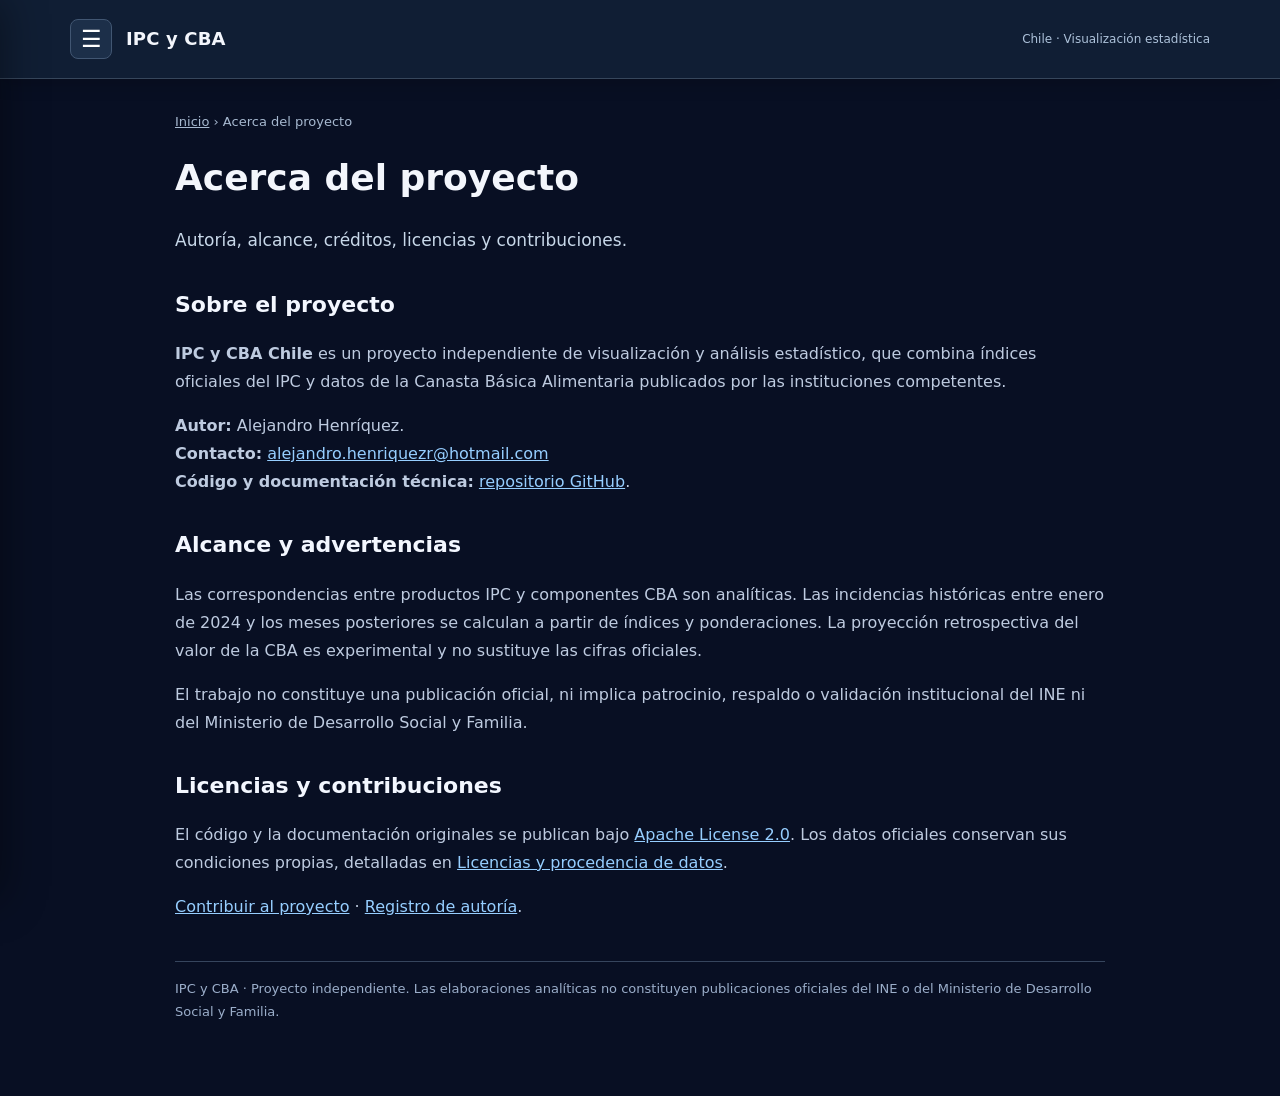
<file: site/documentacion/acerca.html>
<!doctype html><html lang="es"><head><meta charset="utf-8"><meta name="viewport" content="width=device-width, initial-scale=1"><title>Acerca del proyecto | IPC y CBA</title><link rel="stylesheet" href="../assets/navegacion.css"></head><body class="doc-body"><header class="sitehead"><button type="button" class="site-menu-toggle" aria-label="Abrir menú de navegación" aria-controls="site-menu" aria-expanded="false">☰</button><a class="brand" href="../index.html">IPC y CBA</a><span class="brand-sub">Chile · Visualización estadística</span></header><div class="site-nav-backdrop"></div><aside class="site-menu" id="site-menu" aria-label="Navegación principal"><div class="top">IPC y CBA <button type="button" class="nav-close" aria-label="Cerrar menú">✕</button></div><nav><a data-page="visualizaciones" href="../index.html">Visualizaciones</a><a data-page="guia" href="../documentacion/guia-lectura.html">Guía de lectura</a><a data-page="metodologia" href="../documentacion/metodologia.html">Metodología</a><a data-page="cba" href="../documentacion/canasta-basica.html">Canasta Básica Alimentaria</a><a data-page="fuentes" href="../documentacion/fuentes-datos.html">Fuentes y datos</a><a data-page="acerca" href="../documentacion/acerca.html" aria-current="page">Acerca del proyecto</a></nav><div class="nav-bottom">Visualizador estadístico independiente · Chile</div></aside><main class="doc-shell" id="contenido"><div class="crumb"><a href="../index.html">Inicio</a> › Acerca del proyecto</div><h1>Acerca del proyecto</h1><p class="doc-intro">Autoría, alcance, créditos, licencias y contribuciones.</p><h2>Sobre el proyecto</h2>
<p><strong>IPC y CBA Chile</strong> es un proyecto independiente de visualización y análisis estadístico, que combina índices oficiales del IPC y datos de la Canasta Básica Alimentaria publicados por las instituciones competentes.</p>
<p><strong>Autor:</strong> Alejandro Henríquez.<br />
<strong>Contacto:</strong> <a href="mailto:alejandro.henriquezr@hotmail.com">alejandro.henriquezr@hotmail.com</a><br />
<strong>Código y documentación técnica:</strong> <a href="https://github.com/alejandrohenriquezr/IPC_Y_CBA_Chile">repositorio GitHub</a>.</p>
<h2>Alcance y advertencias</h2>
<p>Las correspondencias entre productos IPC y componentes CBA son analíticas. Las incidencias históricas entre enero de 2024 y los meses posteriores se calculan a partir de índices y ponderaciones. La proyección retrospectiva del valor de la CBA es experimental y no sustituye las cifras oficiales.</p>
<p>El trabajo no constituye una publicación oficial, ni implica patrocinio, respaldo o validación institucional del INE ni del Ministerio de Desarrollo Social y Familia.</p>
<h2>Licencias y contribuciones</h2>
<p>El código y la documentación originales se publican bajo <a href="https://github.com/alejandrohenriquezr/IPC_Y_CBA_Chile/blob/main/LICENSE">Apache License 2.0</a>. Los datos oficiales conservan sus condiciones propias, detalladas en <a href="https://github.com/alejandrohenriquezr/IPC_Y_CBA_Chile/blob/main/docs/LICENCIAS_DATOS.md">Licencias y procedencia de datos</a>.</p>
<p><a href="https://github.com/alejandrohenriquezr/IPC_Y_CBA_Chile/blob/main/CONTRIBUTING.md">Contribuir al proyecto</a> · <a href="https://github.com/alejandrohenriquezr/IPC_Y_CBA_Chile/blob/main/AUTHORS.md">Registro de autoría</a>.</p>
<footer class="doc-footer">IPC y CBA · Proyecto independiente. Las elaboraciones analíticas no constituyen publicaciones oficiales del INE o del Ministerio de Desarrollo Social y Familia.</footer></main><script src="../assets/navegacion.js" defer></script><script>if(window.parent!==window){document.querySelector('.sitehead').style.display='none';document.querySelector('a[href="../index.html"]').addEventListener('click',e=>{e.preventDefault();window.parent.postMessage({type:'ipc-cba-home'},'*');});}</script></body></html>
</file>
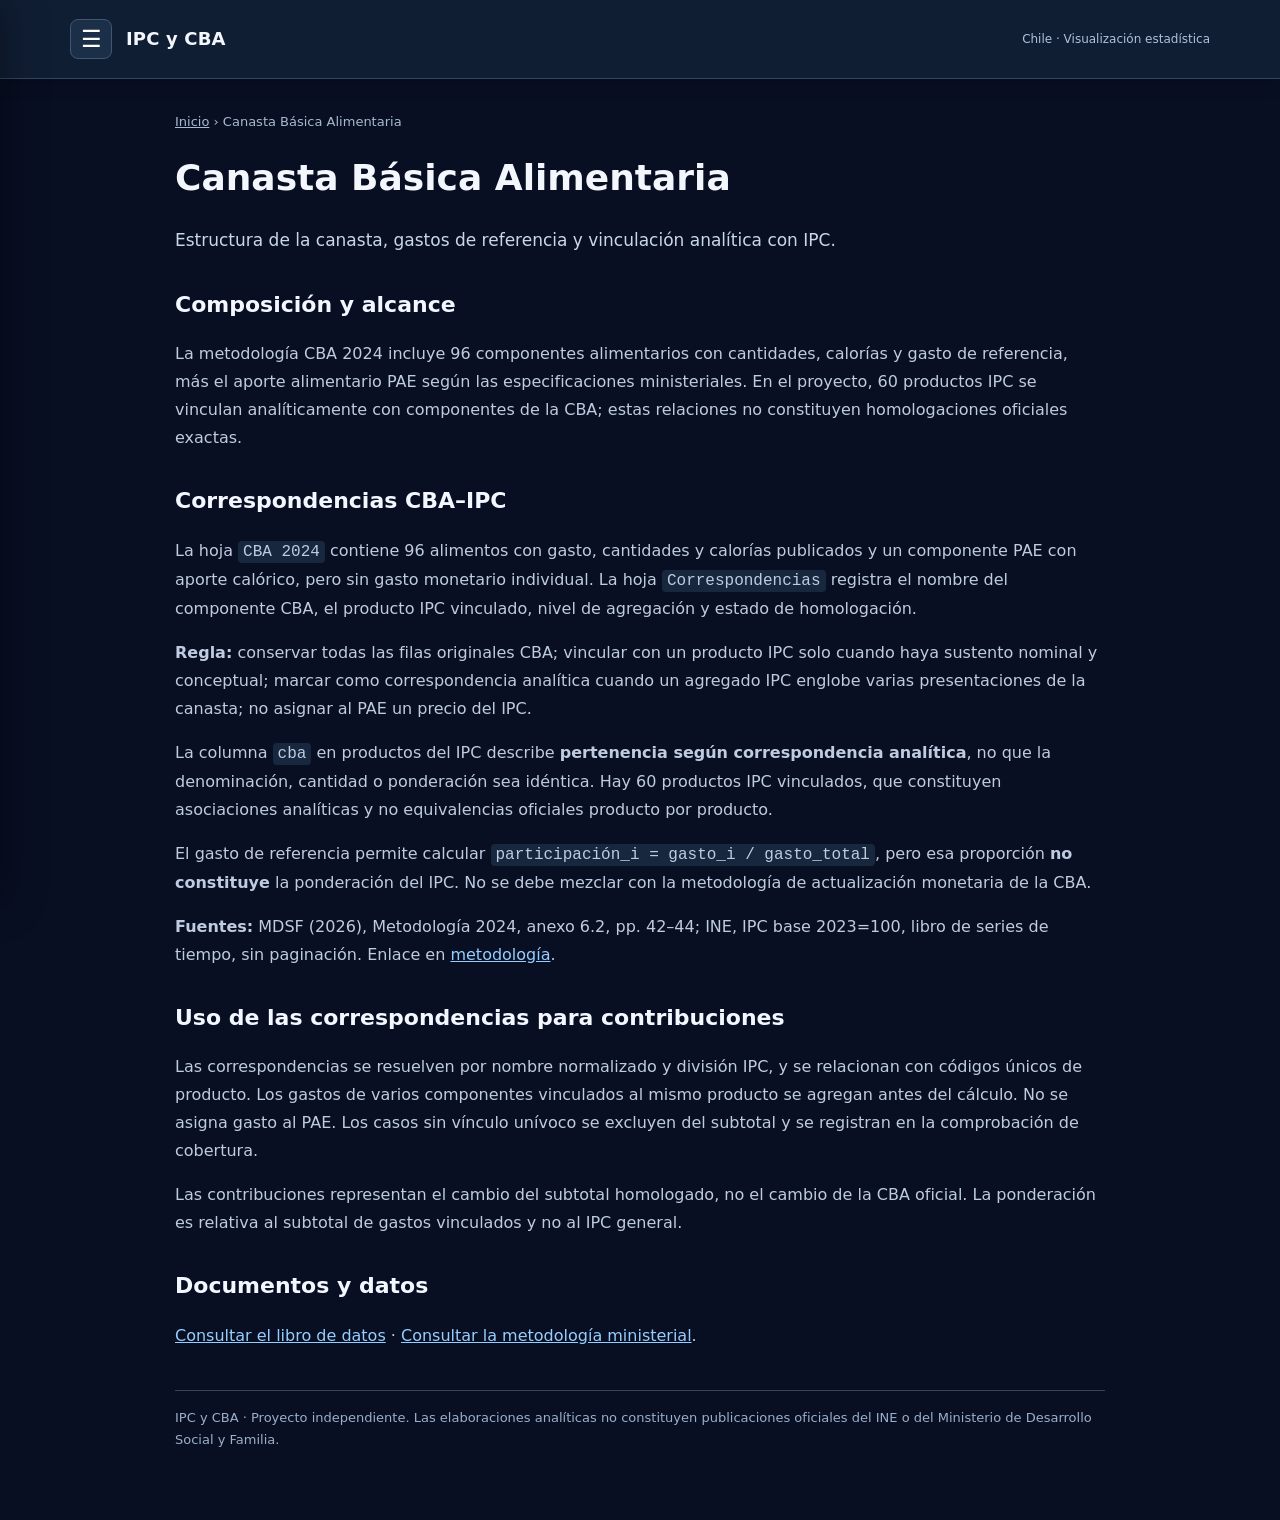
<file: site/documentacion/canasta-basica.html>
<!doctype html><html lang="es"><head><meta charset="utf-8"><meta name="viewport" content="width=device-width, initial-scale=1"><title>Canasta Básica Alimentaria | IPC y CBA</title><link rel="stylesheet" href="../assets/navegacion.css"></head><body class="doc-body"><header class="sitehead"><button type="button" class="site-menu-toggle" aria-label="Abrir menú de navegación" aria-controls="site-menu" aria-expanded="false">☰</button><a class="brand" href="../index.html">IPC y CBA</a><span class="brand-sub">Chile · Visualización estadística</span></header><div class="site-nav-backdrop"></div><aside class="site-menu" id="site-menu" aria-label="Navegación principal"><div class="top">IPC y CBA <button type="button" class="nav-close" aria-label="Cerrar menú">✕</button></div><nav><a data-page="visualizaciones" href="../index.html">Visualizaciones</a><a data-page="guia" href="../documentacion/guia-lectura.html">Guía de lectura</a><a data-page="metodologia" href="../documentacion/metodologia.html">Metodología</a><a data-page="cba" href="../documentacion/canasta-basica.html">Canasta Básica Alimentaria</a><a data-page="fuentes" href="../documentacion/fuentes-datos.html">Fuentes y datos</a><a data-page="acerca" href="../documentacion/acerca.html">Acerca del proyecto</a></nav><div class="nav-bottom">Visualizador estadístico independiente · Chile</div></aside><main class="doc-shell" id="contenido"><div class="crumb"><a href="../index.html">Inicio</a> › Canasta Básica Alimentaria</div><h1>Canasta Básica Alimentaria</h1><p class="doc-intro">Estructura de la canasta, gastos de referencia y vinculación analítica con IPC.</p><h2>Composición y alcance</h2>
<p>La metodología CBA 2024 incluye 96 componentes alimentarios con cantidades, calorías y gasto de referencia, más el aporte alimentario PAE según las especificaciones ministeriales. En el proyecto, 60 productos IPC se vinculan analíticamente con componentes de la CBA; estas relaciones no constituyen homologaciones oficiales exactas.</p>
<h2>Correspondencias CBA–IPC</h2>
<p>La hoja <code>CBA 2024</code> contiene 96 alimentos con gasto, cantidades y calorías publicados y un componente PAE con aporte calórico, pero sin gasto monetario individual. La hoja <code>Correspondencias</code> registra el nombre del componente CBA, el producto IPC vinculado, nivel de agregación y estado de homologación.</p>
<p><strong>Regla:</strong> conservar todas las filas originales CBA; vincular con un producto IPC solo cuando haya sustento nominal y conceptual; marcar como correspondencia analítica cuando un agregado IPC englobe varias presentaciones de la canasta; no asignar al PAE un precio del IPC.</p>
<p>La columna <code>cba</code> en productos del IPC describe <strong>pertenencia según correspondencia analítica</strong>, no que la denominación, cantidad o ponderación sea idéntica. Hay 60 productos IPC vinculados, que constituyen asociaciones analíticas y no equivalencias oficiales producto por producto.</p>
<p>El gasto de referencia permite calcular <code>participación_i = gasto_i / gasto_total</code>, pero esa proporción <strong>no constituye</strong> la ponderación del IPC. No se debe mezclar con la metodología de actualización monetaria de la CBA.</p>
<p><strong>Fuentes:</strong> MDSF (2026), Metodología 2024, anexo 6.2, pp. 42–44; INE, IPC base 2023=100, libro de series de tiempo, sin paginación. Enlace en <a href="metodologia.html">metodología</a>.</p>
<h2>Uso de las correspondencias para contribuciones</h2>
<p>Las correspondencias se resuelven por nombre normalizado y división IPC,
y se relacionan con códigos únicos de producto. Los gastos de varios
componentes vinculados al mismo producto se agregan antes del cálculo.
No se asigna gasto al PAE. Los casos sin vínculo unívoco se excluyen del
subtotal y se registran en la comprobación de cobertura.</p>
<p>Las contribuciones representan el cambio del subtotal homologado, no el
cambio de la CBA oficial. La ponderación es relativa al subtotal de gastos
vinculados y no al IPC general.</p>
<h2>Documentos y datos</h2>
<p><a href="../datos/ipc_cba_actualizado.xlsx">Consultar el libro de datos</a> · <a href="https://observatorio.ministeriodesarrollosocial.gob.cl/storage/docs/casen/2024/Metodologia_de_Medicion_de_la_Pobreza_por_Ingresos_2024.pdf">Consultar la metodología ministerial</a>.</p>
<footer class="doc-footer">IPC y CBA · Proyecto independiente. Las elaboraciones analíticas no constituyen publicaciones oficiales del INE o del Ministerio de Desarrollo Social y Familia.</footer></main><script src="../assets/navegacion.js" defer></script><script>if(window.parent!==window){document.querySelector('.sitehead').style.display='none';document.querySelector('a[href="../index.html"]').addEventListener('click',e=>{e.preventDefault();window.parent.postMessage({type:'ipc-cba-home'},'*');});}</script></body></html>
</file>
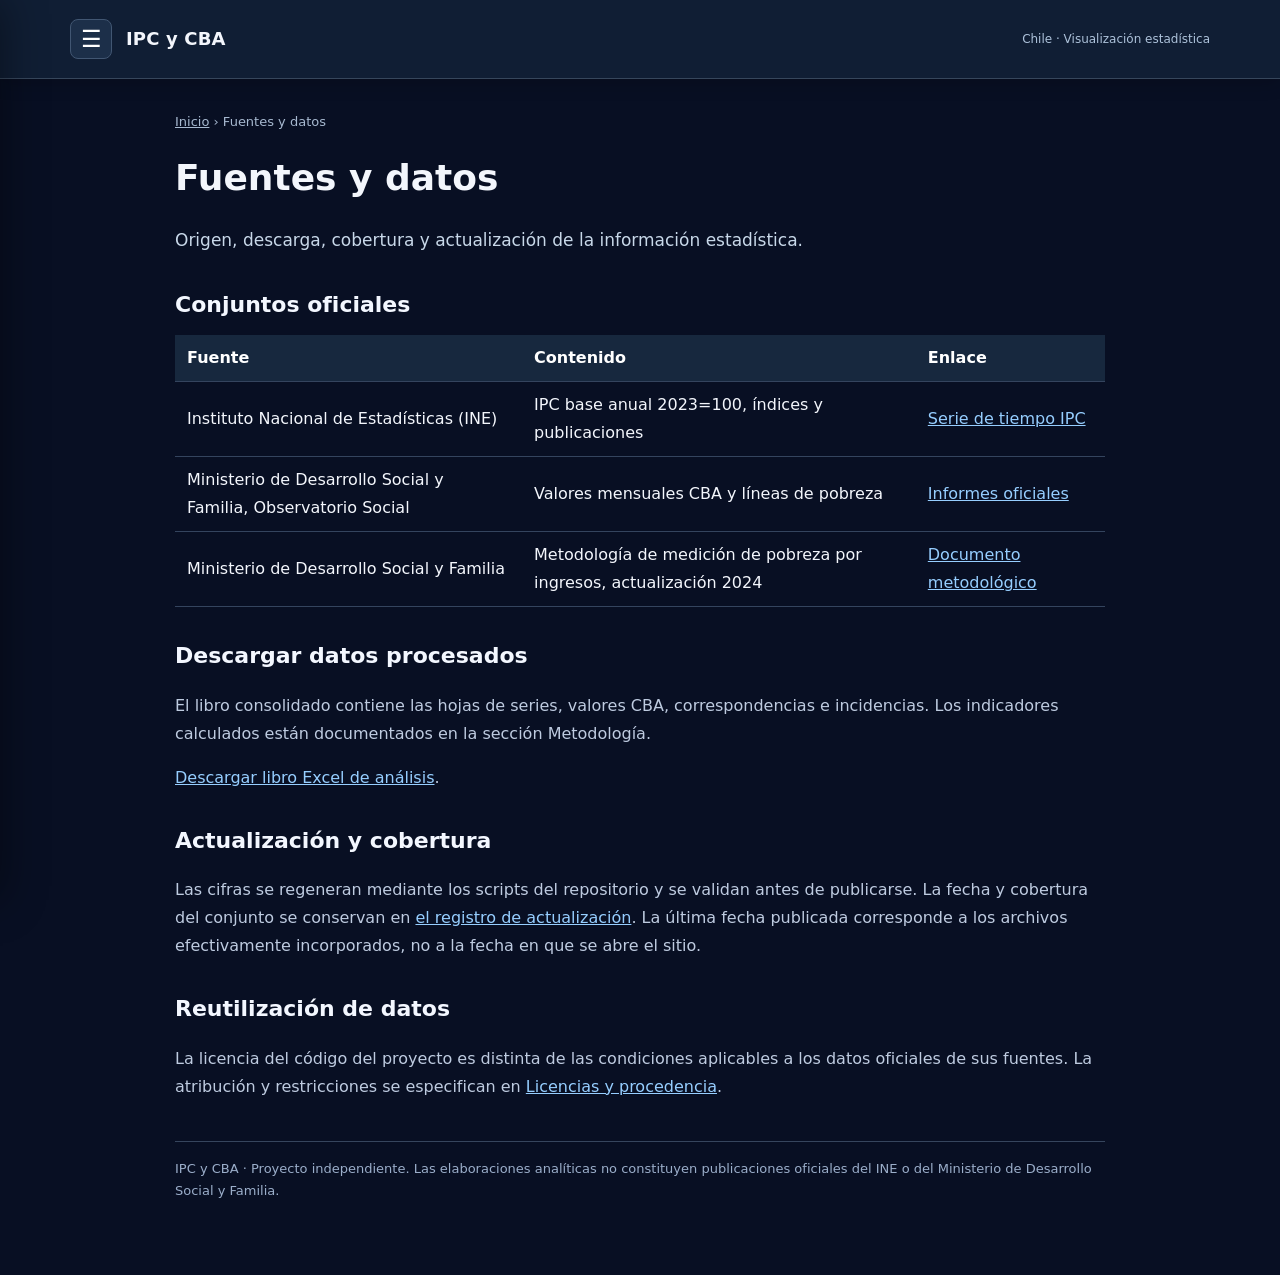
<file: site/documentacion/fuentes-datos.html>
<!doctype html><html lang="es"><head><meta charset="utf-8"><meta name="viewport" content="width=device-width, initial-scale=1"><title>Fuentes y datos | IPC y CBA</title><link rel="stylesheet" href="../assets/navegacion.css"></head><body class="doc-body"><header class="sitehead"><button type="button" class="site-menu-toggle" aria-label="Abrir menú de navegación" aria-controls="site-menu" aria-expanded="false">☰</button><a class="brand" href="../index.html">IPC y CBA</a><span class="brand-sub">Chile · Visualización estadística</span></header><div class="site-nav-backdrop"></div><aside class="site-menu" id="site-menu" aria-label="Navegación principal"><div class="top">IPC y CBA <button type="button" class="nav-close" aria-label="Cerrar menú">✕</button></div><nav><a data-page="visualizaciones" href="../index.html">Visualizaciones</a><a data-page="guia" href="../documentacion/guia-lectura.html">Guía de lectura</a><a data-page="metodologia" href="../documentacion/metodologia.html">Metodología</a><a data-page="cba" href="../documentacion/canasta-basica.html">Canasta Básica Alimentaria</a><a data-page="fuentes" href="../documentacion/fuentes-datos.html">Fuentes y datos</a><a data-page="acerca" href="../documentacion/acerca.html">Acerca del proyecto</a></nav><div class="nav-bottom">Visualizador estadístico independiente · Chile</div></aside><main class="doc-shell" id="contenido"><div class="crumb"><a href="../index.html">Inicio</a> › Fuentes y datos</div><h1>Fuentes y datos</h1><p class="doc-intro">Origen, descarga, cobertura y actualización de la información estadística.</p><h2>Conjuntos oficiales</h2>
<table>
<thead>
<tr>
  <th>Fuente</th>
  <th>Contenido</th>
  <th>Enlace</th>
</tr>
</thead>
<tbody>
<tr>
  <td>Instituto Nacional de Estadísticas (INE)</td>
  <td>IPC base anual 2023=100, índices y publicaciones</td>
  <td><a href="https://www.ine.gob.cl/docs/default-source/%C3%ADndice-de-precios-al-consumidor/cuadros-estadisticos/base-anual-2023_100/series-de-tiempo/ipc-xls.xlsx">Serie de tiempo IPC</a></td>
</tr>
<tr>
  <td>Ministerio de Desarrollo Social y Familia, Observatorio Social</td>
  <td>Valores mensuales CBA y líneas de pobreza</td>
  <td><a href="https://observatorio.ministeriodesarrollosocial.gob.cl/nueva-serie-cba-2026">Informes oficiales</a></td>
</tr>
<tr>
  <td>Ministerio de Desarrollo Social y Familia</td>
  <td>Metodología de medición de pobreza por ingresos, actualización 2024</td>
  <td><a href="https://observatorio.ministeriodesarrollosocial.gob.cl/storage/docs/casen/2024/Metodologia_de_Medicion_de_la_Pobreza_por_Ingresos_2024.pdf">Documento metodológico</a></td>
</tr>
</tbody>
</table>
<h2>Descargar datos procesados</h2>
<p>El libro consolidado contiene las hojas de series, valores CBA, correspondencias e incidencias. Los indicadores calculados están documentados en la sección Metodología.</p>
<p><a href="../datos/ipc_cba_actualizado.xlsx">Descargar libro Excel de análisis</a>.</p>
<h2>Actualización y cobertura</h2>
<p>Las cifras se regeneran mediante los scripts del repositorio y se validan antes de publicarse. La fecha y cobertura del conjunto se conservan en <a href="../datos/estado_actualizacion.json">el registro de actualización</a>. La última fecha publicada corresponde a los archivos efectivamente incorporados, no a la fecha en que se abre el sitio.</p>
<h2>Reutilización de datos</h2>
<p>La licencia del código del proyecto es distinta de las condiciones aplicables a los datos oficiales de sus fuentes. La atribución y restricciones se especifican en <a href="https://github.com/alejandrohenriquezr/IPC_Y_CBA_Chile/blob/main/docs/LICENCIAS_DATOS.md">Licencias y procedencia</a>.</p>
<footer class="doc-footer">IPC y CBA · Proyecto independiente. Las elaboraciones analíticas no constituyen publicaciones oficiales del INE o del Ministerio de Desarrollo Social y Familia.</footer></main><script src="../assets/navegacion.js" defer></script><script>if(window.parent!==window){document.querySelector('.sitehead').style.display='none';document.querySelector('a[href="../index.html"]').addEventListener('click',e=>{e.preventDefault();window.parent.postMessage({type:'ipc-cba-home'},'*');});}</script></body></html>
</file>
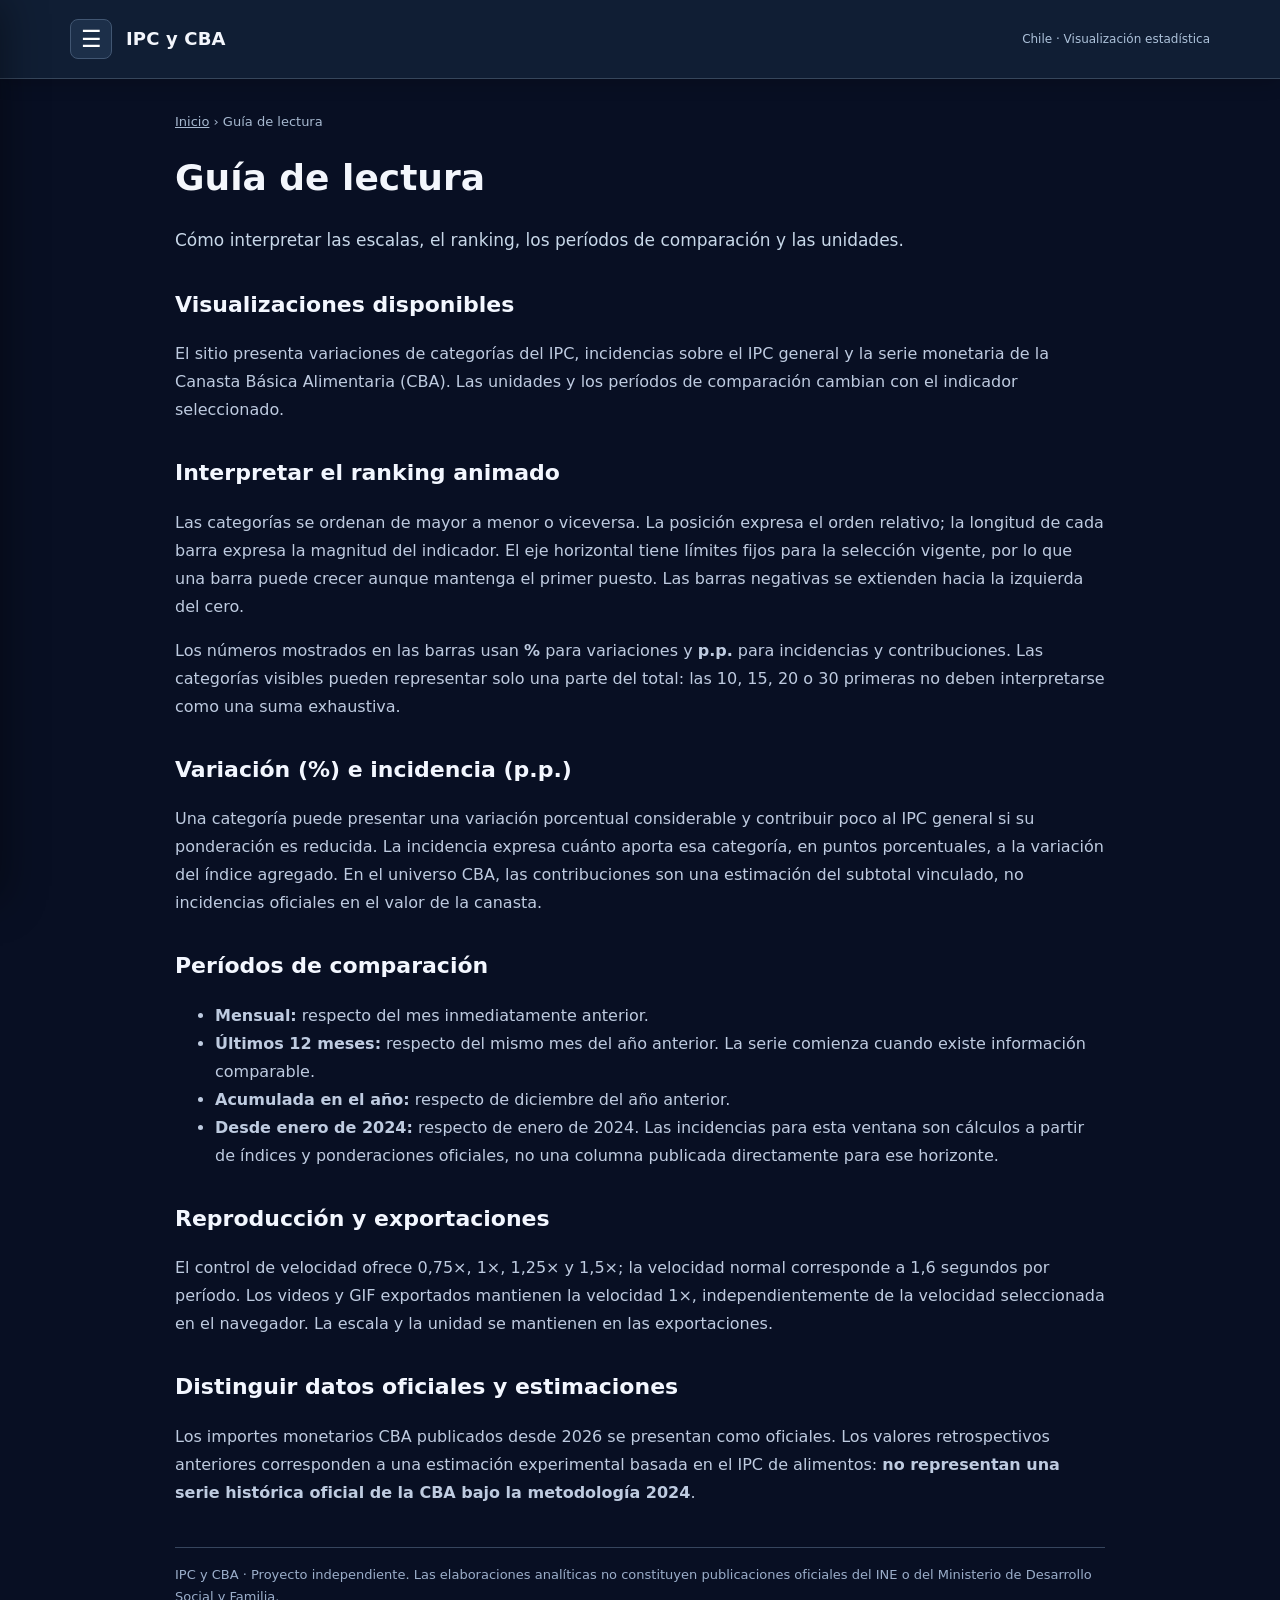
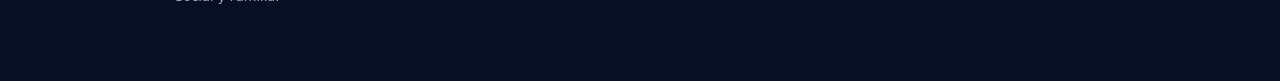
<file: site/documentacion/guia-lectura.html>
<!doctype html><html lang="es"><head><meta charset="utf-8"><meta name="viewport" content="width=device-width, initial-scale=1"><title>Guía de lectura | IPC y CBA</title><link rel="stylesheet" href="../assets/navegacion.css"></head><body class="doc-body"><header class="sitehead"><button type="button" class="site-menu-toggle" aria-label="Abrir menú de navegación" aria-controls="site-menu" aria-expanded="false">☰</button><a class="brand" href="../index.html">IPC y CBA</a><span class="brand-sub">Chile · Visualización estadística</span></header><div class="site-nav-backdrop"></div><aside class="site-menu" id="site-menu" aria-label="Navegación principal"><div class="top">IPC y CBA <button type="button" class="nav-close" aria-label="Cerrar menú">✕</button></div><nav><a data-page="visualizaciones" href="../index.html">Visualizaciones</a><a data-page="guia" href="../documentacion/guia-lectura.html">Guía de lectura</a><a data-page="metodologia" href="../documentacion/metodologia.html">Metodología</a><a data-page="cba" href="../documentacion/canasta-basica.html">Canasta Básica Alimentaria</a><a data-page="fuentes" href="../documentacion/fuentes-datos.html">Fuentes y datos</a><a data-page="acerca" href="../documentacion/acerca.html">Acerca del proyecto</a></nav><div class="nav-bottom">Visualizador estadístico independiente · Chile</div></aside><main class="doc-shell" id="contenido"><div class="crumb"><a href="../index.html">Inicio</a> › Guía de lectura</div><h1>Guía de lectura</h1><p class="doc-intro">Cómo interpretar las escalas, el ranking, los períodos de comparación y las unidades.</p><h2>Visualizaciones disponibles</h2>
<p>El sitio presenta variaciones de categorías del IPC, incidencias sobre el IPC general y la serie monetaria de la Canasta Básica Alimentaria (CBA). Las unidades y los períodos de comparación cambian con el indicador seleccionado.</p>
<h2>Interpretar el ranking animado</h2>
<p>Las categorías se ordenan de mayor a menor o viceversa. La posición expresa el orden relativo; la longitud de cada barra expresa la magnitud del indicador. El eje horizontal tiene límites fijos para la selección vigente, por lo que una barra puede crecer aunque mantenga el primer puesto. Las barras negativas se extienden hacia la izquierda del cero.</p>
<p>Los números mostrados en las barras usan <strong>%</strong> para variaciones y <strong>p.p.</strong> para incidencias y contribuciones. Las categorías visibles pueden representar solo una parte del total: las 10, 15, 20 o 30 primeras no deben interpretarse como una suma exhaustiva.</p>
<h2>Variación (%) e incidencia (p.p.)</h2>
<p>Una categoría puede presentar una variación porcentual considerable y contribuir poco al IPC general si su ponderación es reducida. La incidencia expresa cuánto aporta esa categoría, en puntos porcentuales, a la variación del índice agregado. En el universo CBA, las contribuciones son una estimación del subtotal vinculado, no incidencias oficiales en el valor de la canasta.</p>
<h2>Períodos de comparación</h2>
<ul>
<li><strong>Mensual:</strong> respecto del mes inmediatamente anterior.</li>
<li><strong>Últimos 12 meses:</strong> respecto del mismo mes del año anterior. La serie comienza cuando existe información comparable.</li>
<li><strong>Acumulada en el año:</strong> respecto de diciembre del año anterior.</li>
<li><strong>Desde enero de 2024:</strong> respecto de enero de 2024. Las incidencias para esta ventana son cálculos a partir de índices y ponderaciones oficiales, no una columna publicada directamente para ese horizonte.</li>
</ul>
<h2>Reproducción y exportaciones</h2>
<p>El control de velocidad ofrece 0,75×, 1×, 1,25× y 1,5×; la velocidad normal corresponde a 1,6 segundos por período. Los videos y GIF exportados mantienen la velocidad 1×, independientemente de la velocidad seleccionada en el navegador. La escala y la unidad se mantienen en las exportaciones.</p>
<h2>Distinguir datos oficiales y estimaciones</h2>
<p>Los importes monetarios CBA publicados desde 2026 se presentan como oficiales. Los valores retrospectivos anteriores corresponden a una estimación experimental basada en el IPC de alimentos: <strong>no representan una serie histórica oficial de la CBA bajo la metodología 2024</strong>.</p>
<footer class="doc-footer">IPC y CBA · Proyecto independiente. Las elaboraciones analíticas no constituyen publicaciones oficiales del INE o del Ministerio de Desarrollo Social y Familia.</footer></main><script src="../assets/navegacion.js" defer></script><script>if(window.parent!==window){document.querySelector('.sitehead').style.display='none';document.querySelector('a[href="../index.html"]').addEventListener('click',e=>{e.preventDefault();window.parent.postMessage({type:'ipc-cba-home'},'*');});}</script></body></html>
</file>
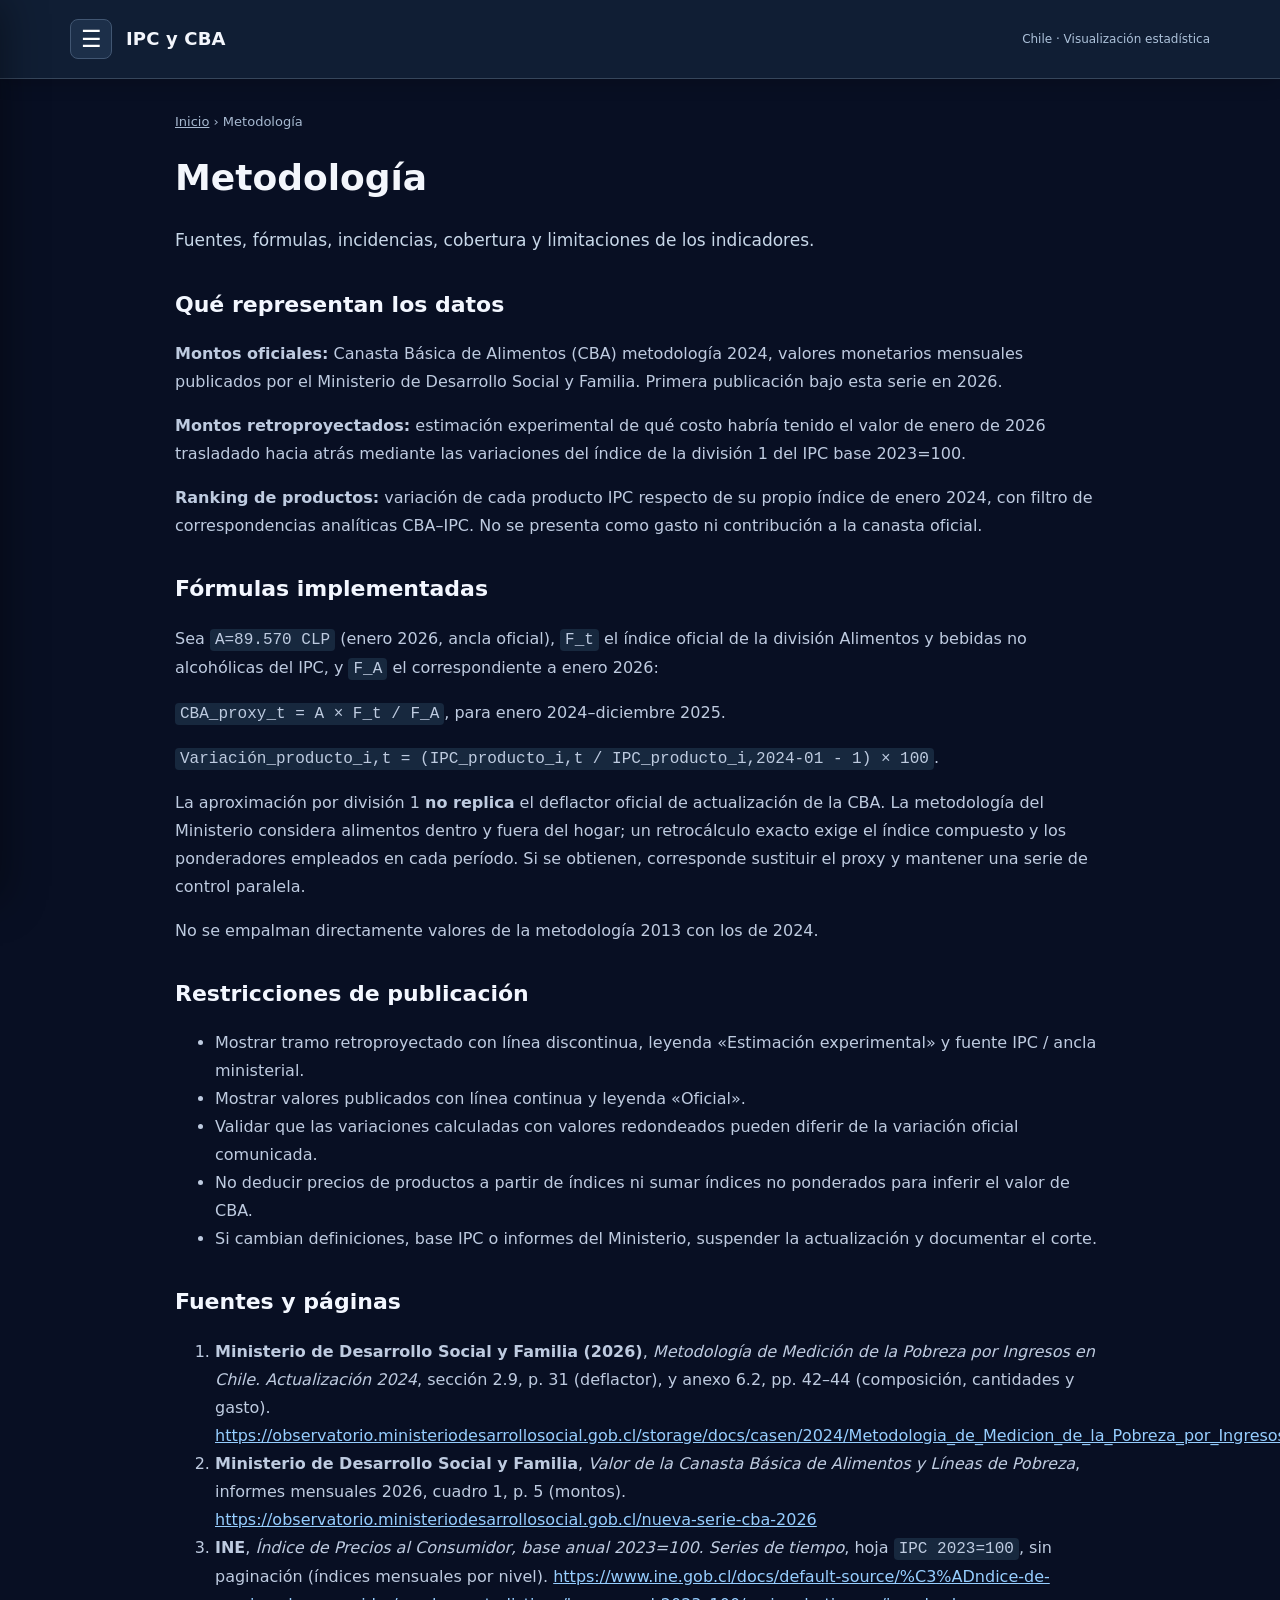
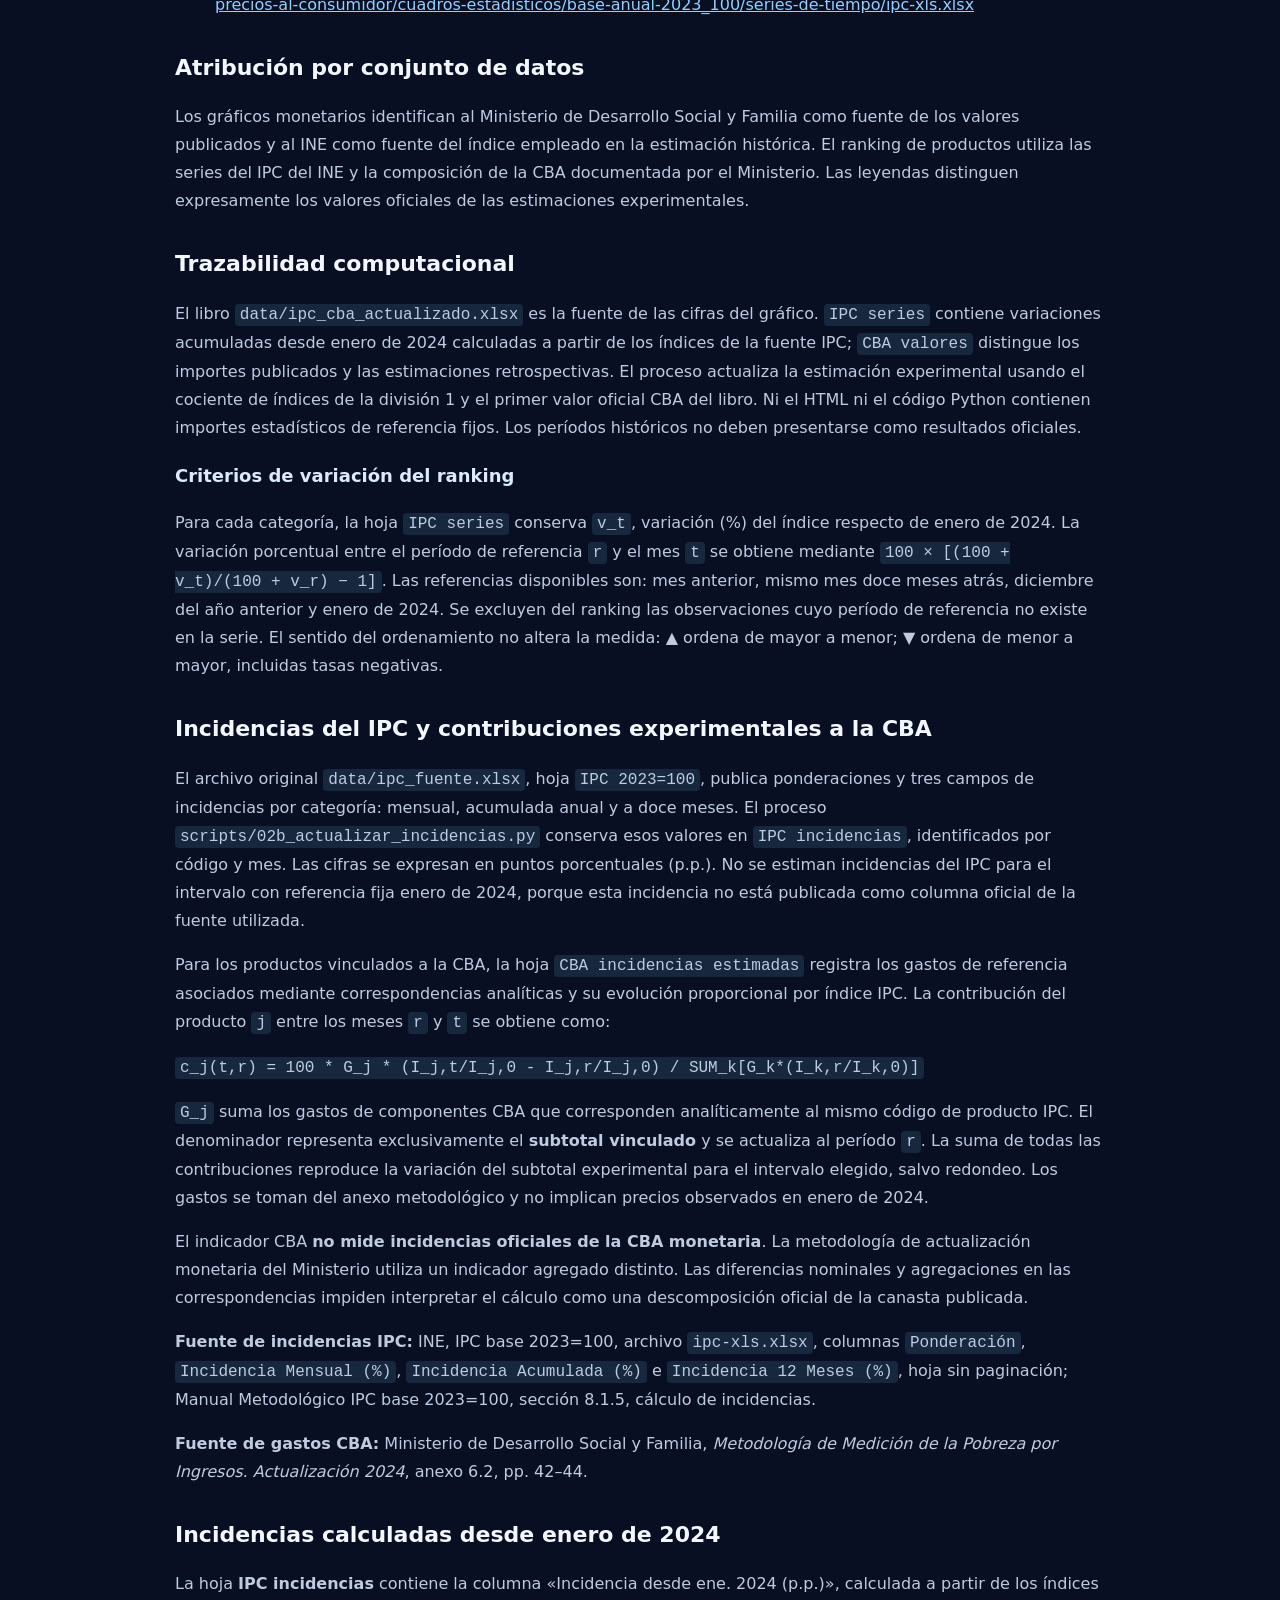
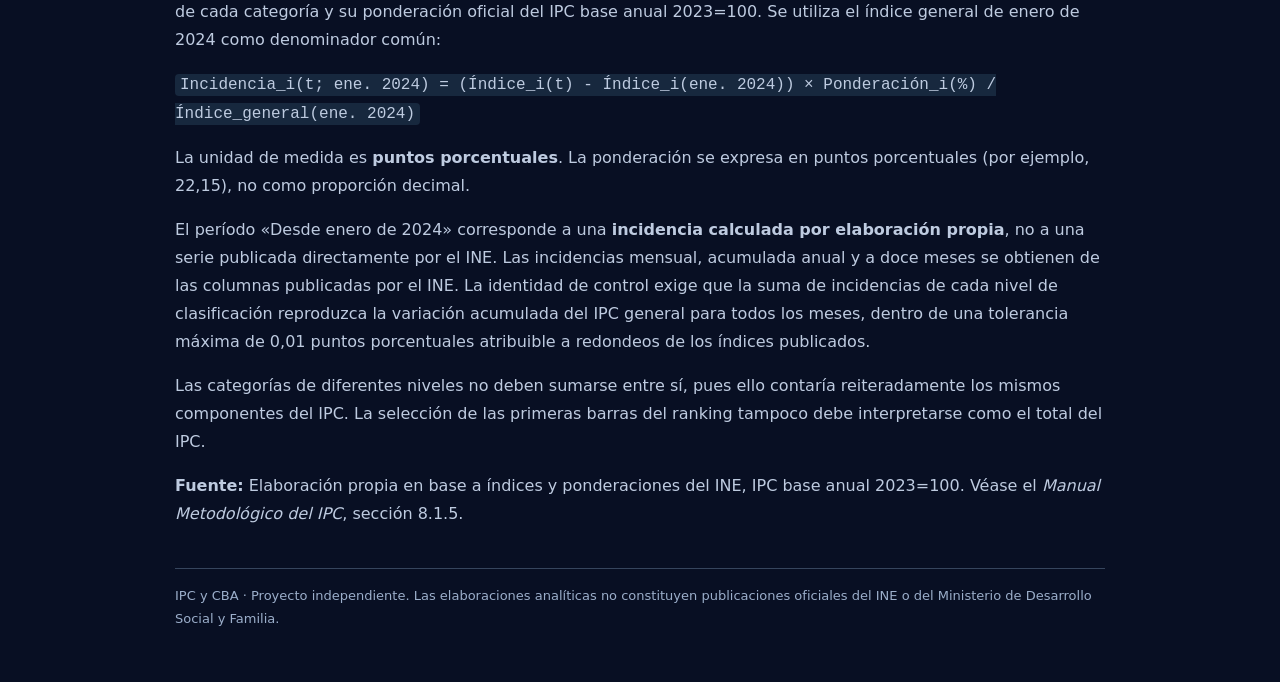
<file: site/documentacion/metodologia.html>
<!doctype html><html lang="es"><head><meta charset="utf-8"><meta name="viewport" content="width=device-width, initial-scale=1"><title>Metodología | IPC y CBA</title><link rel="stylesheet" href="../assets/navegacion.css"></head><body class="doc-body"><header class="sitehead"><button type="button" class="site-menu-toggle" aria-label="Abrir menú de navegación" aria-controls="site-menu" aria-expanded="false">☰</button><a class="brand" href="../index.html">IPC y CBA</a><span class="brand-sub">Chile · Visualización estadística</span></header><div class="site-nav-backdrop"></div><aside class="site-menu" id="site-menu" aria-label="Navegación principal"><div class="top">IPC y CBA <button type="button" class="nav-close" aria-label="Cerrar menú">✕</button></div><nav><a data-page="visualizaciones" href="../index.html">Visualizaciones</a><a data-page="guia" href="../documentacion/guia-lectura.html">Guía de lectura</a><a data-page="metodologia" href="../documentacion/metodologia.html" aria-current="page">Metodología</a><a data-page="cba" href="../documentacion/canasta-basica.html">Canasta Básica Alimentaria</a><a data-page="fuentes" href="../documentacion/fuentes-datos.html">Fuentes y datos</a><a data-page="acerca" href="../documentacion/acerca.html">Acerca del proyecto</a></nav><div class="nav-bottom">Visualizador estadístico independiente · Chile</div></aside><main class="doc-shell" id="contenido"><div class="crumb"><a href="../index.html">Inicio</a> › Metodología</div><h1>Metodología</h1><p class="doc-intro">Fuentes, fórmulas, incidencias, cobertura y limitaciones de los indicadores.</p><h2>Qué representan los datos</h2>
<p><strong>Montos oficiales:</strong> Canasta Básica de Alimentos (CBA) metodología 2024, valores monetarios mensuales publicados por el Ministerio de Desarrollo Social y Familia. Primera publicación bajo esta serie en 2026.</p>
<p><strong>Montos retroproyectados:</strong> estimación experimental de qué costo habría tenido el valor de enero de 2026 trasladado hacia atrás mediante las variaciones del índice de la división 1 del IPC base 2023=100.</p>
<p><strong>Ranking de productos:</strong> variación de cada producto IPC respecto de su propio índice de enero 2024, con filtro de correspondencias analíticas CBA–IPC. No se presenta como gasto ni contribución a la canasta oficial.</p>
<h2>Fórmulas implementadas</h2>
<p>Sea <code>A=89.570 CLP</code> (enero 2026, ancla oficial), <code>F_t</code> el índice oficial de la división Alimentos y bebidas no alcohólicas del IPC, y <code>F_A</code> el correspondiente a enero 2026:</p>
<p><code>CBA_proxy_t = A × F_t / F_A</code>, para enero 2024–diciembre 2025.</p>
<p><code>Variación_producto_i,t = (IPC_producto_i,t / IPC_producto_i,2024-01 - 1) × 100</code>.</p>
<p>La aproximación por división 1 <strong>no replica</strong> el deflactor oficial de actualización de la CBA. La metodología del Ministerio considera alimentos dentro y fuera del hogar; un retrocálculo exacto exige el índice compuesto y los ponderadores empleados en cada período. Si se obtienen, corresponde sustituir el proxy y mantener una serie de control paralela.</p>
<p>No se empalman directamente valores de la metodología 2013 con los de 2024.</p>
<h2>Restricciones de publicación</h2>
<ul>
<li>Mostrar tramo retroproyectado con línea discontinua, leyenda «Estimación experimental» y fuente IPC / ancla ministerial.</li>
<li>Mostrar valores publicados con línea continua y leyenda «Oficial».</li>
<li>Validar que las variaciones calculadas con valores redondeados pueden diferir de la variación oficial comunicada.</li>
<li>No deducir precios de productos a partir de índices ni sumar índices no ponderados para inferir el valor de CBA.</li>
<li>Si cambian definiciones, base IPC o informes del Ministerio, suspender la actualización y documentar el corte.</li>
</ul>
<h2>Fuentes y páginas</h2>
<ol>
<li><strong>Ministerio de Desarrollo Social y Familia (2026)</strong>, <em>Metodología de Medición de la Pobreza por Ingresos en Chile. Actualización 2024</em>, sección 2.9, p. 31 (deflactor), y anexo 6.2, pp. 42–44 (composición, cantidades y gasto). <a href="https://observatorio.ministeriodesarrollosocial.gob.cl/storage/docs/casen/2024/Metodologia_de_Medicion_de_la_Pobreza_por_Ingresos_2024.pdf">https://observatorio.ministeriodesarrollosocial.gob.cl/storage/docs/casen/2024/Metodologia_de_Medicion_de_la_Pobreza_por_Ingresos_2024.pdf</a></li>
<li><strong>Ministerio de Desarrollo Social y Familia</strong>, <em>Valor de la Canasta Básica de Alimentos y Líneas de Pobreza</em>, informes mensuales 2026, cuadro 1, p. 5 (montos). <a href="https://observatorio.ministeriodesarrollosocial.gob.cl/nueva-serie-cba-2026">https://observatorio.ministeriodesarrollosocial.gob.cl/nueva-serie-cba-2026</a></li>
<li><strong>INE</strong>, <em>Índice de Precios al Consumidor, base anual 2023=100. Series de tiempo</em>, hoja <code>IPC 2023=100</code>, sin paginación (índices mensuales por nivel). <a href="https://www.ine.gob.cl/docs/default-source/%C3%ADndice-de-precios-al-consumidor/cuadros-estadisticos/base-anual-2023_100/series-de-tiempo/ipc-xls.xlsx">https://www.ine.gob.cl/docs/default-source/%C3%ADndice-de-precios-al-consumidor/cuadros-estadisticos/base-anual-2023_100/series-de-tiempo/ipc-xls.xlsx</a></li>
</ol>
<h2>Atribución por conjunto de datos</h2>
<p>Los gráficos monetarios identifican al Ministerio de Desarrollo Social y Familia como fuente de los valores publicados y al INE como fuente del índice empleado en la estimación histórica. El ranking de productos utiliza las series del IPC del INE y la composición de la CBA documentada por el Ministerio. Las leyendas distinguen expresamente los valores oficiales de las estimaciones experimentales.</p>
<h2>Trazabilidad computacional</h2>
<p>El libro <code>data/ipc_cba_actualizado.xlsx</code> es la fuente de las cifras del gráfico. <code>IPC series</code> contiene variaciones acumuladas desde enero de 2024 calculadas a partir de los índices de la fuente IPC; <code>CBA valores</code> distingue los importes publicados y las estimaciones retrospectivas. El proceso actualiza la estimación experimental usando el cociente de índices de la división 1 y el primer valor oficial CBA del libro. Ni el HTML ni el código Python contienen importes estadísticos de referencia fijos. Los períodos históricos no deben presentarse como resultados oficiales.</p>
<h3>Criterios de variación del ranking</h3>
<p>Para cada categoría, la hoja <code>IPC series</code> conserva <code>v_t</code>, variación (%) del índice respecto de enero de 2024. La variación porcentual entre el período de referencia <code>r</code> y el mes <code>t</code> se obtiene mediante <code>100 × [(100 + v_t)/(100 + v_r) − 1]</code>. Las referencias disponibles son: mes anterior, mismo mes doce meses atrás, diciembre del año anterior y enero de 2024. Se excluyen del ranking las observaciones cuyo período de referencia no existe en la serie. El sentido del ordenamiento no altera la medida: ▲ ordena de mayor a menor; ▼ ordena de menor a mayor, incluidas tasas negativas.</p>
<h2>Incidencias del IPC y contribuciones experimentales a la CBA</h2>
<p>El archivo original <code>data/ipc_fuente.xlsx</code>, hoja <code>IPC 2023=100</code>, publica
ponderaciones y tres campos de incidencias por categoría: mensual, acumulada
anual y a doce meses. El proceso <code>scripts/02b_actualizar_incidencias.py</code> conserva
esos valores en <code>IPC incidencias</code>, identificados por código y mes. Las cifras se
expresan en puntos porcentuales (p.p.). No se estiman incidencias del IPC para
el intervalo con referencia fija enero de 2024, porque esta incidencia no
está publicada como columna oficial de la fuente utilizada.</p>
<p>Para los productos vinculados a la CBA, la hoja <code>CBA incidencias estimadas</code>
registra los gastos de referencia asociados mediante correspondencias
analíticas y su evolución proporcional por índice IPC. La contribución del
producto <code>j</code> entre los meses <code>r</code> y <code>t</code> se obtiene como:</p>
<p><code>c_j(t,r) = 100 * G_j * (I_j,t/I_j,0 - I_j,r/I_j,0) / SUM_k[G_k*(I_k,r/I_k,0)]</code></p>
<p><code>G_j</code> suma los gastos de componentes CBA que corresponden analíticamente al
mismo código de producto IPC. El denominador representa exclusivamente el
<strong>subtotal vinculado</strong> y se actualiza al período <code>r</code>. La suma de todas las
contribuciones reproduce la variación del subtotal experimental para el
intervalo elegido, salvo redondeo. Los gastos se toman del anexo metodológico
y no implican precios observados en enero de 2024.</p>
<p>El indicador CBA <strong>no mide incidencias oficiales de la CBA monetaria</strong>.
La metodología de actualización monetaria del Ministerio utiliza un
indicador agregado distinto. Las diferencias nominales y agregaciones en
las correspondencias impiden interpretar el cálculo como una descomposición
oficial de la canasta publicada.</p>
<p><strong>Fuente de incidencias IPC:</strong> INE, IPC base 2023=100, archivo <code>ipc-xls.xlsx</code>,
columnas <code>Ponderación</code>, <code>Incidencia Mensual (%)</code>, <code>Incidencia Acumulada (%)</code>
e <code>Incidencia 12 Meses (%)</code>, hoja sin paginación; Manual Metodológico IPC
base 2023=100, sección 8.1.5, cálculo de incidencias.</p>
<p><strong>Fuente de gastos CBA:</strong> Ministerio de Desarrollo Social y Familia,
<em>Metodología de Medición de la Pobreza por Ingresos. Actualización 2024</em>,
anexo 6.2, pp. 42–44.</p>
<h2>Incidencias calculadas desde enero de 2024</h2>
<p>La hoja <strong>IPC incidencias</strong> contiene la columna «Incidencia desde ene. 2024 (p.p.)»,
calculada a partir de los índices de cada categoría y su ponderación oficial del
IPC base anual 2023=100. Se utiliza el índice general de enero de 2024 como
denominador común:</p>
<p><code>Incidencia_i(t; ene. 2024) = (Índice_i(t) - Índice_i(ene. 2024)) × Ponderación_i(%) / Índice_general(ene. 2024)</code></p>
<p>La unidad de medida es <strong>puntos porcentuales</strong>. La ponderación se expresa en
puntos porcentuales (por ejemplo, 22,15), no como proporción decimal.</p>
<p>El período «Desde enero de 2024» corresponde a una <strong>incidencia calculada
por elaboración propia</strong>, no a una serie publicada directamente por el INE.
Las incidencias mensual, acumulada anual y a doce meses se obtienen de las
columnas publicadas por el INE. La identidad de control exige que la suma de
incidencias de cada nivel de clasificación reproduzca la variación acumulada
del IPC general para todos los meses, dentro de una tolerancia máxima de
0,01 puntos porcentuales atribuible a redondeos de los índices publicados.</p>
<p>Las categorías de diferentes niveles no deben sumarse entre sí, pues ello
contaría reiteradamente los mismos componentes del IPC. La selección de las
primeras barras del ranking tampoco debe interpretarse como el total del IPC.</p>
<p><strong>Fuente:</strong> Elaboración propia en base a índices y ponderaciones del INE,
IPC base anual 2023=100. Véase el <em>Manual Metodológico del IPC</em>, sección 8.1.5.</p>
<footer class="doc-footer">IPC y CBA · Proyecto independiente. Las elaboraciones analíticas no constituyen publicaciones oficiales del INE o del Ministerio de Desarrollo Social y Familia.</footer></main><script src="../assets/navegacion.js" defer></script><script>if(window.parent!==window){document.querySelector('.sitehead').style.display='none';document.querySelector('a[href="../index.html"]').addEventListener('click',e=>{e.preventDefault();window.parent.postMessage({type:'ipc-cba-home'},'*');});}</script></body></html>
</file>
<file: site/assets/navegacion.css>
:root{--nav-bg:#111c32;--nav-line:#374761;--nav-text:#f3f6fc}
.sitehead{position:sticky;top:0;z-index:150;background:#101e34;color:var(--nav-text);border-bottom:1px solid #36465b;display:flex;align-items:center;gap:14px;padding:10px max(18px,calc((100vw - 1140px)/2));min-height:58px;box-shadow:0 3px 18px #0003}
.sitehead .brand{font-size:18px;font-weight:730;letter-spacing:.15px;color:inherit;text-decoration:none}.sitehead .brand-sub{font-size:12px;color:#adc2da;margin-left:auto}
.site-menu-toggle{width:42px!important;height:40px;min-width:42px;border:1px solid #415672;background:#1c2f49;color:#fff;border-radius:8px;padding:7px!important;display:flex;align-items:center;justify-content:center;cursor:pointer;font-size:23px}
.site-menu-toggle:focus-visible,.site-menu a:focus-visible,.nav-close:focus-visible{outline:3px solid #81cbff;outline-offset:3px}
.site-nav-backdrop{position:fixed;inset:0;background:#020916a8;z-index:201;display:none}.site-nav-backdrop.open{display:block}
.site-menu{position:fixed;top:0;bottom:0;left:0;width:min(340px,90vw);background:var(--nav-bg);z-index:202;transform:translateX(-102%);transition:transform .22s ease;box-shadow:10px 0 40px #0006;display:flex;flex-direction:column;overflow:auto;color:#f3f6fc}
.site-menu.open{transform:translateX(0)}.site-menu .top{display:flex;align-items:center;justify-content:space-between;gap:10px;padding:21px;border-bottom:1px solid var(--nav-line);font-weight:750}
.nav-close{width:39px!important;height:39px;background:#21344f;border:1px solid #405775;color:#fff;cursor:pointer;border-radius:8px;padding:6px!important;font-size:19px}
.site-menu nav{padding:12px}.site-menu nav a{display:block;color:#d6e2f1;text-decoration:none;border-radius:9px;padding:14px 15px;font-size:14px;margin:3px 0}.site-menu nav a:hover,.site-menu nav a[aria-current=page]{background:#29466c;color:white}.site-menu .nav-bottom{margin-top:auto;padding:17px 22px;border-top:1px solid var(--nav-line);font-size:12px;color:#a6b9d2}
.doc-overlay{position:fixed;inset:58px 0 0;background:#0b1427;z-index:140;display:none}.doc-overlay.open{display:block}.doc-overlay iframe{display:block;width:100%;height:100%;border:0;background:#0b1427}
.doc-body{margin:0;background:#080f23;color:#f3f6fc;font-family:Inter,system-ui,-apple-system,Segoe UI,sans-serif;font-size:16px;line-height:1.75}.doc-shell{max-width:930px;margin:0 auto;padding:32px 22px 72px}.doc-shell h1{font-size:clamp(27px,4vw,36px);margin:12px 0}.doc-shell h2{font-size:22px;margin:30px 0 11px;color:#f3f7ff}.doc-shell h3{font-size:18px;color:#dceafe}.doc-shell p,.doc-shell li{color:#becbe0}.doc-shell a{color:#96ceff}.doc-shell a:hover{text-decoration-thickness:2px}.doc-shell table{border-collapse:collapse;width:100%;display:block;overflow-x:auto}.doc-shell th,.doc-shell td{padding:9px 12px;border-bottom:1px solid #34445e;text-align:left;white-space:normal}.doc-shell th{color:white;background:#17283e}.doc-shell code{background:#17283e;border-radius:4px;padding:2px 5px;overflow-wrap:anywhere}.doc-shell pre{white-space:pre-wrap;background:#17283e;padding:15px;border-radius:8px}.doc-shell blockquote{border-left:3px solid #7dbefe;margin-left:0;padding:0 18px}.doc-shell .crumb{font-size:13px;color:#a7b9d0}.doc-shell .crumb a{color:#a7b9d0}.doc-shell .doc-intro{color:#c8d8e9;font-size:17px}.doc-note{background:#12233a;padding:15px 18px;border-left:3px solid #78b9f1;border-radius:7px;color:#d1e0f2;margin:20px 0}.doc-footer{border-top:1px solid #36455d;margin-top:40px;padding-top:16px;font-size:13px;color:#9baeca}
@media(max-width:640px){.sitehead{padding:9px 12px}.sitehead .brand{font-size:16px}.sitehead .brand-sub{display:none}.doc-shell{padding:22px 15px 60px}}
@media(prefers-reduced-motion:reduce){.site-menu{transition:none}}
</file>
